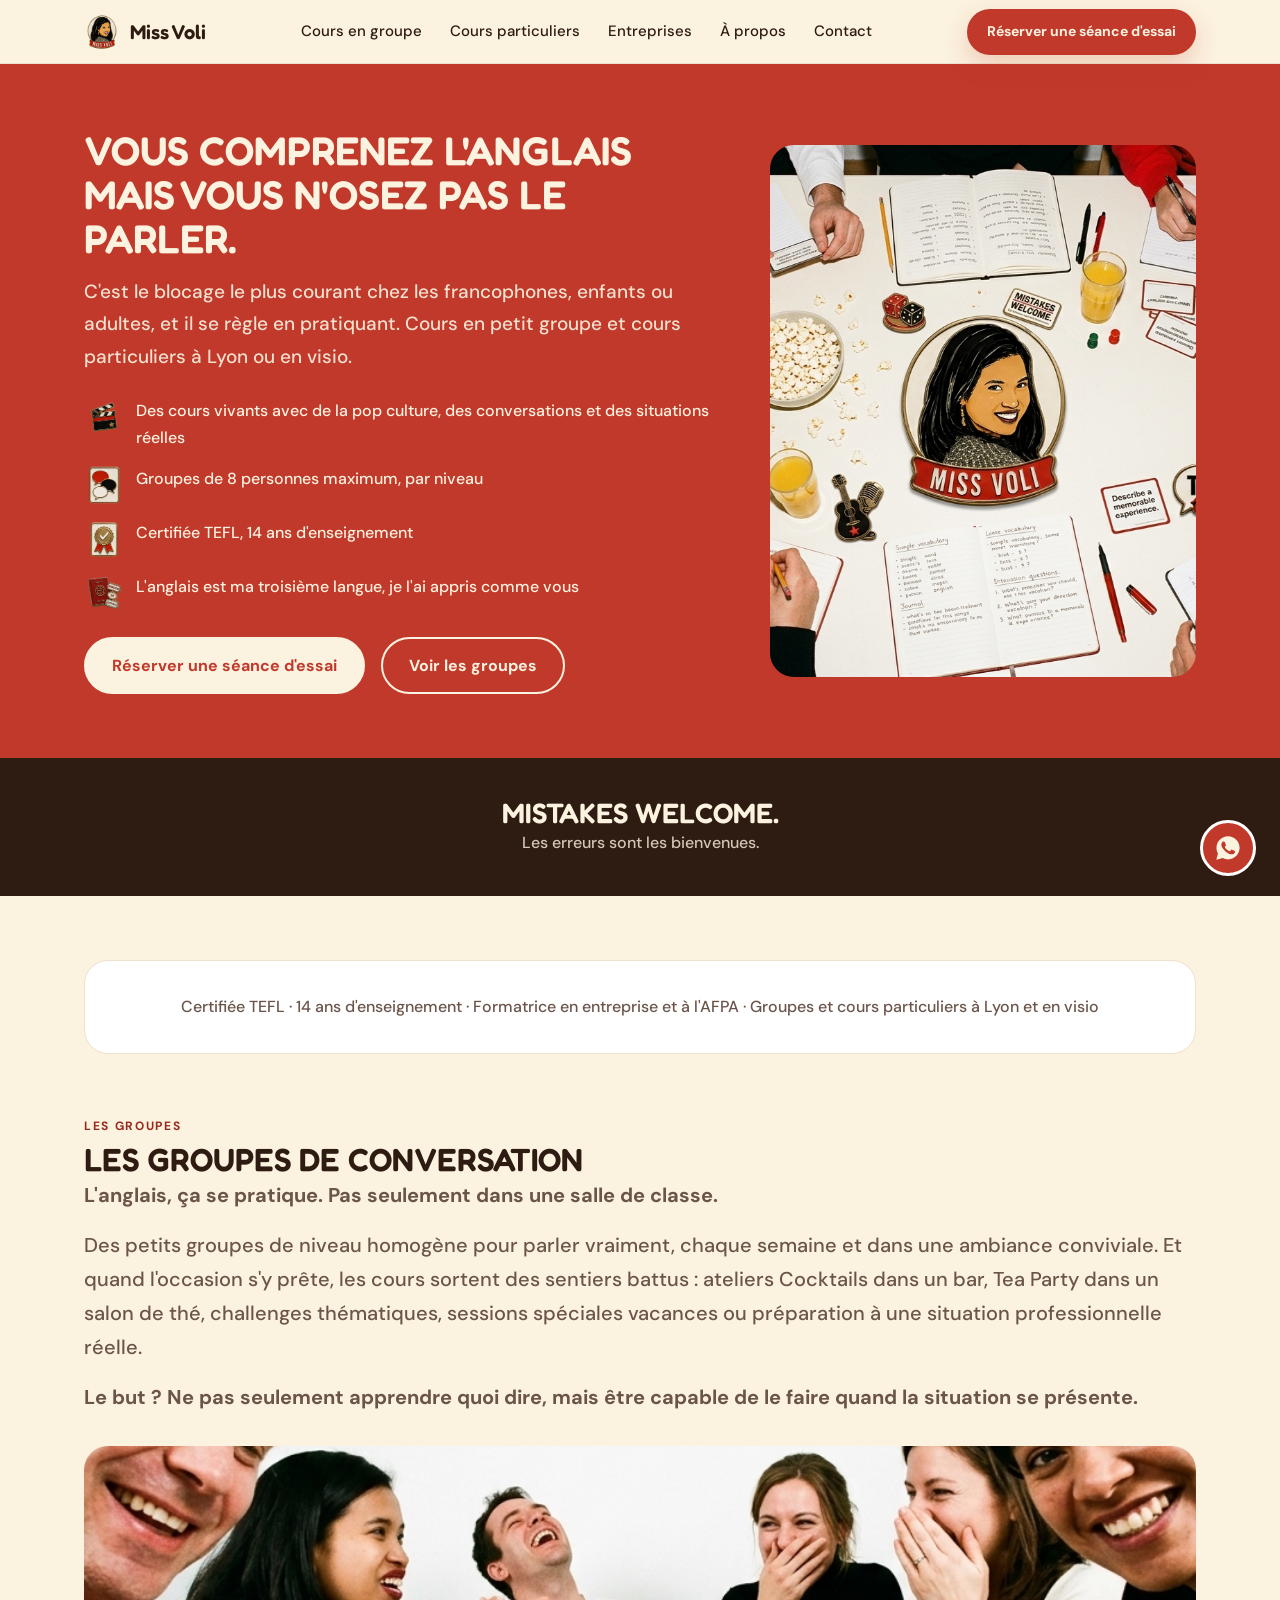
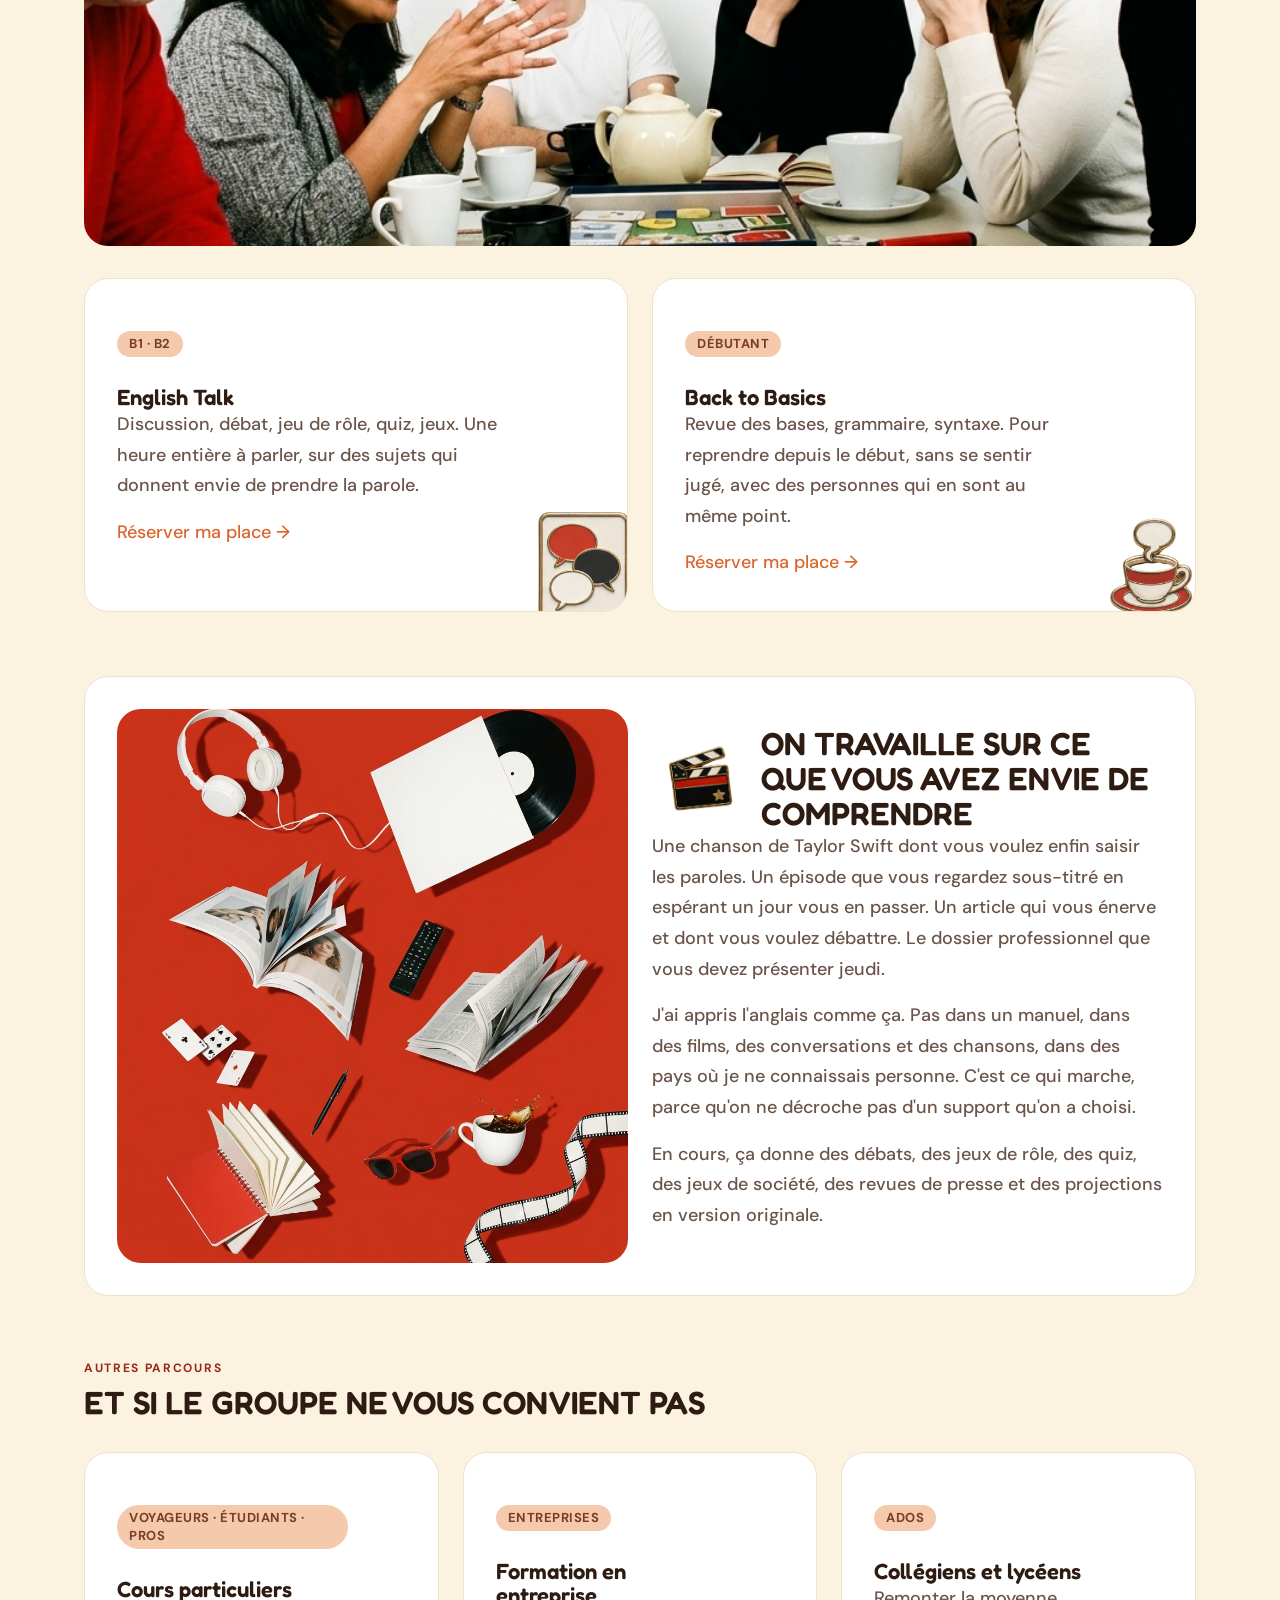
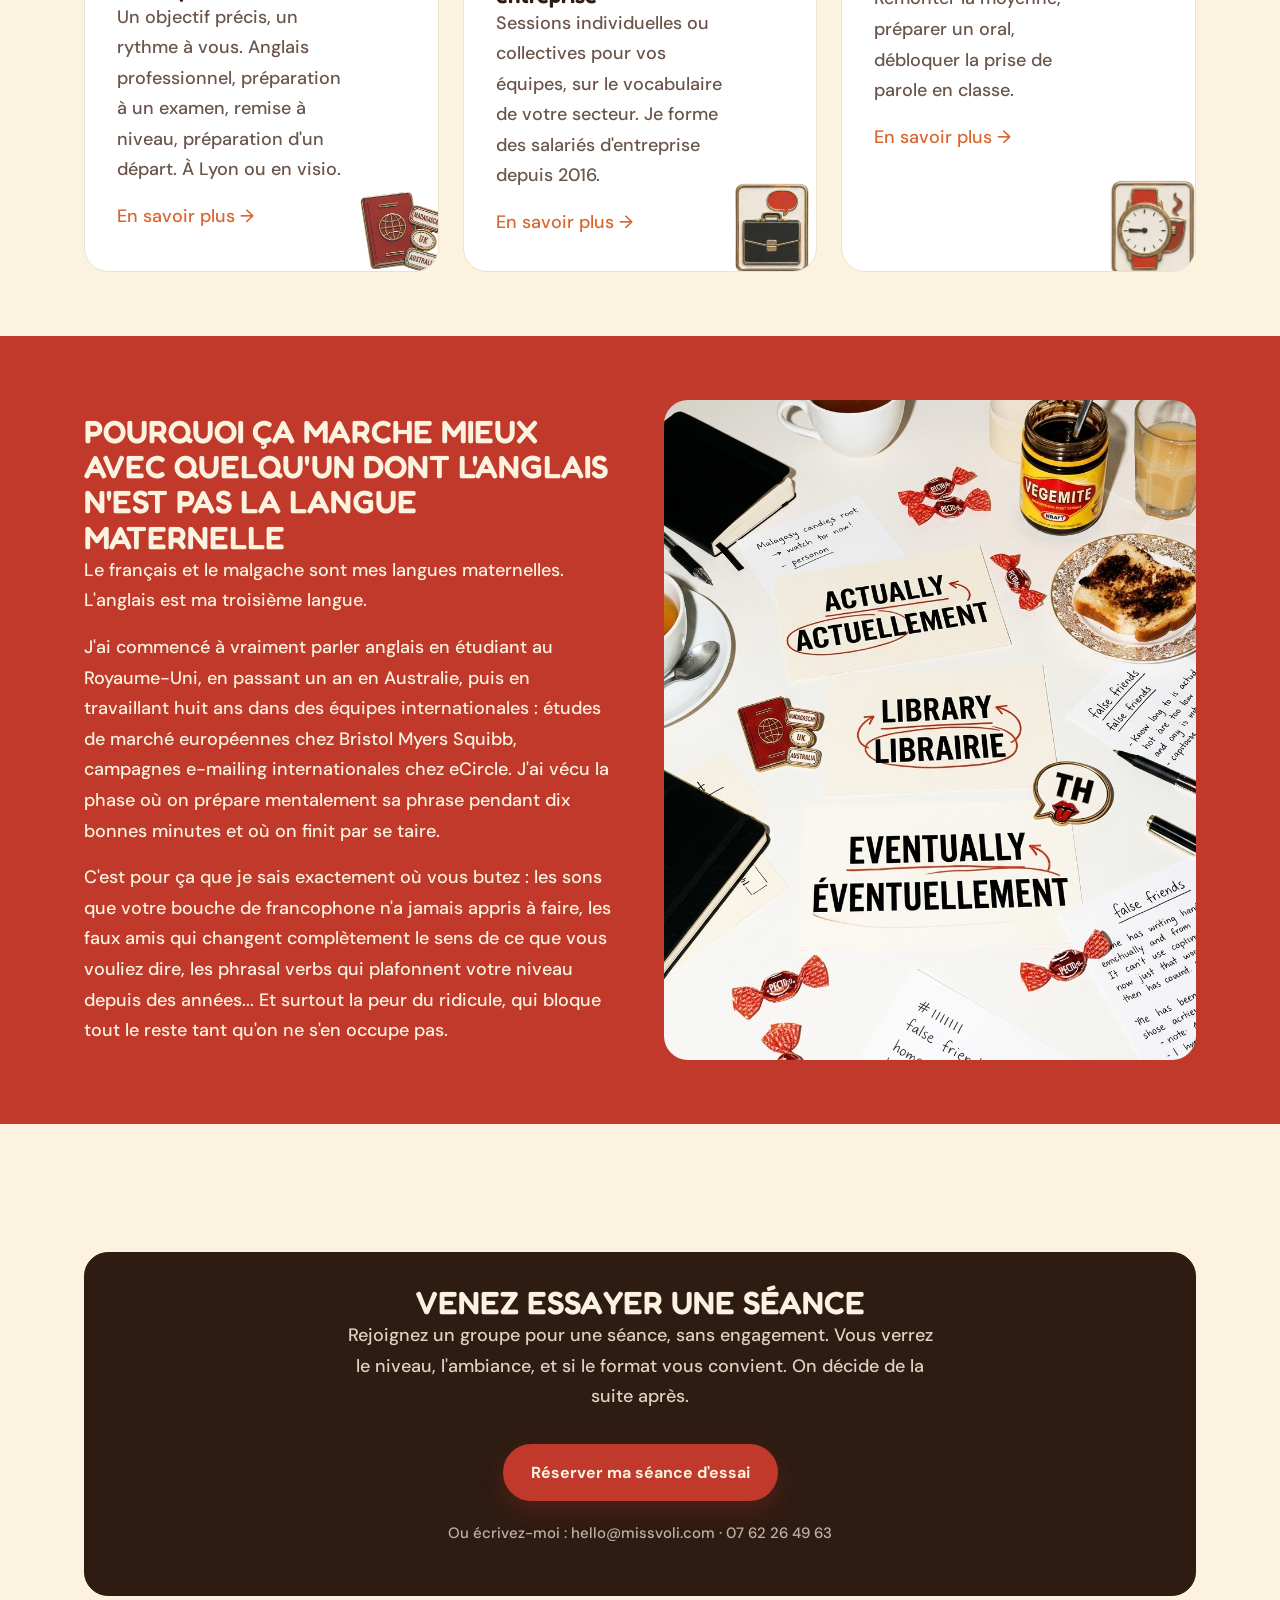
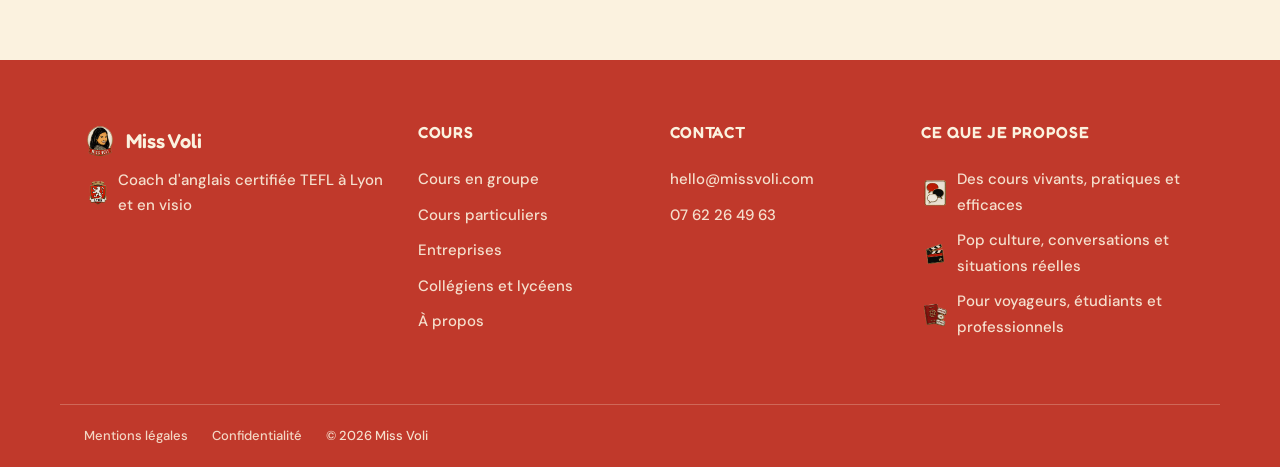
<file: index.html>
<!DOCTYPE html>
<html lang="fr">
<head>
<meta charset="UTF-8">
<meta name="viewport" content="width=device-width, initial-scale=1">
<title>Cours d'anglais pour adultes à Lyon et Caluire — Miss Voli</title>
<meta name="description" content="Cours de conversation en petit groupe à Caluire-et-Cuire et cours particuliers à Lyon. Coach certifiée TEFL, 14 ans d'expérience. Venez essayer une séance.">
<link rel="canonical" href="https://missvoli.com/">
<meta property="og:title" content="Cours d'anglais pour adultes à Lyon et Caluire — Miss Voli">
<meta property="og:description" content="Cours de conversation en petit groupe à Caluire-et-Cuire et cours particuliers à Lyon. Coach certifiée TEFL, 14 ans d'expérience.">
<meta property="og:type" content="website">
<meta property="og:url" content="https://missvoli.com/">
<meta name="twitter:card" content="summary">
<link rel="icon" href="favicon.svg" type="image/svg+xml">
<link rel="preconnect" href="https://fonts.googleapis.com">
<link rel="preconnect" href="https://fonts.gstatic.com" crossorigin>
<link rel="preload" as="style" href="https://fonts.googleapis.com/css2?family=Fredoka:wght@600;700&family=DM+Sans:wght@400;500;700&display=swap">
<link rel="stylesheet" href="https://fonts.googleapis.com/css2?family=Fredoka:wght@600;700&family=DM+Sans:wght@400;500;700&display=swap">
<link rel="stylesheet" href="css/style.css">
<script type="application/ld+json">
{"@context":"https://schema.org","@graph":[
{"@type":"LocalBusiness","name":"Miss Voli","image":"https://missvoli.com/img/portrait-miss-voli.webp","telephone":"+33762264963","email":"hello@missvoli.com","url":"https://missvoli.com","address":{"@type":"PostalAddress","streetAddress":"Hôtel Tribe, 16 rue de Margnolles","addressLocality":"Caluire-et-Cuire","postalCode":"69300","addressCountry":"FR"},"areaServed":"Lyon et son agglomération","priceRange":"€€","makesOffer":[{"@type":"Offer","name":"Cours d'anglais en groupe"},{"@type":"Offer","name":"Cours d'anglais particuliers"},{"@type":"Offer","name":"Formation en anglais en entreprise"}]},
{"@type":"Person","name":"Miss Voli","alternateName":"Volatiana Ratovelomanana","jobTitle":"Coach d'anglais certifiée TEFL","worksFor":{"@type":"LocalBusiness","name":"Miss Voli"}}
]}
</script>
</head>
<body>
<a class="skip-link" href="#main">Aller au contenu</a>

<header class="mv-header">
  <div class="mv-header__inner">
    <a href="index.html" class="mv-logo" aria-label="Miss Voli, accueil">
      <img src="img/pins/miss-voli.png" alt="" width="36" height="36">
      <span>Miss Voli</span>
    </a>
    <nav class="mv-nav" id="mv-nav" aria-label="Navigation principale">
      <a href="cours-en-groupe.html">Cours en groupe</a>
      <a href="cours-particuliers.html">Cours particuliers</a>
      <a href="entreprises.html">Entreprises</a>
      <a href="a-propos.html">À propos</a>
      <a href="contact.html">Contact</a>
    </nav>
    <div class="mv-header__actions">
      <a href="contact.html" class="mv-btn mv-btn--primary mv-btn--sm">Réserver une séance d'essai</a>
      <button class="mv-burger" id="mv-burger" aria-expanded="false" aria-controls="mv-nav" aria-label="Ouvrir le menu">
        <span></span><span></span><span></span>
      </button>
    </div>
  </div>
</header>

<main id="main">

<section class="mv-full-brand mv-hero">
  <div class="mv-hero__inner">
    <div>
      <h1>Vous comprenez l'anglais mais vous n'osez pas le parler.</h1>
      <p class="mv-lede">C'est le blocage le plus courant chez les francophones, enfants ou adultes, et il se règle en pratiquant. Cours en petit groupe et cours particuliers à Lyon ou en visio.</p>
      <ul class="mv-hero__points">
        <li><span class="mv-dot"><img src="img/pins/cinema.png" alt=""></span>Des cours vivants avec de la pop culture, des conversations et des situations réelles</li>
        <li><span class="mv-dot"><img src="img/pins/dialogues.png" alt=""></span>Groupes de 8 personnes maximum, par niveau</li>
        <li><span class="mv-dot"><img src="img/pins/diplome.png" alt=""></span>Certifiée TEFL, 14 ans d'enseignement</li>
        <li><span class="mv-dot"><img src="img/pins/globe-trotter.png" alt=""></span>L'anglais est ma troisième langue, je l'ai appris comme vous</li>
      </ul>
      <div class="mv-hero__actions">
        <a href="contact.html" class="mv-btn mv-btn--onbrand">Réserver une séance d'essai</a>
        <a href="cours-en-groupe.html" class="mv-btn mv-btn--secondary" style="color:var(--creme);border-color:var(--creme)">Voir les groupes</a>
      </div>
    </div>
    <div class="mv-hero__portrait">
      <img src="img/hero-groupe-pratique-45.jpg" alt="Groupe de pratique et discussion en anglais, Miss Voli" width="614" height="768" style="width:100%;height:100%;border-radius:var(--radius-lg);object-fit:cover">
    </div>
  </div>
</section>

<section class="mv-full-ink">
  <div class="mv-promise">
    <h2>Mistakes welcome.</h2>
    <p>Les erreurs sont les bienvenues.</p>
  </div>
</section>

<section class="section">
  <div class="container">
    <div class="mv-card" style="text-align:center">
      <p style="margin:0;font-size:16px;color:var(--encre-70)">Certifiée TEFL · 14 ans d'enseignement · Formatrice en entreprise et à l'AFPA · Groupes et cours particuliers à Lyon et en visio</p>
    </div>
  </div>
</section>

<section class="section" style="padding-top:0">
  <div class="container">
    <span class="mv-eyebrow">Les groupes</span>
    <h2>Les groupes de conversation</h2>
    <div class="mv-lede" style="max-width:none">
      <p><strong>L'anglais, ça se pratique. Pas seulement dans une salle de classe.</strong></p>
      <p>Des petits groupes de niveau homogène pour parler vraiment, chaque semaine et dans une ambiance conviviale. Et quand l'occasion s'y prête, les cours sortent des sentiers battus : ateliers Cocktails dans un bar, Tea Party dans un salon de thé, challenges thématiques, sessions spéciales vacances ou préparation à une situation professionnelle réelle.</p>
      <p><strong>Le but ? Ne pas seulement apprendre quoi dire, mais être capable de le faire quand la situation se présente.</strong></p>
    </div>
    <div style="border-radius:var(--radius-lg);overflow:hidden;margin-top:32px">
      <img src="img/ateliers-groupe.jpg" alt="Atelier de conversation en groupe, Miss Voli" width="928" height="1163" style="width:100%;height:auto;max-height:400px;object-fit:cover;display:block">
    </div>
    <div class="mv-grid-2" style="margin-top:32px">
      <article class="mv-card mv-card--service">
        <div class="mv-pin-circle"><img src="img/pins/dialogues.png" alt=""></div>
        <p class="mv-badge" style="margin-top:20px">B1 · B2</p>
        <h3 style="margin-top:12px">English Talk</h3>
        <p>Discussion, débat, jeu de rôle, quiz, jeux. Une heure entière à parler, sur des sujets qui donnent envie de prendre la parole.</p>
        <a href="contact.html">Réserver ma place <span class="mv-card-arrow">→</span></a>
      </article>
      <article class="mv-card mv-card--service">
        <div class="mv-pin-circle"><img src="img/pins/tea.png" alt=""></div>
        <p class="mv-badge" style="margin-top:20px">Débutant</p>
        <h3 style="margin-top:12px">Back to Basics</h3>
        <p>Revue des bases, grammaire, syntaxe. Pour reprendre depuis le début, sans se sentir jugé, avec des personnes qui en sont au même point.</p>
        <a href="contact.html">Réserver ma place <span class="mv-card-arrow">→</span></a>
      </article>
    </div>
    <!-- BLOC TARIFS - à activer après validation
         18 € la séance · 249 € le pack de 10 séances -->
  </div>
</section>

<section class="section" style="padding-top:0">
  <div class="container">
    <div class="mv-card mv-grid-2" style="align-items:center">
      <div style="border-radius:var(--radius-lg);overflow:hidden">
        <img src="img/pop-culture.jpg" alt="Objets de pop culture : vinyle, magazines, films, jeux de cartes" width="928" height="1152" style="width:532px;height:554px;object-fit:cover;display:block">
      </div>
      <div>
        <h2 style="display:flex;align-items:center;gap:12px"><img src="img/pins/cinema.png" alt="" width="40" height="40" style="width:97px;height:89px;flex-shrink:0">On travaille sur ce que vous avez envie de comprendre</h2>
        <p>Une chanson de Taylor Swift dont vous voulez enfin saisir les paroles. Un épisode que vous regardez sous-titré en espérant un jour vous en passer. Un article qui vous énerve et dont vous voulez débattre. Le dossier professionnel que vous devez présenter jeudi.</p>
        <p>J'ai appris l'anglais comme ça. Pas dans un manuel, dans des films, des conversations et des chansons, dans des pays où je ne connaissais personne. C'est ce qui marche, parce qu'on ne décroche pas d'un support qu'on a choisi.</p>
        <p>En cours, ça donne des débats, des jeux de rôle, des quiz, des jeux de société, des revues de presse et des projections en version originale.</p>
      </div>
    </div>
  </div>
</section>

<section class="section" style="padding-top:0">
  <div class="container">
    <span class="mv-eyebrow">Autres parcours</span>
    <h2>Et si le groupe ne vous convient pas</h2>
    <div class="mv-grid-3" style="margin-top:32px">
      <article class="mv-card mv-card--service">
        <div class="mv-pin-circle" style="width:104px;height:107px"><img src="img/pins/globe-trotter.png" alt="" style="align-self:auto;width:125px;height:106px"></div>
        <p class="mv-badge" style="margin-top:20px">Voyageurs · étudiants · pros</p>
        <h3 style="margin-top:12px">Cours particuliers</h3>
        <p>Un objectif précis, un rythme à vous. Anglais professionnel, préparation à un examen, remise à niveau, préparation d'un départ. À Lyon ou en visio.</p>
        <a href="cours-particuliers.html">En savoir plus <span class="mv-card-arrow">→</span></a>
      </article>
      <article class="mv-card mv-card--service">
        <div class="mv-pin-circle"><img src="img/pins/travail.png" alt="" style="width:102px;height:102px"></div>
        <p class="mv-badge" style="margin-top:20px">Entreprises</p>
        <h3 style="margin-top:12px">Formation en entreprise</h3>
        <p>Sessions individuelles ou collectives pour vos équipes, sur le vocabulaire de votre secteur. Je forme des salariés d'entreprise depuis 2016.</p>
        <a href="entreprises.html">En savoir plus <span class="mv-card-arrow">→</span></a>
      </article>
      <article class="mv-card mv-card--service">
        <div class="mv-pin-circle"><img src="img/pins/sessions.png" alt="" style="width:100px;height:100px"></div>
        <p class="mv-badge" style="margin-top:20px">Ados</p>
        <h3 style="margin-top:12px">Collégiens et lycéens</h3>
        <p>Remonter la moyenne, préparer un oral, débloquer la prise de parole en classe.</p>
        <a href="ados.html">En savoir plus <span class="mv-card-arrow">→</span></a>
      </article>
    </div>
  </div>
</section>

<section class="mv-full-brand section">
  <div class="container" style="max-width:1160px">
    <div class="mv-grid-2" style="align-items:center;gap:48px">
      <div>
        <h2>Pourquoi ça marche mieux avec quelqu'un dont l'anglais n'est pas la langue maternelle</h2>
        <p>Le français et le malgache sont mes langues maternelles. L'anglais est ma troisième langue.</p>
        <p>J'ai commencé à vraiment parler anglais en étudiant au Royaume-Uni, en passant un an en Australie, puis en travaillant huit ans dans des équipes internationales : études de marché européennes chez Bristol Myers Squibb, campagnes e-mailing internationales chez eCircle. J'ai vécu la phase où on prépare mentalement sa phrase pendant dix bonnes minutes et où on finit par se taire.</p>
        <p style="margin:0">C'est pour ça que je sais exactement où vous butez : les sons que votre bouche de francophone n'a jamais appris à faire, les faux amis qui changent complètement le sens de ce que vous vouliez dire, les phrasal verbs qui plafonnent votre niveau depuis des années... Et surtout la peur du ridicule, qui bloque tout le reste tant qu'on ne s'en occupe pas.</p>
      </div>
      <div style="border-radius:var(--radius-lg);overflow:hidden">
        <img src="img/methode-faux-amis.jpg" alt="Cartes de faux amis anglais-français et objets du quotidien" width="928" height="1152" style="width:100%;height:100%;object-fit:cover;display:block">
      </div>
    </div>
  </div>
</section>

<section class="section">
  <div class="container">
  </div>
</section>

<section class="section" style="padding-top:0">
  <div class="container">
    <div class="mv-card mv-card--ink" style="text-align:center">
      <h2 style="color:var(--creme)">Venez essayer une séance</h2>
      <p style="color:rgba(251,242,223,.85);max-width:600px;margin-inline:auto">Rejoignez un groupe pour une séance, sans engagement. Vous verrez le niveau, l'ambiance, et si le format vous convient. On décide de la suite après.</p>
      <a href="contact.html" class="mv-btn mv-btn--primary" style="margin-top:16px">Réserver ma séance d'essai</a>
      <p style="color:rgba(251,242,223,.7);margin-top:20px;font-size:15px">Ou écrivez-moi : hello@missvoli.com · 07 62 26 49 63</p>
    </div>
  </div>
</section>

</main>

<footer class="mv-footer">
  <div class="mv-footer__inner container">
    <div class="mv-footer__col">
      <div class="mv-logo mv-logo--white"><img src="img/pins/miss-voli.png" width="32" height="32" alt=""><span>Miss Voli</span></div>
      <p style="font-size:15px;display:flex;align-items:center;gap:6px"><img src="img/pins/lyon.png" alt="" width="28" height="28">Coach d'anglais certifiée TEFL à Lyon et en visio</p>
    </div>
    <div class="mv-footer__col">
      <h4>Cours</h4>
      <a href="cours-en-groupe.html">Cours en groupe</a>
      <a href="cours-particuliers.html">Cours particuliers</a>
      <a href="entreprises.html">Entreprises</a>
      <a href="ados.html">Collégiens et lycéens</a>
      <a href="a-propos.html">À propos</a>
    </div>
    <div class="mv-footer__col">
      <h4>Contact</h4>
      <a href="mailto:hello@missvoli.com">hello@missvoli.com</a>
      <a href="tel:+33762264963">07 62 26 49 63</a>
  
  </div>    <div class="mv-footer__col">
      <h4>Ce que je propose</h4>
      <p style="font-size:15px;display:flex;align-items:center;gap:8px;margin:0"><img src="img/pins/dialogues.png" alt="" width="28" height="28">Des cours vivants, pratiques et efficaces</p>
      <p style="font-size:15px;display:flex;align-items:center;gap:8px;margin:0"><img src="img/pins/cinema.png" alt="" width="28" height="28">Pop culture, conversations et situations réelles</p>
      <p style="font-size:15px;display:flex;align-items:center;gap:8px;margin:0"><img src="img/pins/globe-trotter.png" alt="" width="28" height="28">Pour voyageurs, étudiants et professionnels</p>
    </div>
  </div>
  <div class="mv-footer__bottom container">
    <a href="mentions-legales.html">Mentions légales</a>
    <a href="confidentialite.html">Confidentialité</a>
    <span>© 2026 Miss Voli</span>
  </div>
</footer>

<div class="mv-mobilebar">
  <a href="tel:+33762264963" class="mv-mobilebar__btn">Appeler</a>
  <a href="https://wa.me/33762264963?text=Bonjour%20Miss%20Voli%2C%20je%20vous%20%C3%A9cris%20depuis%20votre%20site." class="mv-mobilebar__btn mv-mobilebar__btn--whatsapp" target="_blank" rel="noopener">WhatsApp</a>
</div>

<div class="mv-whatsapp" id="mv-whatsapp">
  <div class="mv-whatsapp__bubble" id="mv-whatsapp-bubble" hidden>
    <button class="mv-whatsapp__close" id="mv-whatsapp-close" aria-label="Fermer la bulle">×</button>
    Une question&nbsp;? Écrivez-moi
  </div>
  <a href="https://wa.me/33762264963?text=Bonjour%20Miss%20Voli%2C%20je%20vous%20%C3%A9cris%20depuis%20votre%20site." target="_blank" rel="noopener" aria-label="Écrire à Miss Voli sur WhatsApp" class="mv-whatsapp__btn">
    <svg viewBox="0 0 24 24" fill="#FBF2DF" aria-hidden="true"><path d="M12.04 2C6.58 2 2.13 6.45 2.13 11.91c0 1.75.46 3.39 1.26 4.81L2 22l5.42-1.35a9.86 9.86 0 0 0 4.62 1.15h.01c5.46 0 9.9-4.45 9.9-9.91C21.95 6.45 17.5 2 12.04 2zm5.8 14.02c-.24.68-1.4 1.3-1.94 1.36-.5.06-1.14.09-1.83-.11-.42-.13-.96-.31-1.65-.61-2.9-1.25-4.79-4.17-4.94-4.36-.14-.2-1.18-1.57-1.18-3 0-1.42.75-2.12 1.01-2.41.27-.29.58-.36.78-.36.19 0 .39 0 .56.01.18.01.42-.07.65.5.24.58.82 2.01.89 2.16.07.15.12.32.02.51-.1.19-.15.31-.3.48-.14.16-.31.36-.44.49-.14.14-.29.29-.13.58.17.29.75 1.24 1.62 2.02 1.11 1 2.05 1.31 2.34 1.46.29.15.46.13.63-.05.17-.19.72-.83.91-1.12.19-.29.39-.24.65-.14.27.1 1.68.79 1.97.93.29.15.48.22.55.34.07.13.07.72-.17 1.4z"/></svg>
  </a>
</div>

<script src="js/app.js"></script>
</body>
</html>
</file>
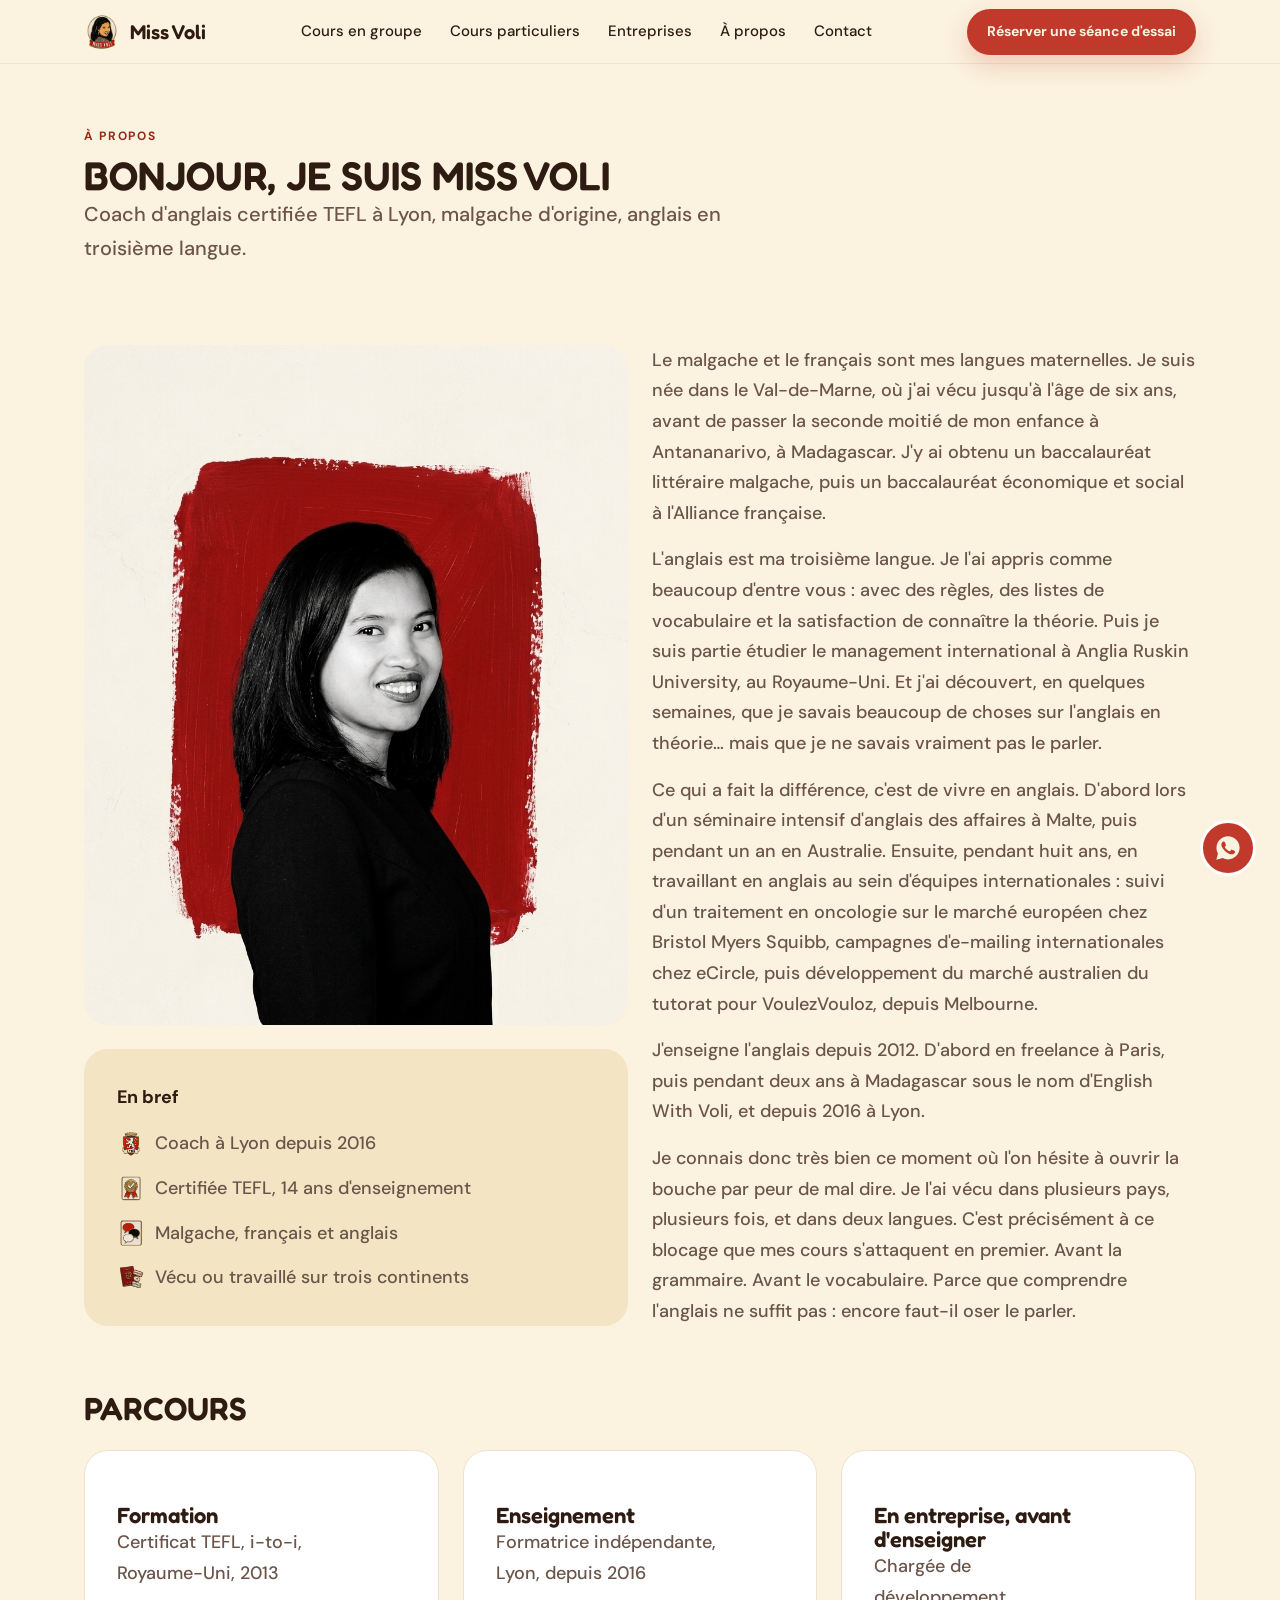
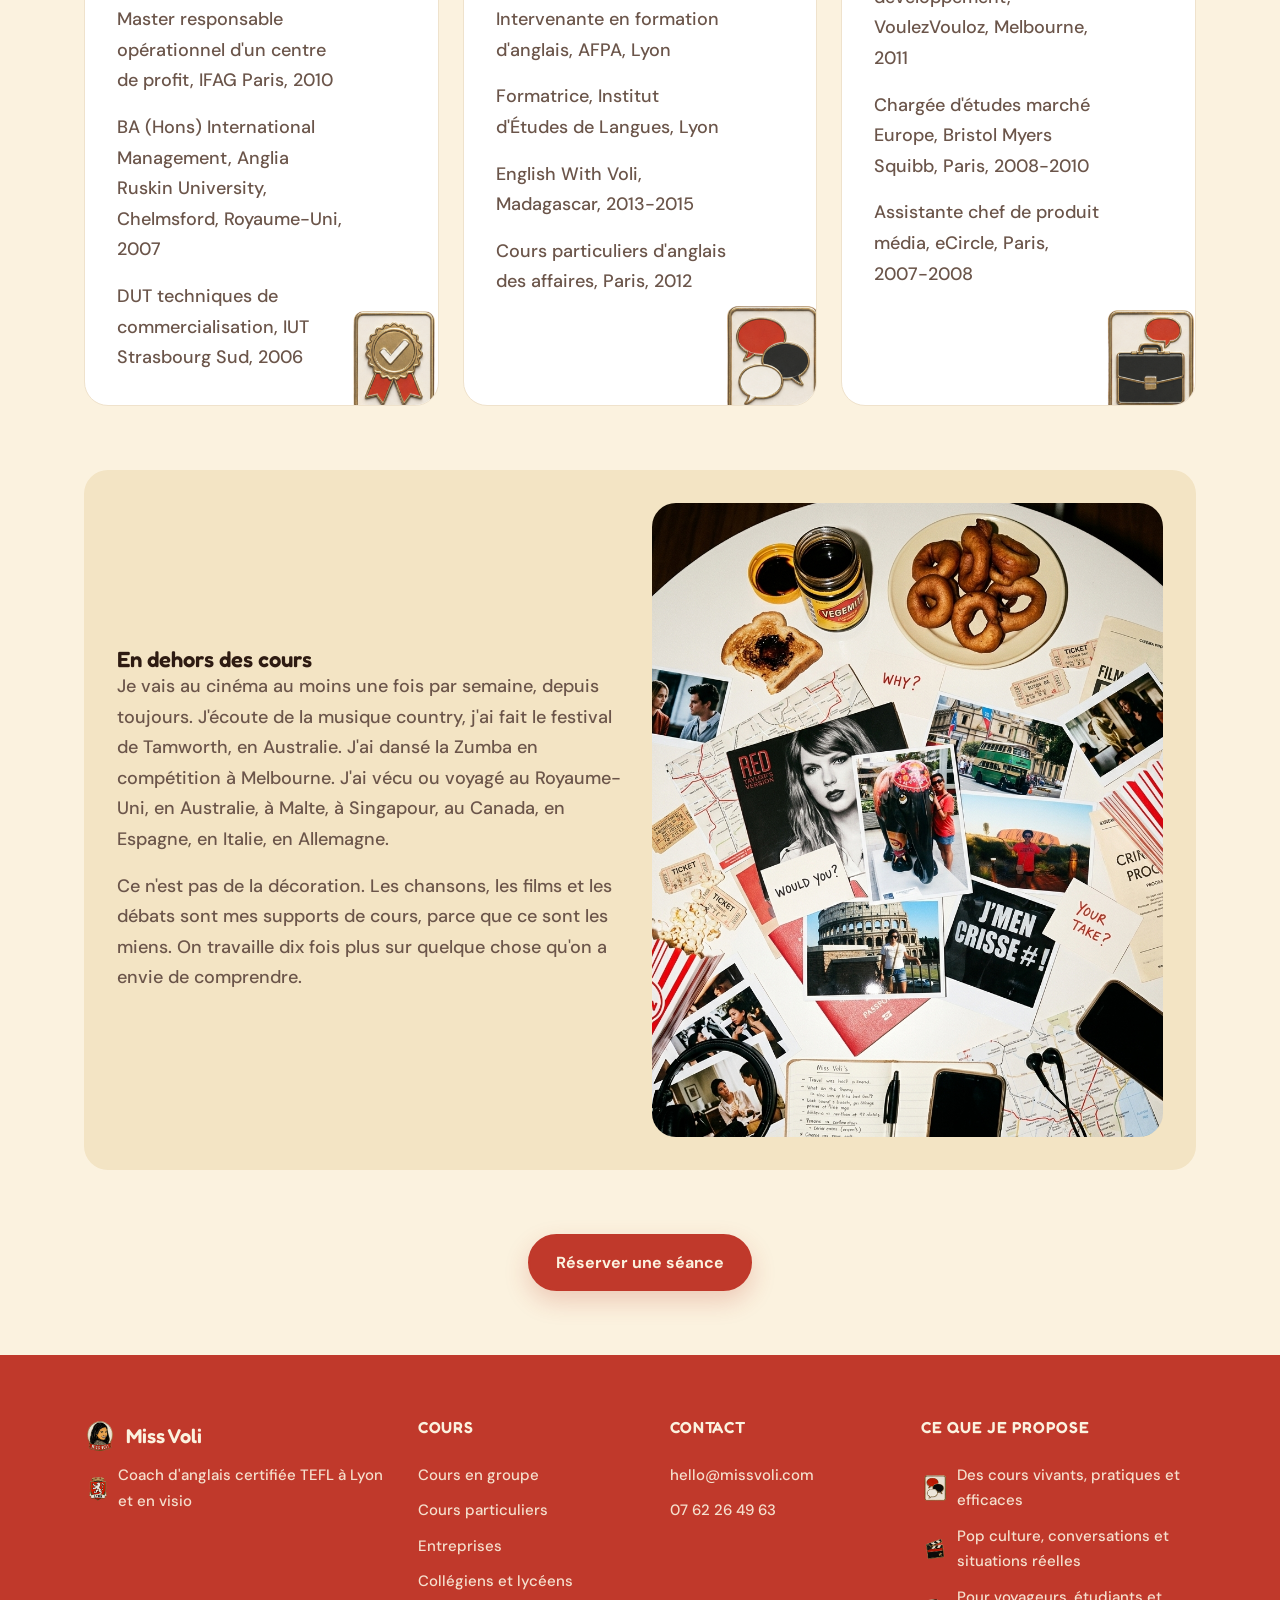
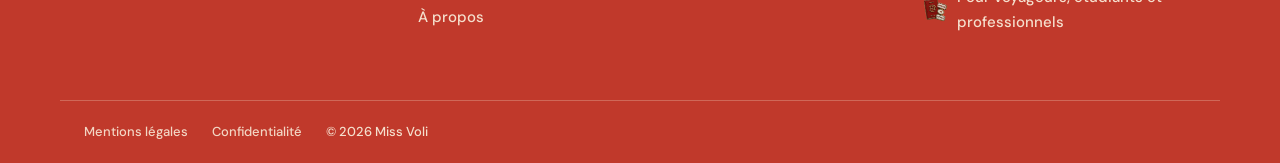
<file: a-propos.html>
<!DOCTYPE html>
<html lang="fr">
<head>
<meta charset="UTF-8">
<meta name="viewport" content="width=device-width, initial-scale=1">
<title>À propos de Miss Voli — coach d'anglais à Lyon</title>
<meta name="description" content="Malgache d'origine, anglais en troisième langue, 14 ans d'enseignement. Le parcours de Miss Voli, coach d'anglais certifiée TEFL à Lyon.">
<link rel="canonical" href="https://missvoli.com/a-propos">
<meta property="og:title" content="À propos de Miss Voli — coach d'anglais à Lyon">
<meta property="og:description" content="Malgache d'origine, anglais en troisième langue, 14 ans d'enseignement.">
<meta property="og:type" content="website">
<meta property="og:url" content="https://missvoli.com/a-propos">
<meta name="twitter:card" content="summary">
<link rel="icon" href="favicon.svg" type="image/svg+xml">
<link rel="preconnect" href="https://fonts.googleapis.com">
<link rel="preconnect" href="https://fonts.gstatic.com" crossorigin>
<link rel="preload" as="style" href="https://fonts.googleapis.com/css2?family=Fredoka:wght@600;700&family=DM+Sans:wght@400;500;700&display=swap">
<link rel="stylesheet" href="https://fonts.googleapis.com/css2?family=Fredoka:wght@600;700&family=DM+Sans:wght@400;500;700&display=swap">
<link rel="stylesheet" href="css/style.css">
</head>
<body>
<a class="skip-link" href="#main">Aller au contenu</a>

<header class="mv-header">
  <div class="mv-header__inner">
    <a href="index.html" class="mv-logo" aria-label="Miss Voli, accueil">
      <img src="img/pins/miss-voli.png" alt="" width="36" height="36">
      <span>Miss Voli</span>
    </a>
    <nav class="mv-nav" id="mv-nav" aria-label="Navigation principale">
      <a href="cours-en-groupe.html">Cours en groupe</a>
      <a href="cours-particuliers.html">Cours particuliers</a>
      <a href="entreprises.html">Entreprises</a>
      <a href="a-propos.html">À propos</a>
      <a href="contact.html">Contact</a>
    </nav>
    <div class="mv-header__actions">
      <a href="contact.html" class="mv-btn mv-btn--primary mv-btn--sm">Réserver une séance d'essai</a>
      <button class="mv-burger" id="mv-burger" aria-expanded="false" aria-controls="mv-nav" aria-label="Ouvrir le menu">
        <span></span><span></span><span></span>
      </button>
    </div>
  </div>
</header>

<main id="main">

<section class="section" style="padding-bottom:0">
  <div class="container">
    <span class="mv-eyebrow">À propos</span>
    <h1>Bonjour, je suis Miss Voli</h1>
    <p class="mv-lede">Coach d'anglais certifiée TEFL à Lyon, malgache d'origine, anglais en troisième langue.</p>
  </div>
</section>

<section class="section">
  <div class="container">
    <div class="mv-grid-2" style="align-items:start">
      <div>
        <div style="aspect-ratio:4/5;border-radius:var(--radius-lg);overflow:hidden"><img src="img/a-propos-portrait.jpg" alt="Portrait de Miss Voli" style="width:100%;height:100%;object-fit:cover;display:block"></div>
        <div class="mv-card mv-card--cream" style="margin-top:24px">
          <p style="margin:0 0 16px;font-weight:700;color:var(--encre)">En bref</p>
          <p style="display:flex;align-items:center;gap:10px;margin:0 0 14px"><img src="img/pins/lyon.png" alt="" width="28" height="28">Coach à Lyon depuis 2016</p>
          <p style="display:flex;align-items:center;gap:10px;margin:0 0 14px"><img src="img/pins/diplome.png" alt="" width="28" height="28">Certifiée TEFL, 14 ans d'enseignement</p>
          <p style="display:flex;align-items:center;gap:10px;margin:0 0 14px"><img src="img/pins/dialogues.png" alt="" width="28" height="28">Malgache, français et anglais</p>
          <p style="display:flex;align-items:center;gap:10px;margin:0"><img src="img/pins/globe-trotter.png" alt="" width="28" height="28">Vécu ou travaillé sur trois continents</p>
        </div>
      </div>
      <div>
        <p>Le malgache et le français sont mes langues maternelles. Je suis née dans le Val-de-Marne, où j'ai vécu jusqu'à l'âge de six ans, avant de passer la seconde moitié de mon enfance à Antananarivo, à Madagascar. J'y ai obtenu un baccalauréat littéraire malgache, puis un baccalauréat économique et social à l'Alliance française.</p>
        <p>L'anglais est ma troisième langue. Je l'ai appris comme beaucoup d'entre vous : avec des règles, des listes de vocabulaire et la satisfaction de connaître la théorie. Puis je suis partie étudier le management international à Anglia Ruskin University, au Royaume-Uni. Et j'ai découvert, en quelques semaines, que je savais beaucoup de choses sur l'anglais en théorie… mais que je ne savais vraiment pas le parler.</p>
        <p>Ce qui a fait la différence, c'est de vivre en anglais. D'abord lors d'un séminaire intensif d'anglais des affaires à Malte, puis pendant un an en Australie. Ensuite, pendant huit ans, en travaillant en anglais au sein d'équipes internationales : suivi d'un traitement en oncologie sur le marché européen chez Bristol Myers Squibb, campagnes d'e-mailing internationales chez eCircle, puis développement du marché australien du tutorat pour VoulezVouloz, depuis Melbourne.</p>
        <p>J'enseigne l'anglais depuis 2012. D'abord en freelance à Paris, puis pendant deux ans à Madagascar sous le nom d'English With Voli, et depuis 2016 à Lyon.</p>
        <p style="margin:0">Je connais donc très bien ce moment où l'on hésite à ouvrir la bouche par peur de mal dire. Je l'ai vécu dans plusieurs pays, plusieurs fois, et dans deux langues. C'est précisément à ce blocage que mes cours s'attaquent en premier. Avant la grammaire. Avant le vocabulaire. Parce que comprendre l'anglais ne suffit pas : encore faut-il oser le parler.</p>
      </div>
    </div>
  </div>
</section>

<section class="section" style="padding-top:0">
  <div class="container">
    <h2>Parcours</h2>
    <div class="mv-grid-3" style="margin-top:24px">
      <article class="mv-card mv-card--service">
        <div class="mv-pin-circle"><img src="img/pins/diplome.png" alt=""></div>
        <h3 style="margin-top:20px">Formation</h3>
        <p>Certificat TEFL, i-to-i, Royaume-Uni, 2013</p>
        <p>Master responsable opérationnel d'un centre de profit, IFAG Paris, 2010</p>
        <p>BA (Hons) International Management, Anglia Ruskin University, Chelmsford, Royaume-Uni, 2007</p>
        <p style="margin:0">DUT techniques de commercialisation, IUT Strasbourg Sud, 2006</p>
      </article>
      <article class="mv-card mv-card--service">
        <div class="mv-pin-circle"><img src="img/pins/dialogues.png" alt=""></div>
        <h3 style="margin-top:20px">Enseignement</h3>
        <p>Formatrice indépendante, Lyon, depuis 2016</p>
        <p>Intervenante en formation d'anglais, AFPA, Lyon</p>
        <p>Formatrice, Institut d'Études de Langues, Lyon</p>
        <p>English With Voli, Madagascar, 2013-2015</p>
        <p style="margin:0">Cours particuliers d'anglais des affaires, Paris, 2012</p>
      </article>
      <article class="mv-card mv-card--service">
        <div class="mv-pin-circle"><img src="img/pins/travail.png" alt=""></div>
        <h3 style="margin-top:20px">En entreprise, avant d'enseigner</h3>
        <p>Chargée de développement, VoulezVouloz, Melbourne, 2011</p>
        <p>Chargée d'études marché Europe, Bristol Myers Squibb, Paris, 2008-2010</p>
        <p style="margin:0">Assistante chef de produit média, eCircle, Paris, 2007-2008</p>
      </article>
    </div>
  </div>
</section>

<section class="section" style="padding-top:0">
  <div class="container">
    <div class="mv-card mv-card--cream mv-grid-2" style="align-items:center">
      <div>
        <h3>En dehors des cours</h3>
        <p>Je vais au cinéma au moins une fois par semaine, depuis toujours. J'écoute de la musique country, j'ai fait le festival de Tamworth, en Australie. J'ai dansé la Zumba en compétition à Melbourne. J'ai vécu ou voyagé au Royaume-Uni, en Australie, à Malte, à Singapour, au Canada, en Espagne, en Italie, en Allemagne.</p>
        <p style="margin:0">Ce n'est pas de la décoration. Les chansons, les films et les débats sont mes supports de cours, parce que ce sont les miens. On travaille dix fois plus sur quelque chose qu'on a envie de comprendre.</p>
      </div>
      <div style="border-radius:var(--radius-lg);overflow:hidden"><img src="img/a-propos-en-dehors.jpg" alt="Souvenirs de voyage et de pop culture : Taylor Swift, cinéma, tickets, cartes postales" style="width:100%;height:100%;object-fit:cover;display:block"></div>
    </div>
  </div>
</section>

<section class="section" style="padding-top:0">
  <div class="container" style="text-align:center">
    <a href="contact.html" class="mv-btn mv-btn--primary">Réserver une séance</a>
  </div>
</section>

</main>

<footer class="mv-footer">
  <div class="mv-footer__inner container">
    <div class="mv-footer__col">
      <div class="mv-logo mv-logo--white"><img src="img/pins/miss-voli.png" width="32" height="32" alt=""><span>Miss Voli</span></div>
      <p style="font-size:15px;display:flex;align-items:center;gap:6px"><img src="img/pins/lyon.png" alt="" width="28" height="28">Coach d'anglais certifiée TEFL à Lyon et en visio</p>
    </div>
    <div class="mv-footer__col">
      <h4>Cours</h4>
      <a href="cours-en-groupe.html">Cours en groupe</a>
      <a href="cours-particuliers.html">Cours particuliers</a>
      <a href="entreprises.html">Entreprises</a>
      <a href="ados.html">Collégiens et lycéens</a>
      <a href="a-propos.html">À propos</a>
    </div>
    <div class="mv-footer__col">
      <h4>Contact</h4>
      <a href="mailto:hello@missvoli.com">hello@missvoli.com</a>
      <a href="tel:+33762264963">07 62 26 49 63</a>
  
  </div>    <div class="mv-footer__col">
      <h4>Ce que je propose</h4>
      <p style="font-size:15px;display:flex;align-items:center;gap:8px;margin:0"><img src="img/pins/dialogues.png" alt="" width="28" height="28">Des cours vivants, pratiques et efficaces</p>
      <p style="font-size:15px;display:flex;align-items:center;gap:8px;margin:0"><img src="img/pins/cinema.png" alt="" width="28" height="28">Pop culture, conversations et situations réelles</p>
      <p style="font-size:15px;display:flex;align-items:center;gap:8px;margin:0"><img src="img/pins/globe-trotter.png" alt="" width="28" height="28">Pour voyageurs, étudiants et professionnels</p>
    </div>
  </div>
  <div class="mv-footer__bottom container">
    <a href="mentions-legales.html">Mentions légales</a>
    <a href="confidentialite.html">Confidentialité</a>
    <span>© 2026 Miss Voli</span>
  </div>
</footer>

<div class="mv-mobilebar">
  <a href="tel:+33762264963" class="mv-mobilebar__btn">Appeler</a>
  <a href="https://wa.me/33762264963?text=Bonjour%20Miss%20Voli%2C%20je%20vous%20%C3%A9cris%20depuis%20votre%20site." class="mv-mobilebar__btn mv-mobilebar__btn--whatsapp" target="_blank" rel="noopener">WhatsApp</a>
</div>

<div class="mv-whatsapp" id="mv-whatsapp">
  <div class="mv-whatsapp__bubble" id="mv-whatsapp-bubble" hidden>
    <button class="mv-whatsapp__close" id="mv-whatsapp-close" aria-label="Fermer la bulle">×</button>
    Une question&nbsp;? Écrivez-moi
  </div>
  <a href="https://wa.me/33762264963?text=Bonjour%20Miss%20Voli%2C%20je%20vous%20%C3%A9cris%20depuis%20votre%20site." target="_blank" rel="noopener" aria-label="Écrire à Miss Voli sur WhatsApp" class="mv-whatsapp__btn">
    <svg viewBox="0 0 24 24" fill="#FBF2DF" aria-hidden="true"><path d="M12.04 2C6.58 2 2.13 6.45 2.13 11.91c0 1.75.46 3.39 1.26 4.81L2 22l5.42-1.35a9.86 9.86 0 0 0 4.62 1.15h.01c5.46 0 9.9-4.45 9.9-9.91C21.95 6.45 17.5 2 12.04 2zm5.8 14.02c-.24.68-1.4 1.3-1.94 1.36-.5.06-1.14.09-1.83-.11-.42-.13-.96-.31-1.65-.61-2.9-1.25-4.79-4.17-4.94-4.36-.14-.2-1.18-1.57-1.18-3 0-1.42.75-2.12 1.01-2.41.27-.29.58-.36.78-.36.19 0 .39 0 .56.01.18.01.42-.07.65.5.24.58.82 2.01.89 2.16.07.15.12.32.02.51-.1.19-.15.31-.3.48-.14.16-.31.36-.44.49-.14.14-.29.29-.13.58.17.29.75 1.24 1.62 2.02 1.11 1 2.05 1.31 2.34 1.46.29.15.46.13.63-.05.17-.19.72-.83.91-1.12.19-.29.39-.24.65-.14.27.1 1.68.79 1.97.93.29.15.48.22.55.34.07.13.07.72-.17 1.4z"/></svg>
  </a>
</div>

<script src="js/app.js"></script>
</body>
</html>
</file>
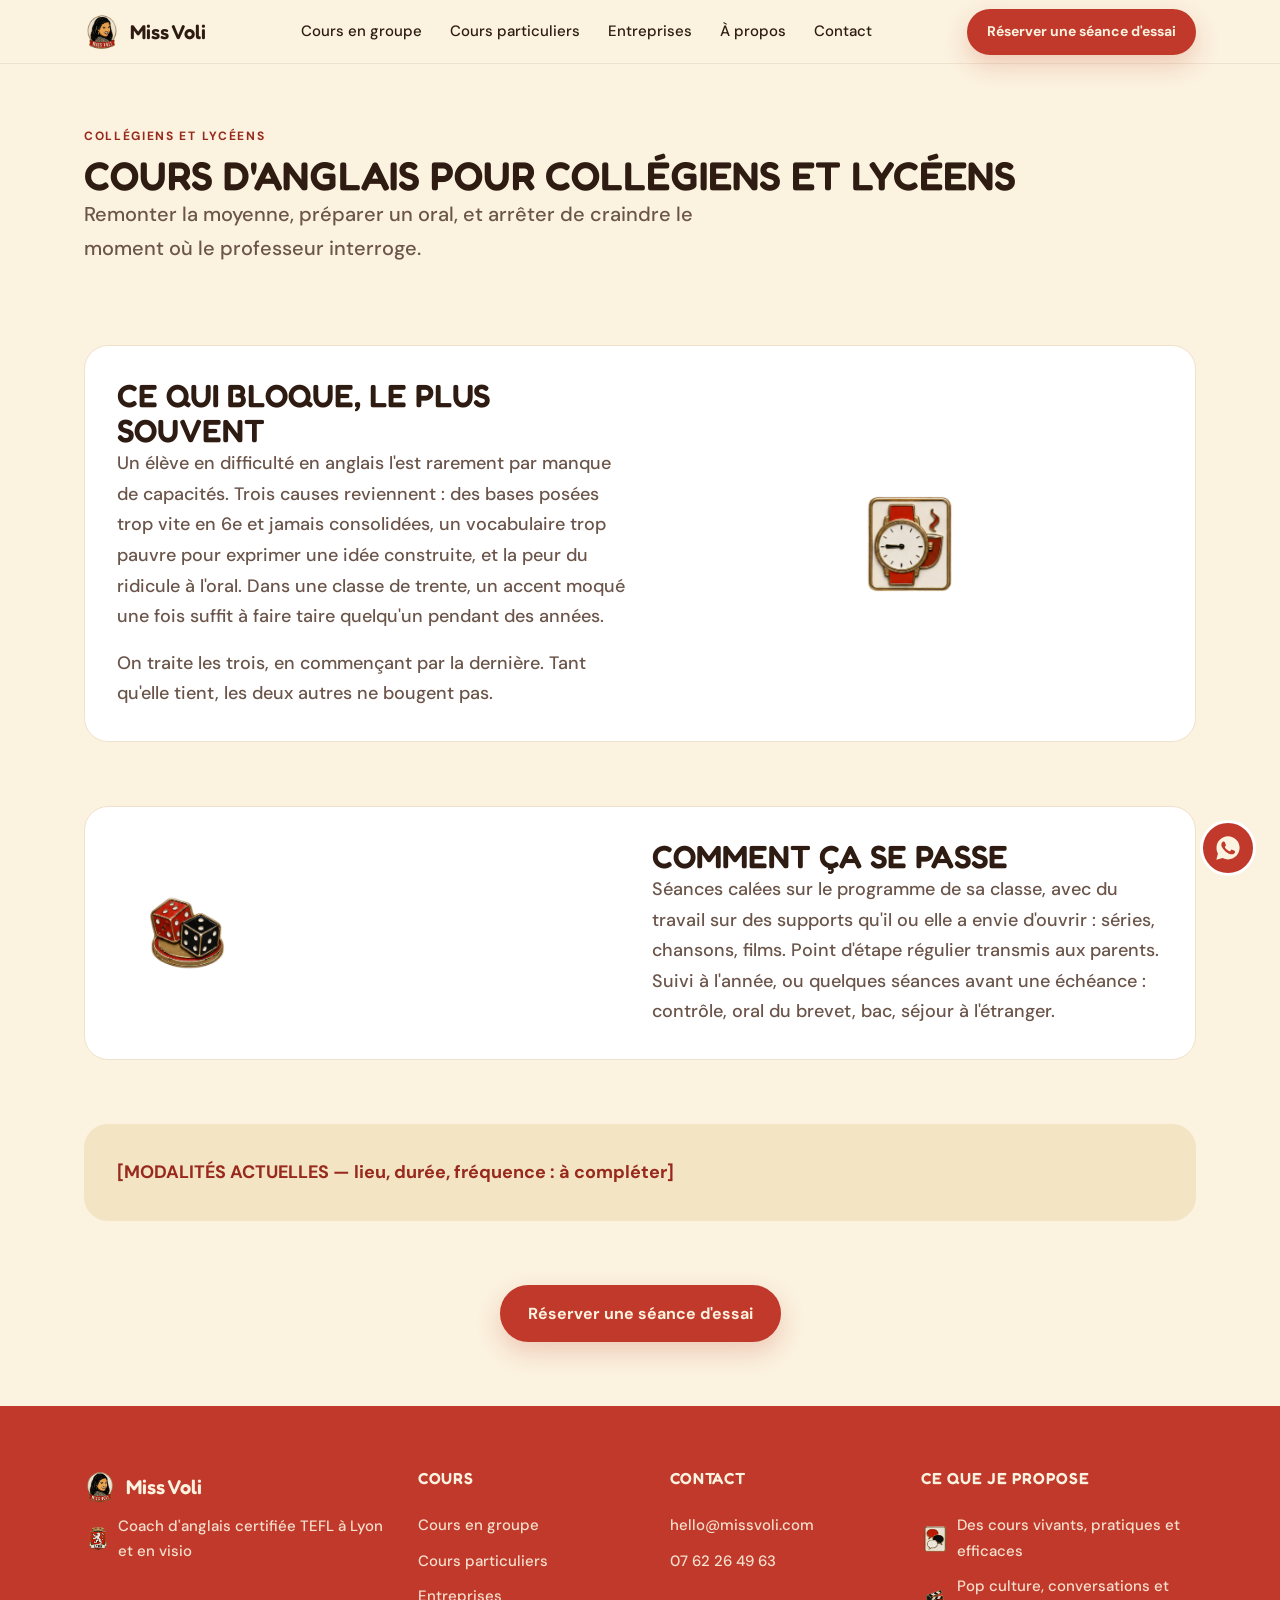
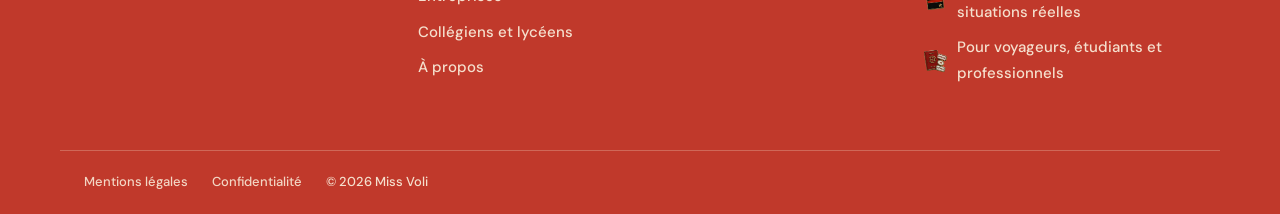
<file: ados.html>
<!DOCTYPE html>
<html lang="fr">
<head>
<meta charset="UTF-8">
<meta name="viewport" content="width=device-width, initial-scale=1">
<title>Cours d'anglais pour collégiens et lycéens — Miss Voli</title>
<meta name="description" content="Remonter la moyenne, préparer un oral, débloquer la prise de parole. Cours d'anglais pour collégiens et lycéens à Lyon.">
<link rel="canonical" href="https://missvoli.com/ados">
<meta property="og:title" content="Cours d'anglais pour collégiens et lycéens — Miss Voli">
<meta property="og:description" content="Remonter la moyenne, préparer un oral, débloquer la prise de parole en classe.">
<meta property="og:type" content="website">
<meta property="og:url" content="https://missvoli.com/ados">
<meta name="twitter:card" content="summary">
<link rel="icon" href="favicon.svg" type="image/svg+xml">
<link rel="preconnect" href="https://fonts.googleapis.com">
<link rel="preconnect" href="https://fonts.gstatic.com" crossorigin>
<link rel="preload" as="style" href="https://fonts.googleapis.com/css2?family=Fredoka:wght@600;700&family=DM+Sans:wght@400;500;700&display=swap">
<link rel="stylesheet" href="https://fonts.googleapis.com/css2?family=Fredoka:wght@600;700&family=DM+Sans:wght@400;500;700&display=swap">
<link rel="stylesheet" href="css/style.css">
</head>
<body>
<a class="skip-link" href="#main">Aller au contenu</a>

<header class="mv-header">
  <div class="mv-header__inner">
    <a href="index.html" class="mv-logo" aria-label="Miss Voli, accueil">
      <img src="img/pins/miss-voli.png" alt="" width="36" height="36">
      <span>Miss Voli</span>
    </a>
    <nav class="mv-nav" id="mv-nav" aria-label="Navigation principale">
      <a href="cours-en-groupe.html">Cours en groupe</a>
      <a href="cours-particuliers.html">Cours particuliers</a>
      <a href="entreprises.html">Entreprises</a>
      <a href="a-propos.html">À propos</a>
      <a href="contact.html">Contact</a>
    </nav>
    <div class="mv-header__actions">
      <a href="contact.html" class="mv-btn mv-btn--primary mv-btn--sm">Réserver une séance d'essai</a>
      <button class="mv-burger" id="mv-burger" aria-expanded="false" aria-controls="mv-nav" aria-label="Ouvrir le menu">
        <span></span><span></span><span></span>
      </button>
    </div>
  </div>
</header>

<main id="main">

<section class="section" style="padding-bottom:0">
  <div class="container">
    <span class="mv-eyebrow">Collégiens et lycéens</span>
    <h1>Cours d'anglais pour collégiens et lycéens</h1>
    <p class="mv-lede">Remonter la moyenne, préparer un oral, et arrêter de craindre le moment où le professeur interroge.</p>
  </div>
</section>

<section class="section">
  <div class="container">
    <div class="mv-card mv-grid-2" style="align-items:center">
      <div>
        <h2>Ce qui bloque, le plus souvent</h2>
        <p>Un élève en difficulté en anglais l'est rarement par manque de capacités. Trois causes reviennent : des bases posées trop vite en 6e et jamais consolidées, un vocabulaire trop pauvre pour exprimer une idée construite, et la peur du ridicule à l'oral. Dans une classe de trente, un accent moqué une fois suffit à faire taire quelqu'un pendant des années.</p>
        <p style="margin:0">On traite les trois, en commençant par la dernière. Tant qu'elle tient, les deux autres ne bougent pas.</p>
      </div>
      <div class="mv-pin-circle" style="width:160px;height:160px;justify-self:center"><img src="img/pins/sessions.png" alt="" style="width:100px;height:100px"></div>
    </div>
  </div>
</section>

<section class="section" style="padding-top:0">
  <div class="container">
    <div class="mv-card mv-grid-2" style="align-items:center">
      <div class="mv-pin-circle" style="width:140px;height:140px;justify-self:start"><img src="img/pins/jeux.png" alt="" style="width:88px;height:88px"></div>
      <div>
        <h2>Comment ça se passe</h2>
        <p style="margin:0">Séances calées sur le programme de sa classe, avec du travail sur des supports qu'il ou elle a envie d'ouvrir : séries, chansons, films. Point d'étape régulier transmis aux parents. Suivi à l'année, ou quelques séances avant une échéance : contrôle, oral du brevet, bac, séjour à l'étranger.</p>
      </div>
    </div>
  </div>
</section>

<section class="section" style="padding-top:0">
  <div class="container">
    <div class="mv-card mv-card--cream">
      <p style="margin:0;font-weight:700;color:var(--rouge-dark)">[MODALITÉS ACTUELLES — lieu, durée, fréquence : à compléter]</p>
    </div>
  </div>
</section>

<section class="section" style="padding-top:0">
  <div class="container" style="text-align:center">
    <a href="contact.html" class="mv-btn mv-btn--primary">Réserver une séance d'essai</a>
  </div>
</section>

</main>

<footer class="mv-footer">
  <div class="mv-footer__inner container">
    <div class="mv-footer__col">
      <div class="mv-logo mv-logo--white"><img src="img/pins/miss-voli.png" width="32" height="32" alt=""><span>Miss Voli</span></div>
      <p style="font-size:15px;display:flex;align-items:center;gap:6px"><img src="img/pins/lyon.png" alt="" width="28" height="28">Coach d'anglais certifiée TEFL à Lyon et en visio</p>
    </div>
    <div class="mv-footer__col">
      <h4>Cours</h4>
      <a href="cours-en-groupe.html">Cours en groupe</a>
      <a href="cours-particuliers.html">Cours particuliers</a>
      <a href="entreprises.html">Entreprises</a>
      <a href="ados.html">Collégiens et lycéens</a>
      <a href="a-propos.html">À propos</a>
    </div>
    <div class="mv-footer__col">
      <h4>Contact</h4>
      <a href="mailto:hello@missvoli.com">hello@missvoli.com</a>
      <a href="tel:+33762264963">07 62 26 49 63</a>
  
  </div>    <div class="mv-footer__col">
      <h4>Ce que je propose</h4>
      <p style="font-size:15px;display:flex;align-items:center;gap:8px;margin:0"><img src="img/pins/dialogues.png" alt="" width="28" height="28">Des cours vivants, pratiques et efficaces</p>
      <p style="font-size:15px;display:flex;align-items:center;gap:8px;margin:0"><img src="img/pins/cinema.png" alt="" width="28" height="28">Pop culture, conversations et situations réelles</p>
      <p style="font-size:15px;display:flex;align-items:center;gap:8px;margin:0"><img src="img/pins/globe-trotter.png" alt="" width="28" height="28">Pour voyageurs, étudiants et professionnels</p>
    </div>
  </div>
  <div class="mv-footer__bottom container">
    <a href="mentions-legales.html">Mentions légales</a>
    <a href="confidentialite.html">Confidentialité</a>
    <span>© 2026 Miss Voli</span>
  </div>
</footer>

<div class="mv-mobilebar">
  <a href="tel:+33762264963" class="mv-mobilebar__btn">Appeler</a>
  <a href="https://wa.me/33762264963?text=Bonjour%20Miss%20Voli%2C%20je%20vous%20%C3%A9cris%20depuis%20votre%20site." class="mv-mobilebar__btn mv-mobilebar__btn--whatsapp" target="_blank" rel="noopener">WhatsApp</a>
</div>

<div class="mv-whatsapp" id="mv-whatsapp">
  <div class="mv-whatsapp__bubble" id="mv-whatsapp-bubble" hidden>
    <button class="mv-whatsapp__close" id="mv-whatsapp-close" aria-label="Fermer la bulle">×</button>
    Une question&nbsp;? Écrivez-moi
  </div>
  <a href="https://wa.me/33762264963?text=Bonjour%20Miss%20Voli%2C%20je%20vous%20%C3%A9cris%20depuis%20votre%20site." target="_blank" rel="noopener" aria-label="Écrire à Miss Voli sur WhatsApp" class="mv-whatsapp__btn">
    <svg viewBox="0 0 24 24" fill="#FBF2DF" aria-hidden="true"><path d="M12.04 2C6.58 2 2.13 6.45 2.13 11.91c0 1.75.46 3.39 1.26 4.81L2 22l5.42-1.35a9.86 9.86 0 0 0 4.62 1.15h.01c5.46 0 9.9-4.45 9.9-9.91C21.95 6.45 17.5 2 12.04 2zm5.8 14.02c-.24.68-1.4 1.3-1.94 1.36-.5.06-1.14.09-1.83-.11-.42-.13-.96-.31-1.65-.61-2.9-1.25-4.79-4.17-4.94-4.36-.14-.2-1.18-1.57-1.18-3 0-1.42.75-2.12 1.01-2.41.27-.29.58-.36.78-.36.19 0 .39 0 .56.01.18.01.42-.07.65.5.24.58.82 2.01.89 2.16.07.15.12.32.02.51-.1.19-.15.31-.3.48-.14.16-.31.36-.44.49-.14.14-.29.29-.13.58.17.29.75 1.24 1.62 2.02 1.11 1 2.05 1.31 2.34 1.46.29.15.46.13.63-.05.17-.19.72-.83.91-1.12.19-.29.39-.24.65-.14.27.1 1.68.79 1.97.93.29.15.48.22.55.34.07.13.07.72-.17 1.4z"/></svg>
  </a>
</div>

<script src="js/app.js"></script>
</body>
</html>
</file>
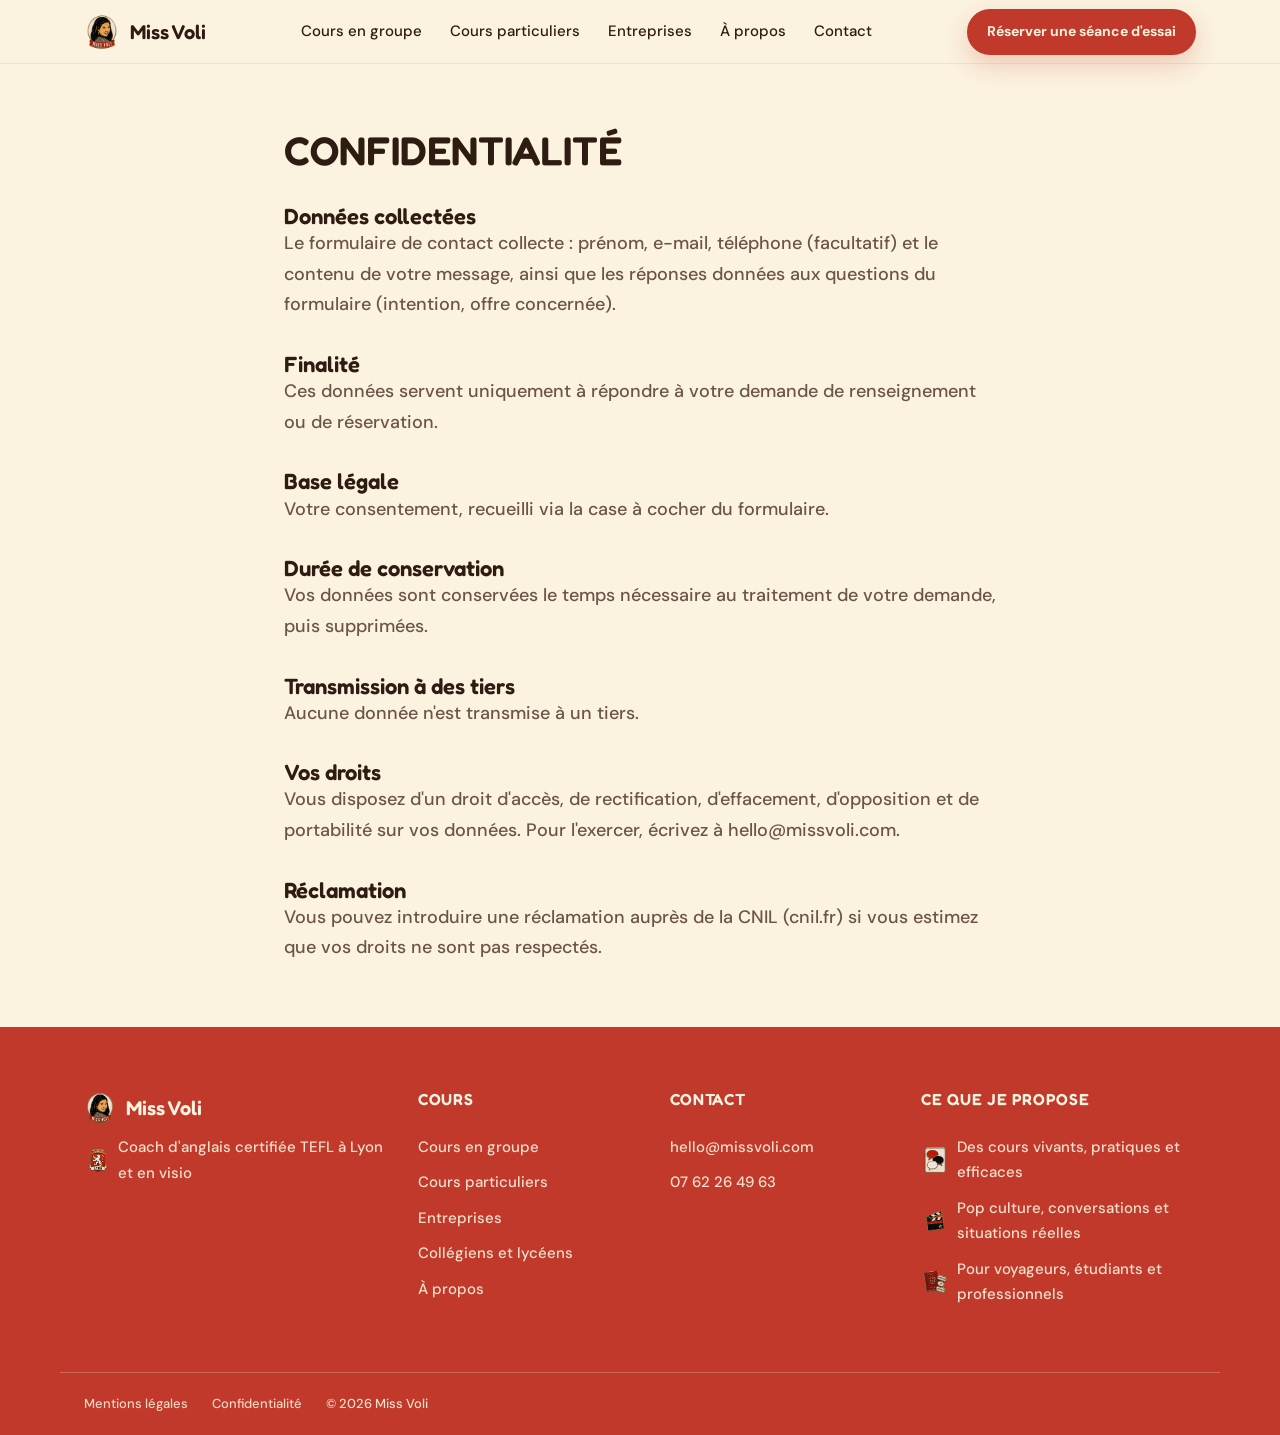
<file: confidentialite.html>
<!DOCTYPE html>
<html lang="fr">
<head>
<meta charset="UTF-8">
<meta name="viewport" content="width=device-width, initial-scale=1">
<title>Confidentialité — Miss Voli</title>
<meta name="description" content="Politique de confidentialité et protection des données personnelles du site missvoli.com.">
<link rel="canonical" href="https://missvoli.com/confidentialite">
<meta name="robots" content="noindex">
<link rel="icon" href="favicon.svg" type="image/svg+xml">
<link rel="preconnect" href="https://fonts.googleapis.com">
<link rel="preconnect" href="https://fonts.gstatic.com" crossorigin>
<link rel="stylesheet" href="https://fonts.googleapis.com/css2?family=Fredoka:wght@600;700&family=DM+Sans:wght@400;500;700&display=swap">
<link rel="stylesheet" href="css/style.css">
</head>
<body>
<a class="skip-link" href="#main">Aller au contenu</a>

<header class="mv-header">
  <div class="mv-header__inner">
    <a href="index.html" class="mv-logo" aria-label="Miss Voli, accueil">
      <img src="img/pins/miss-voli.png" alt="" width="36" height="36">
      <span>Miss Voli</span>
    </a>
    <nav class="mv-nav" id="mv-nav" aria-label="Navigation principale">
      <a href="cours-en-groupe.html">Cours en groupe</a>
      <a href="cours-particuliers.html">Cours particuliers</a>
      <a href="entreprises.html">Entreprises</a>
      <a href="a-propos.html">À propos</a>
      <a href="contact.html">Contact</a>
    </nav>
    <div class="mv-header__actions">
      <a href="contact.html" class="mv-btn mv-btn--primary mv-btn--sm">Réserver une séance d'essai</a>
      <button class="mv-burger" id="mv-burger" aria-expanded="false" aria-controls="mv-nav" aria-label="Ouvrir le menu">
        <span></span><span></span><span></span>
      </button>
    </div>
  </div>
</header>

<main id="main">
<section class="section">
  <div class="container" style="max-width:760px">
    <h1>Confidentialité</h1>

    <h3 style="margin-top:32px">Données collectées</h3>
    <p>Le formulaire de contact collecte : prénom, e-mail, téléphone (facultatif) et le contenu de votre message, ainsi que les réponses données aux questions du formulaire (intention, offre concernée).</p>

    <h3 style="margin-top:32px">Finalité</h3>
    <p>Ces données servent uniquement à répondre à votre demande de renseignement ou de réservation.</p>

    <h3 style="margin-top:32px">Base légale</h3>
    <p>Votre consentement, recueilli via la case à cocher du formulaire.</p>

    <h3 style="margin-top:32px">Durée de conservation</h3>
    <p>Vos données sont conservées le temps nécessaire au traitement de votre demande, puis supprimées.</p>

    <h3 style="margin-top:32px">Transmission à des tiers</h3>
    <p>Aucune donnée n'est transmise à un tiers.</p>

    <h3 style="margin-top:32px">Vos droits</h3>
    <p>Vous disposez d'un droit d'accès, de rectification, d'effacement, d'opposition et de portabilité sur vos données. Pour l'exercer, écrivez à hello@missvoli.com.</p>

    <h3 style="margin-top:32px">Réclamation</h3>
    <p style="margin:0">Vous pouvez introduire une réclamation auprès de la CNIL (cnil.fr) si vous estimez que vos droits ne sont pas respectés.</p>
  </div>
</section>
</main>

<footer class="mv-footer">
  <div class="mv-footer__inner container">
    <div class="mv-footer__col">
      <div class="mv-logo mv-logo--white"><img src="img/pins/miss-voli.png" width="32" height="32" alt=""><span>Miss Voli</span></div>
      <p style="font-size:15px;display:flex;align-items:center;gap:6px"><img src="img/pins/lyon.png" alt="" width="28" height="28">Coach d'anglais certifiée TEFL à Lyon et en visio</p>
    </div>
    <div class="mv-footer__col">
      <h4>Cours</h4>
      <a href="cours-en-groupe.html">Cours en groupe</a>
      <a href="cours-particuliers.html">Cours particuliers</a>
      <a href="entreprises.html">Entreprises</a>
      <a href="ados.html">Collégiens et lycéens</a>
      <a href="a-propos.html">À propos</a>
    </div>
    <div class="mv-footer__col">
      <h4>Contact</h4>
      <a href="mailto:hello@missvoli.com">hello@missvoli.com</a>
      <a href="tel:+33762264963">07 62 26 49 63</a>
  
  </div>    <div class="mv-footer__col">
      <h4>Ce que je propose</h4>
      <p style="font-size:15px;display:flex;align-items:center;gap:8px;margin:0"><img src="img/pins/dialogues.png" alt="" width="28" height="28">Des cours vivants, pratiques et efficaces</p>
      <p style="font-size:15px;display:flex;align-items:center;gap:8px;margin:0"><img src="img/pins/cinema.png" alt="" width="28" height="28">Pop culture, conversations et situations réelles</p>
      <p style="font-size:15px;display:flex;align-items:center;gap:8px;margin:0"><img src="img/pins/globe-trotter.png" alt="" width="28" height="28">Pour voyageurs, étudiants et professionnels</p>
    </div>
  </div>
  <div class="mv-footer__bottom container">
    <a href="mentions-legales.html">Mentions légales</a>
    <a href="confidentialite.html">Confidentialité</a>
    <span>© 2026 Miss Voli</span>
  </div>
</footer>

<div class="mv-mobilebar">
  <a href="tel:+33762264963" class="mv-mobilebar__btn">Appeler</a>
  <a href="https://wa.me/33762264963?text=Bonjour%20Miss%20Voli%2C%20je%20vous%20%C3%A9cris%20depuis%20votre%20site." class="mv-mobilebar__btn mv-mobilebar__btn--whatsapp" target="_blank" rel="noopener">WhatsApp</a>
</div>

<script src="js/app.js"></script>
</body>
</html>
</file>
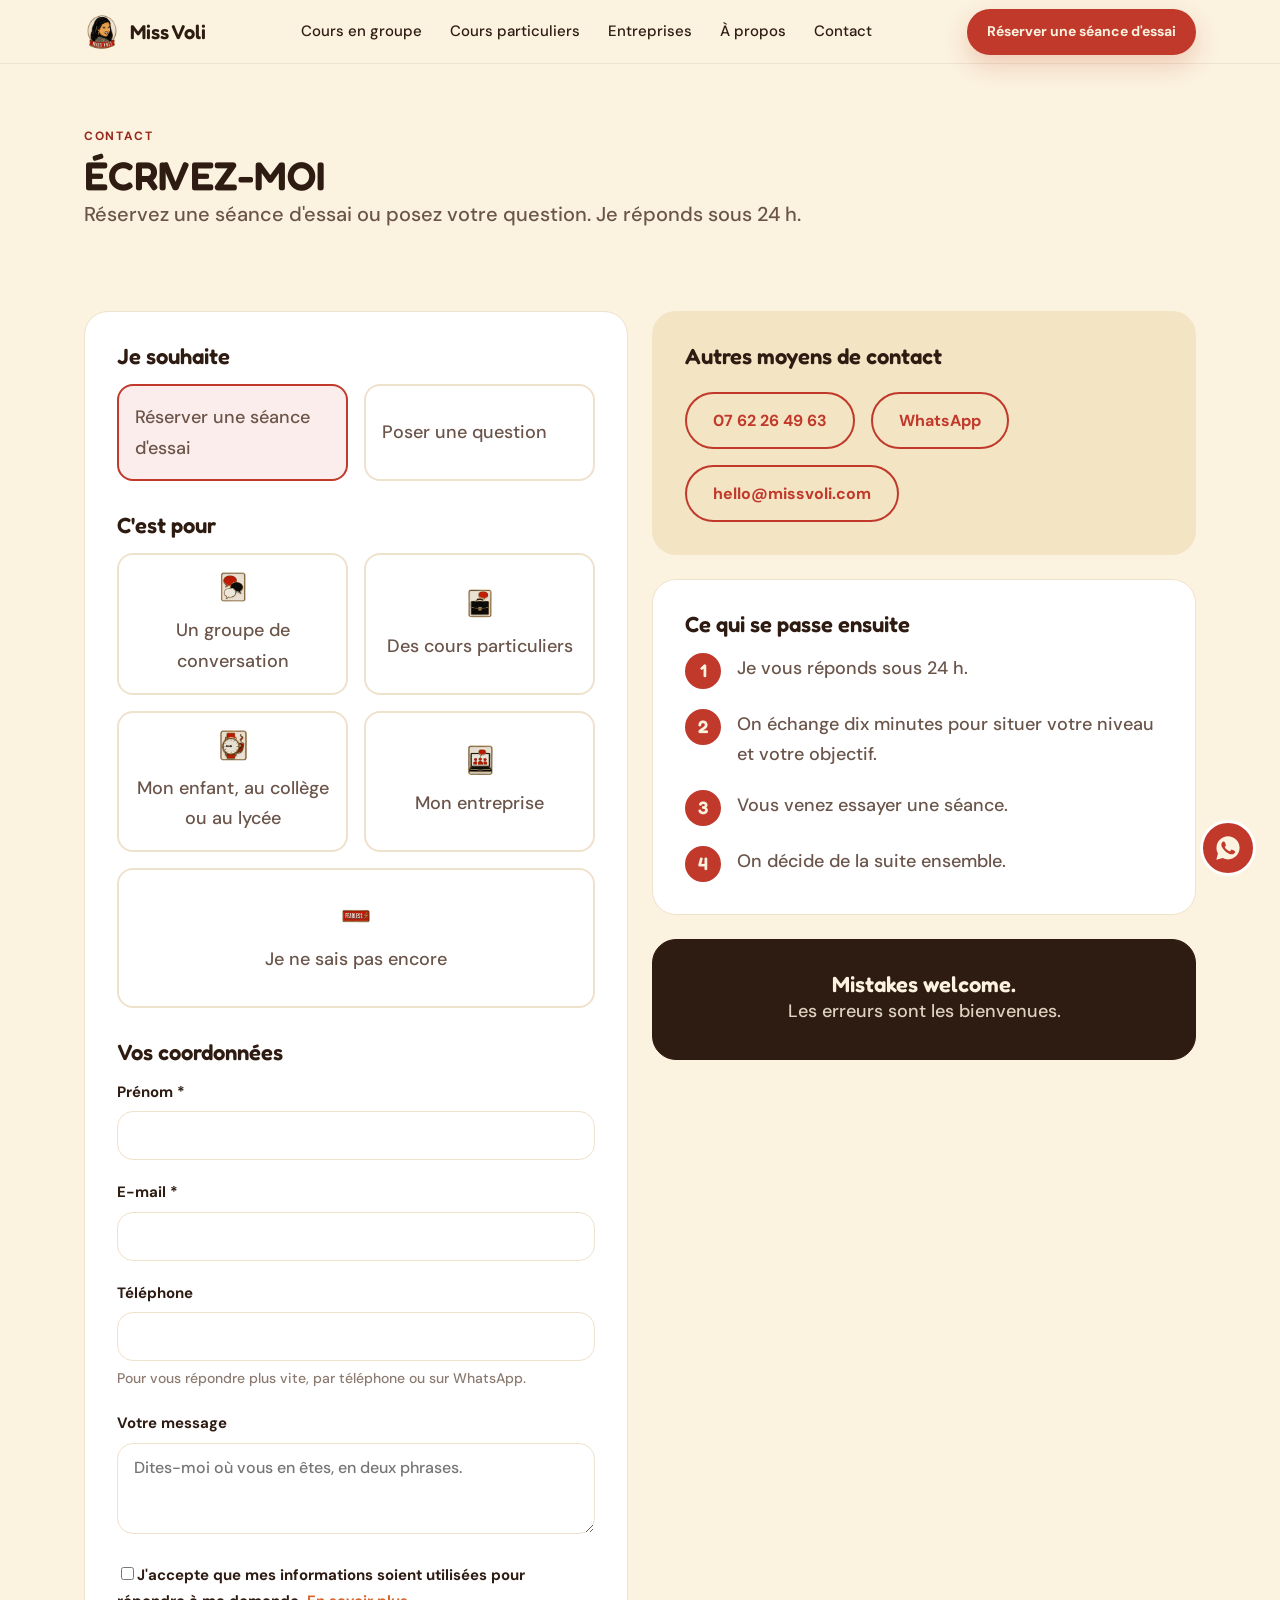
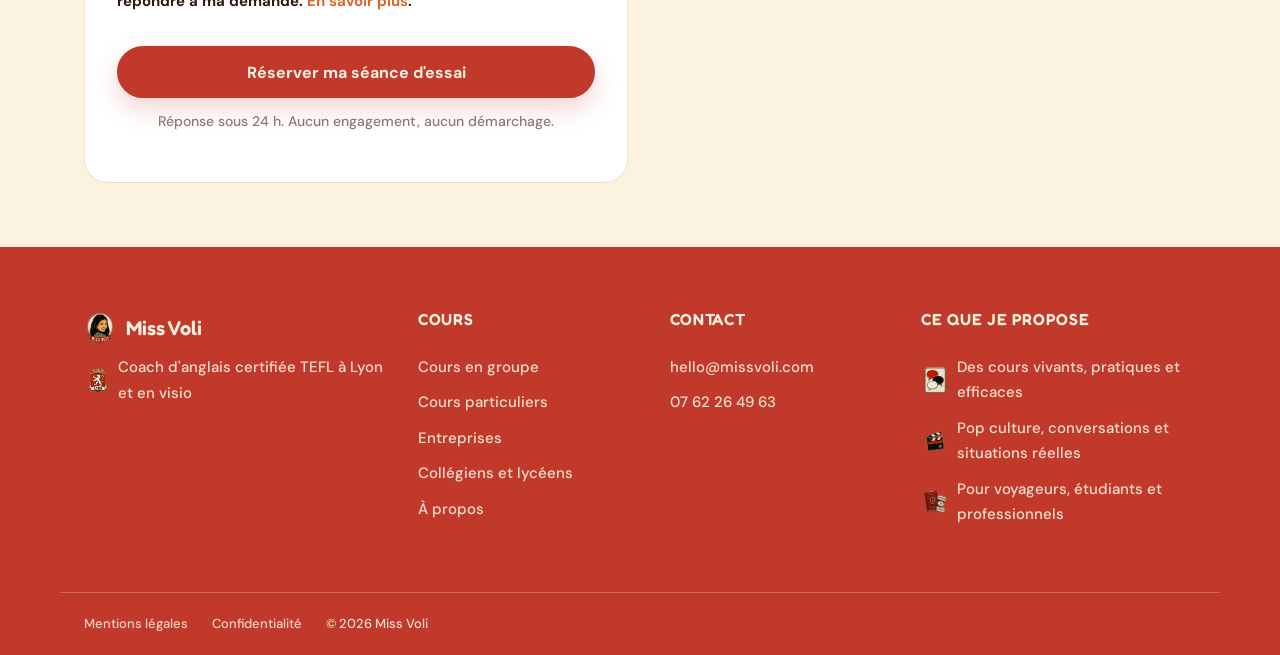
<file: contact.html>
<!DOCTYPE html>
<html lang="fr">
<head>
<meta charset="UTF-8">
<meta name="viewport" content="width=device-width, initial-scale=1">
<title>Contact — Miss Voli, coach d'anglais à Lyon</title>
<meta name="description" content="Réservez une séance d'essai ou posez votre question. Réponse sous 24 h, aucun engagement, aucun démarchage.">
<link rel="canonical" href="https://missvoli.com/contact">
<meta property="og:title" content="Contact — Miss Voli, coach d'anglais à Lyon">
<meta property="og:description" content="Réservez une séance d'essai ou posez votre question. Réponse sous 24 h.">
<meta property="og:type" content="website">
<meta property="og:url" content="https://missvoli.com/contact">
<meta name="twitter:card" content="summary">
<link rel="icon" href="favicon.svg" type="image/svg+xml">
<link rel="preconnect" href="https://fonts.googleapis.com">
<link rel="preconnect" href="https://fonts.gstatic.com" crossorigin>
<link rel="preload" as="style" href="https://fonts.googleapis.com/css2?family=Fredoka:wght@600;700&family=DM+Sans:wght@400;500;700&display=swap">
<link rel="stylesheet" href="https://fonts.googleapis.com/css2?family=Fredoka:wght@600;700&family=DM+Sans:wght@400;500;700&display=swap">
<link rel="stylesheet" href="css/style.css">
</head>
<body>
<a class="skip-link" href="#main">Aller au contenu</a>

<header class="mv-header">
  <div class="mv-header__inner">
    <a href="index.html" class="mv-logo" aria-label="Miss Voli, accueil">
      <img src="img/pins/miss-voli.png" alt="" width="36" height="36">
      <span>Miss Voli</span>
    </a>
    <nav class="mv-nav" id="mv-nav" aria-label="Navigation principale">
      <a href="cours-en-groupe.html">Cours en groupe</a>
      <a href="cours-particuliers.html">Cours particuliers</a>
      <a href="entreprises.html">Entreprises</a>
      <a href="a-propos.html">À propos</a>
      <a href="contact.html">Contact</a>
    </nav>
    <div class="mv-header__actions">
      <a href="contact.html" class="mv-btn mv-btn--primary mv-btn--sm">Réserver une séance d'essai</a>
      <button class="mv-burger" id="mv-burger" aria-expanded="false" aria-controls="mv-nav" aria-label="Ouvrir le menu">
        <span></span><span></span><span></span>
      </button>
    </div>
  </div>
</header>

<main id="main">

<section class="section" style="padding-bottom:0">
  <div class="container">
    <span class="mv-eyebrow">Contact</span>
    <h1>Écrivez-moi</h1>
    <p class="mv-lede" style="max-width:none">Réservez une séance d'essai ou posez votre question. Je réponds sous 24 h.</p>
  </div>
</section>

<section class="section">
  <div class="container mv-grid-2" style="align-items:start">
    <div>
      <div id="mv-envoi-banner" class="mv-banner" hidden></div>
      <div class="mv-card">
        <form id="mv-contact-form" name="contact" method="post" action="/contact.html?envoi=ok" data-netlify="true" netlify-honeypot="website" novalidate>
  <input type="hidden" name="form-name" value="contact">

          <div class="mv-form-step">
            <h3>Je souhaite</h3>
            <div class="mv-radio-cards">
              <input type="radio" id="i-essai" name="intention" value="essai" checked>
              <label for="i-essai">Réserver une séance d'essai</label>
              <input type="radio" id="i-question" name="intention" value="question">
              <label for="i-question">Poser une question</label>
            </div>
          </div>

          <div class="mv-form-step">
            <h3>C'est pour</h3>
            <div class="mv-radio-cards mv-radio-cards--5 mv-radio-cards--service">
              <input type="radio" id="p-groupe" name="pour" value="groupe">
              <label for="p-groupe"><img src="img/pins/dialogues.png" alt="">Un groupe de conversation</label>
              <input type="radio" id="p-particuliers" name="pour" value="particuliers">
              <label for="p-particuliers"><img src="img/pins/travail.png" alt="">Des cours particuliers</label>
              <input type="radio" id="p-enfant" name="pour" value="enfant">
              <label for="p-enfant"><img src="img/pins/sessions.png" alt="">Mon enfant, au collège ou au lycée</label>
              <input type="radio" id="p-entreprise" name="pour" value="entreprise">
              <label for="p-entreprise"><img src="img/pins/en-ligne.png" alt="">Mon entreprise</label>
              <input type="radio" id="p-indecis" name="pour" value="indecis">
              <label for="p-indecis"><img src="img/pins/fearless.png" alt="">Je ne sais pas encore</label>
            </div>
          </div>

          <div id="cond-groupe" class="mv-conditional mv-form-step">
            <h3>Quel groupe ?</h3>
            <div class="mv-radio-cards">
              <input type="radio" id="g-talk" name="groupe" value="english-talk">
              <label for="g-talk">English Talk — niveau B1-B2</label>
              <input type="radio" id="g-basics" name="groupe" value="back-to-basics">
              <label for="g-basics">Back to Basics — niveau débutant</label>
              <input type="radio" id="g-idk" name="groupe" value="je-ne-sais-pas">
              <label for="g-idk">Je ne sais pas, aidez-moi à me situer</label>
            </div>
          </div>

          <div id="cond-particuliers" class="mv-conditional mv-form-step">
            <h3>Votre objectif ?</h3>
            <div class="mv-radio-cards">
              <input type="radio" id="o-voyage" name="objectif" value="voyage">
              <label for="o-voyage">Un voyage ou un départ à l'étranger</label>
              <input type="radio" id="o-examen" name="objectif" value="examen">
              <label for="o-examen">Un examen (TOEIC, TOEFL, IELTS, Cambridge)</label>
              <input type="radio" id="o-travail" name="objectif" value="travail">
              <label for="o-travail">Mon travail</label>
              <input type="radio" id="o-niveau" name="objectif" value="niveau">
              <label for="o-niveau">Une remise à niveau générale</label>
              <input type="radio" id="o-autre" name="objectif" value="autre">
              <label for="o-autre">Autre</label>
            </div>
          </div>

          <div id="cond-enfant" class="mv-conditional mv-form-step">
            <h3>Sa classe ?</h3>
            <div class="mv-radio-cards">
              <input type="radio" id="c-college" name="classe" value="college">
              <label for="c-college">Collège (6e à 3e)</label>
              <input type="radio" id="c-lycee" name="classe" value="lycee">
              <label for="c-lycee">Lycée (2nde à Terminale)</label>
            </div>
          </div>

          <div id="cond-entreprise" class="mv-conditional mv-form-step">
            <h3>Votre entreprise</h3>
            <div class="mv-field">
              <label for="societe">Nom de la société *</label>
              <input type="text" id="societe" name="societe">
            </div>
            <h3>Combien de personnes à former ?</h3>
            <div class="mv-radio-cards">
              <input type="radio" id="e-1-3" name="effectif" value="1-3">
              <label for="e-1-3">1 à 3</label>
              <input type="radio" id="e-4-10" name="effectif" value="4-10">
              <label for="e-4-10">4 à 10</label>
              <input type="radio" id="e-plus10" name="effectif" value="plus-10">
              <label for="e-plus10">Plus de 10</label>
            </div>
          </div>

          <div class="mv-form-step">
            <h3>Vos coordonnées</h3>
            <div class="mv-field">
              <label for="prenom">Prénom *</label>
              <input type="text" id="prenom" name="prenom" autocomplete="given-name" required>
              <p class="mv-field-error">Merci d'indiquer votre prénom.</p>
            </div>
            <div class="mv-field">
              <label for="email">E-mail *</label>
              <input type="email" id="email" name="email" autocomplete="email" required>
              <p class="mv-field-error">Merci d'indiquer une adresse e-mail valide.</p>
            </div>
            <div class="mv-field">
              <label for="telephone">Téléphone</label>
              <input type="tel" id="telephone" name="telephone" autocomplete="tel">
              <p class="mv-field-hint">Pour vous répondre plus vite, par téléphone ou sur WhatsApp.</p>
            </div>
            <div class="mv-field">
              <label for="message">Votre message</label>
              <textarea id="message" name="message" rows="3" placeholder="Dites-moi où vous en êtes, en deux phrases."></textarea>
            </div>
            <div class="mv-field">
              <label class="mv-checkbox"><input type="checkbox" name="consentement" required>J'accepte que mes informations soient utilisées pour répondre à ma demande. <a href="confidentialite.html">En savoir plus</a>.</label>
              <p class="mv-field-error">Merci de valider cette case pour continuer.</p>
            </div>
            <div class="mv-honeypot"><label for="website">Site web</label><input type="text" id="website" name="website" tabindex="-1" autocomplete="off"></div>
          </div>

          <button type="submit" id="mv-submit" class="mv-btn mv-btn--primary mv-btn--full" style="min-height:52px">Réserver ma séance d'essai</button>
          <p class="mv-form-sub">Réponse sous 24 h. Aucun engagement, aucun démarchage.</p>
        </form>
      </div>
    </div>

    <div style="position:sticky;top:24px;align-self:start">
      <div class="mv-card mv-card--cream">
        <h3>Autres moyens de contact</h3>
        <div class="mv-contact-methods">
          <a href="tel:+33762264963" class="mv-btn mv-btn--secondary">07 62 26 49 63</a>
          <a href="https://wa.me/33762264963" target="_blank" rel="noopener" class="mv-btn mv-btn--secondary">WhatsApp</a>
          <a href="mailto:hello@missvoli.com" class="mv-btn mv-btn--secondary">hello@missvoli.com</a>
        </div>
      </div>

      <div class="mv-card" style="margin-top:24px">
        <h3>Ce qui se passe ensuite</h3>
        <ol class="mv-steps" style="margin-top:16px">
          <li class="mv-step"><span class="mv-step__num">1</span>Je vous réponds sous 24 h.</li>
          <li class="mv-step"><span class="mv-step__num">2</span>On échange dix minutes pour situer votre niveau et votre objectif.</li>
          <li class="mv-step"><span class="mv-step__num">3</span>Vous venez essayer une séance.</li>
          <li class="mv-step"><span class="mv-step__num">4</span>On décide de la suite ensemble.</li>
        </ol>
      </div>
      <div class="mv-card mv-card--ink" style="margin-top:24px;text-align:center">
        <h3 style="color:var(--creme)">Mistakes welcome.</h3>
        <p style="color:rgba(251,242,223,.85);margin:0">Les erreurs sont les bienvenues.</p>
      </div>
    </div>
  </div>
</section>

</main>

<footer class="mv-footer">
  <div class="mv-footer__inner container">
    <div class="mv-footer__col">
      <div class="mv-logo mv-logo--white"><img src="img/pins/miss-voli.png" width="32" height="32" alt=""><span>Miss Voli</span></div>
      <p style="font-size:15px;display:flex;align-items:center;gap:6px"><img src="img/pins/lyon.png" alt="" width="28" height="28">Coach d'anglais certifiée TEFL à Lyon et en visio</p>
    </div>
    <div class="mv-footer__col">
      <h4>Cours</h4>
      <a href="cours-en-groupe.html">Cours en groupe</a>
      <a href="cours-particuliers.html">Cours particuliers</a>
      <a href="entreprises.html">Entreprises</a>
      <a href="ados.html">Collégiens et lycéens</a>
      <a href="a-propos.html">À propos</a>
    </div>
    <div class="mv-footer__col">
      <h4>Contact</h4>
      <a href="mailto:hello@missvoli.com">hello@missvoli.com</a>
      <a href="tel:+33762264963">07 62 26 49 63</a>
  
  </div>    <div class="mv-footer__col">
      <h4>Ce que je propose</h4>
      <p style="font-size:15px;display:flex;align-items:center;gap:8px;margin:0"><img src="img/pins/dialogues.png" alt="" width="28" height="28">Des cours vivants, pratiques et efficaces</p>
      <p style="font-size:15px;display:flex;align-items:center;gap:8px;margin:0"><img src="img/pins/cinema.png" alt="" width="28" height="28">Pop culture, conversations et situations réelles</p>
      <p style="font-size:15px;display:flex;align-items:center;gap:8px;margin:0"><img src="img/pins/globe-trotter.png" alt="" width="28" height="28">Pour voyageurs, étudiants et professionnels</p>
    </div>
  </div>
  <div class="mv-footer__bottom container">
    <a href="mentions-legales.html">Mentions légales</a>
    <a href="confidentialite.html">Confidentialité</a>
    <span>© 2026 Miss Voli</span>
  </div>
</footer>

<div class="mv-mobilebar">
  <a href="tel:+33762264963" class="mv-mobilebar__btn">Appeler</a>
  <a href="https://wa.me/33762264963?text=Bonjour%20Miss%20Voli%2C%20je%20vous%20%C3%A9cris%20depuis%20votre%20site." class="mv-mobilebar__btn mv-mobilebar__btn--whatsapp" target="_blank" rel="noopener">WhatsApp</a>
</div>

<div class="mv-whatsapp" id="mv-whatsapp">
  <div class="mv-whatsapp__bubble" id="mv-whatsapp-bubble" hidden>
    <button class="mv-whatsapp__close" id="mv-whatsapp-close" aria-label="Fermer la bulle">×</button>
    Une question&nbsp;? Écrivez-moi
  </div>
  <a href="https://wa.me/33762264963?text=Bonjour%20Miss%20Voli%2C%20je%20vous%20%C3%A9cris%20depuis%20votre%20site." target="_blank" rel="noopener" aria-label="Écrire à Miss Voli sur WhatsApp" class="mv-whatsapp__btn">
    <svg viewBox="0 0 24 24" fill="#FBF2DF" aria-hidden="true"><path d="M12.04 2C6.58 2 2.13 6.45 2.13 11.91c0 1.75.46 3.39 1.26 4.81L2 22l5.42-1.35a9.86 9.86 0 0 0 4.62 1.15h.01c5.46 0 9.9-4.45 9.9-9.91C21.95 6.45 17.5 2 12.04 2zm5.8 14.02c-.24.68-1.4 1.3-1.94 1.36-.5.06-1.14.09-1.83-.11-.42-.13-.96-.31-1.65-.61-2.9-1.25-4.79-4.17-4.94-4.36-.14-.2-1.18-1.57-1.18-3 0-1.42.75-2.12 1.01-2.41.27-.29.58-.36.78-.36.19 0 .39 0 .56.01.18.01.42-.07.65.5.24.58.82 2.01.89 2.16.07.15.12.32.02.51-.1.19-.15.31-.3.48-.14.16-.31.36-.44.49-.14.14-.29.29-.13.58.17.29.75 1.24 1.62 2.02 1.11 1 2.05 1.31 2.34 1.46.29.15.46.13.63-.05.17-.19.72-.83.91-1.12.19-.29.39-.24.65-.14.27.1 1.68.79 1.97.93.29.15.48.22.55.34.07.13.07.72-.17 1.4z"/></svg>
  </a>
</div>

<script src="js/app.js"></script>
</body>
</html>
</file>
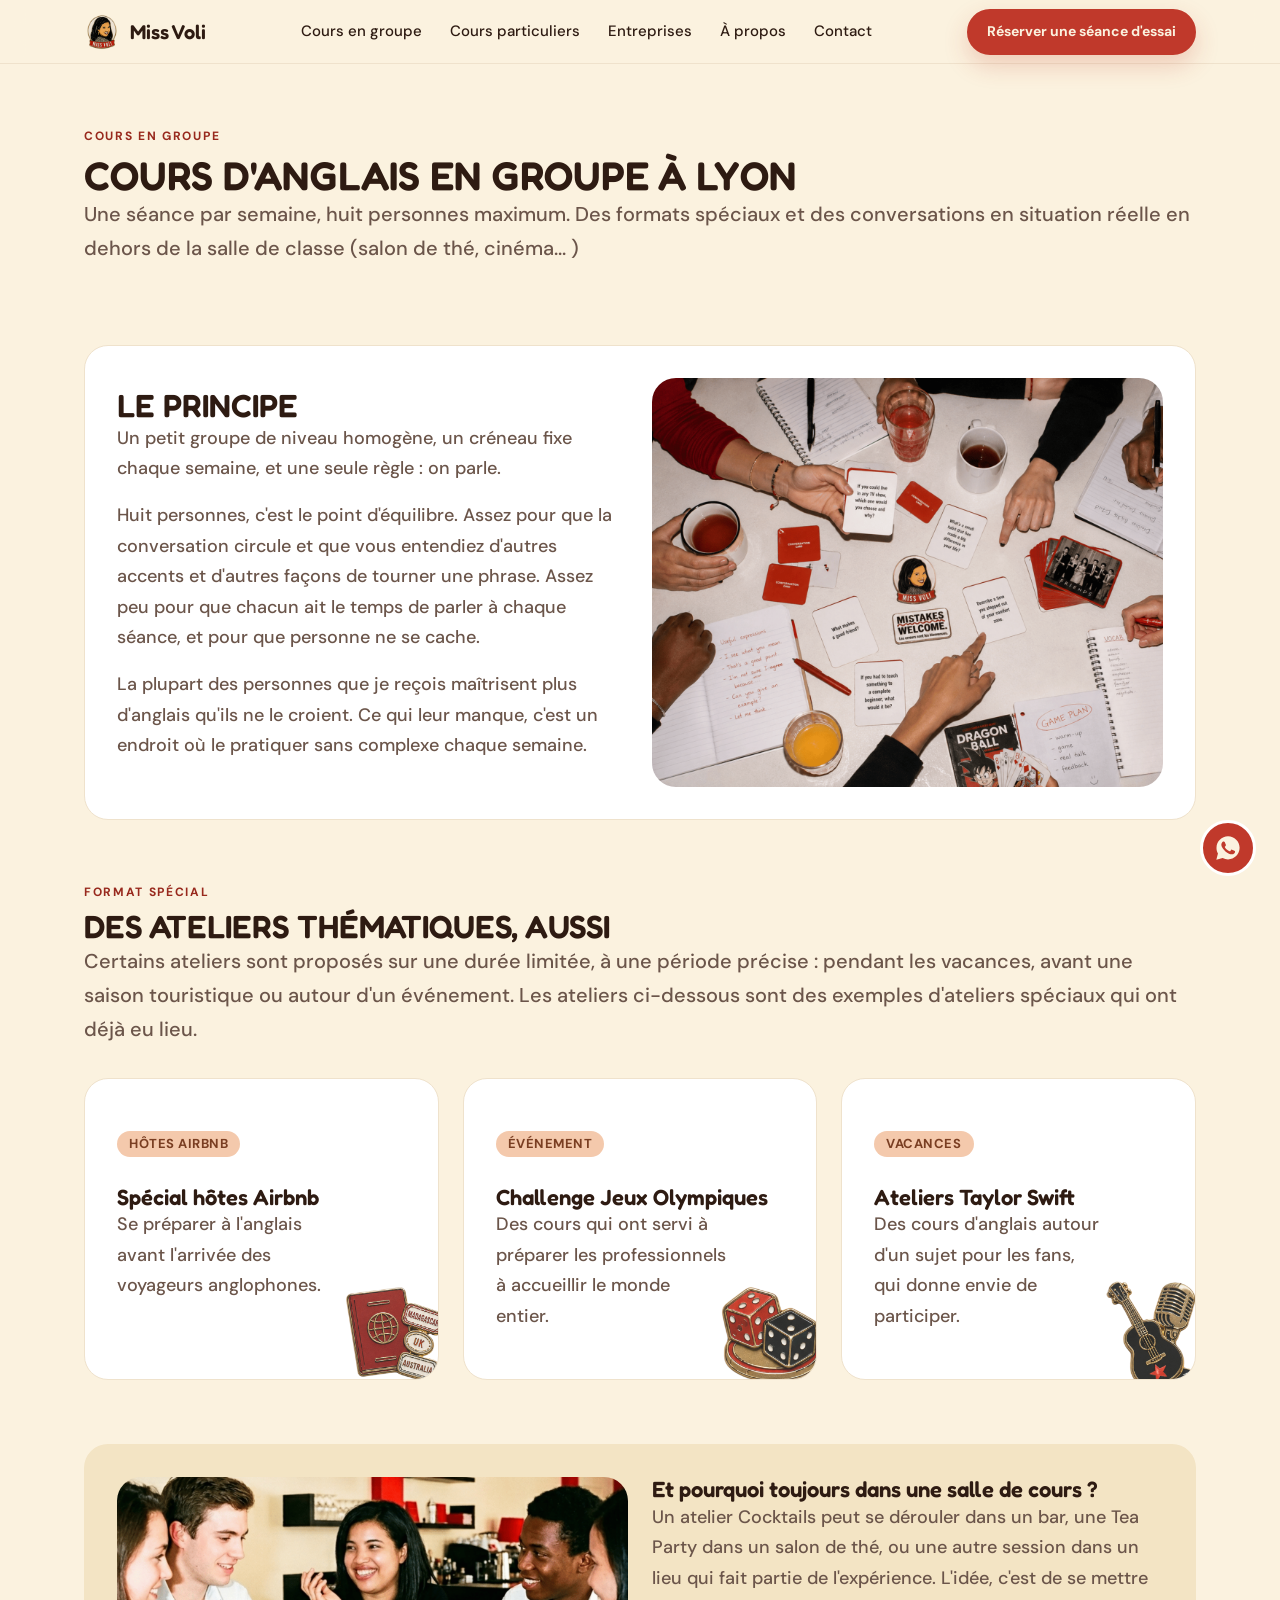
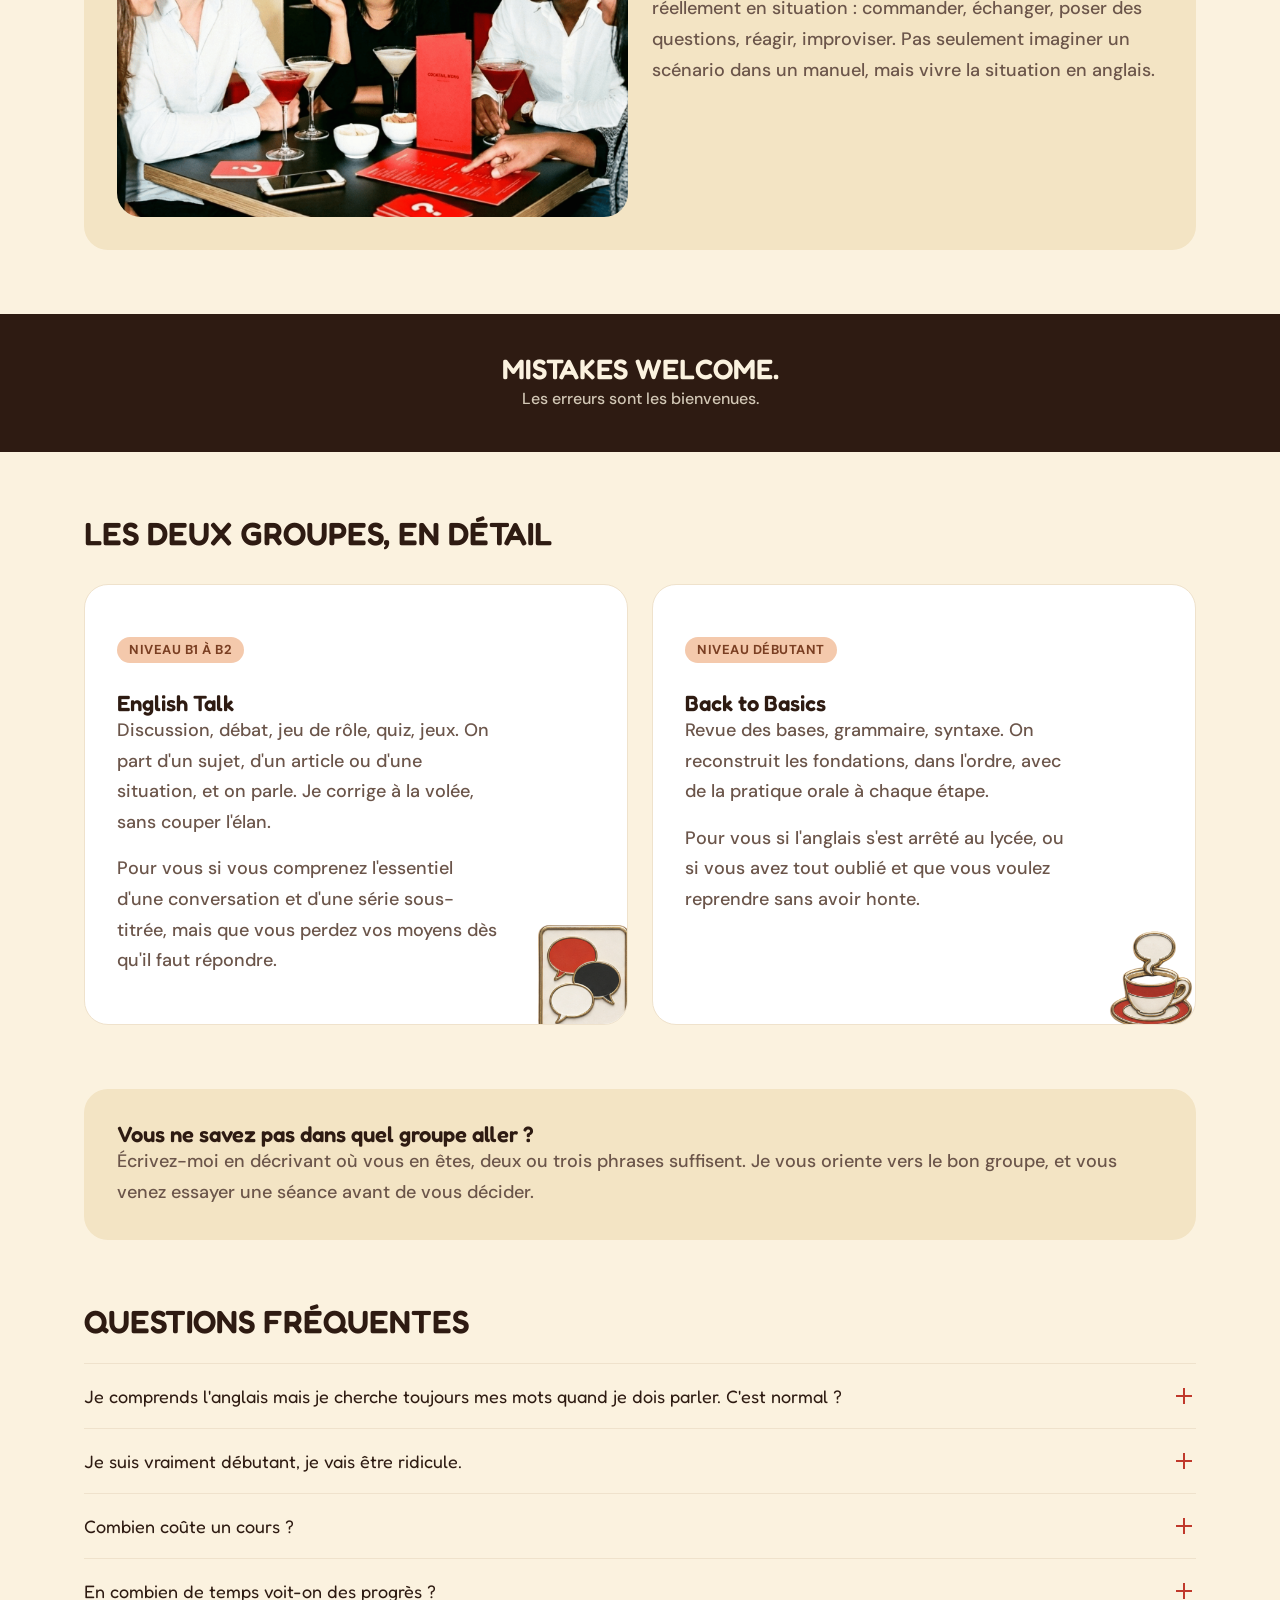
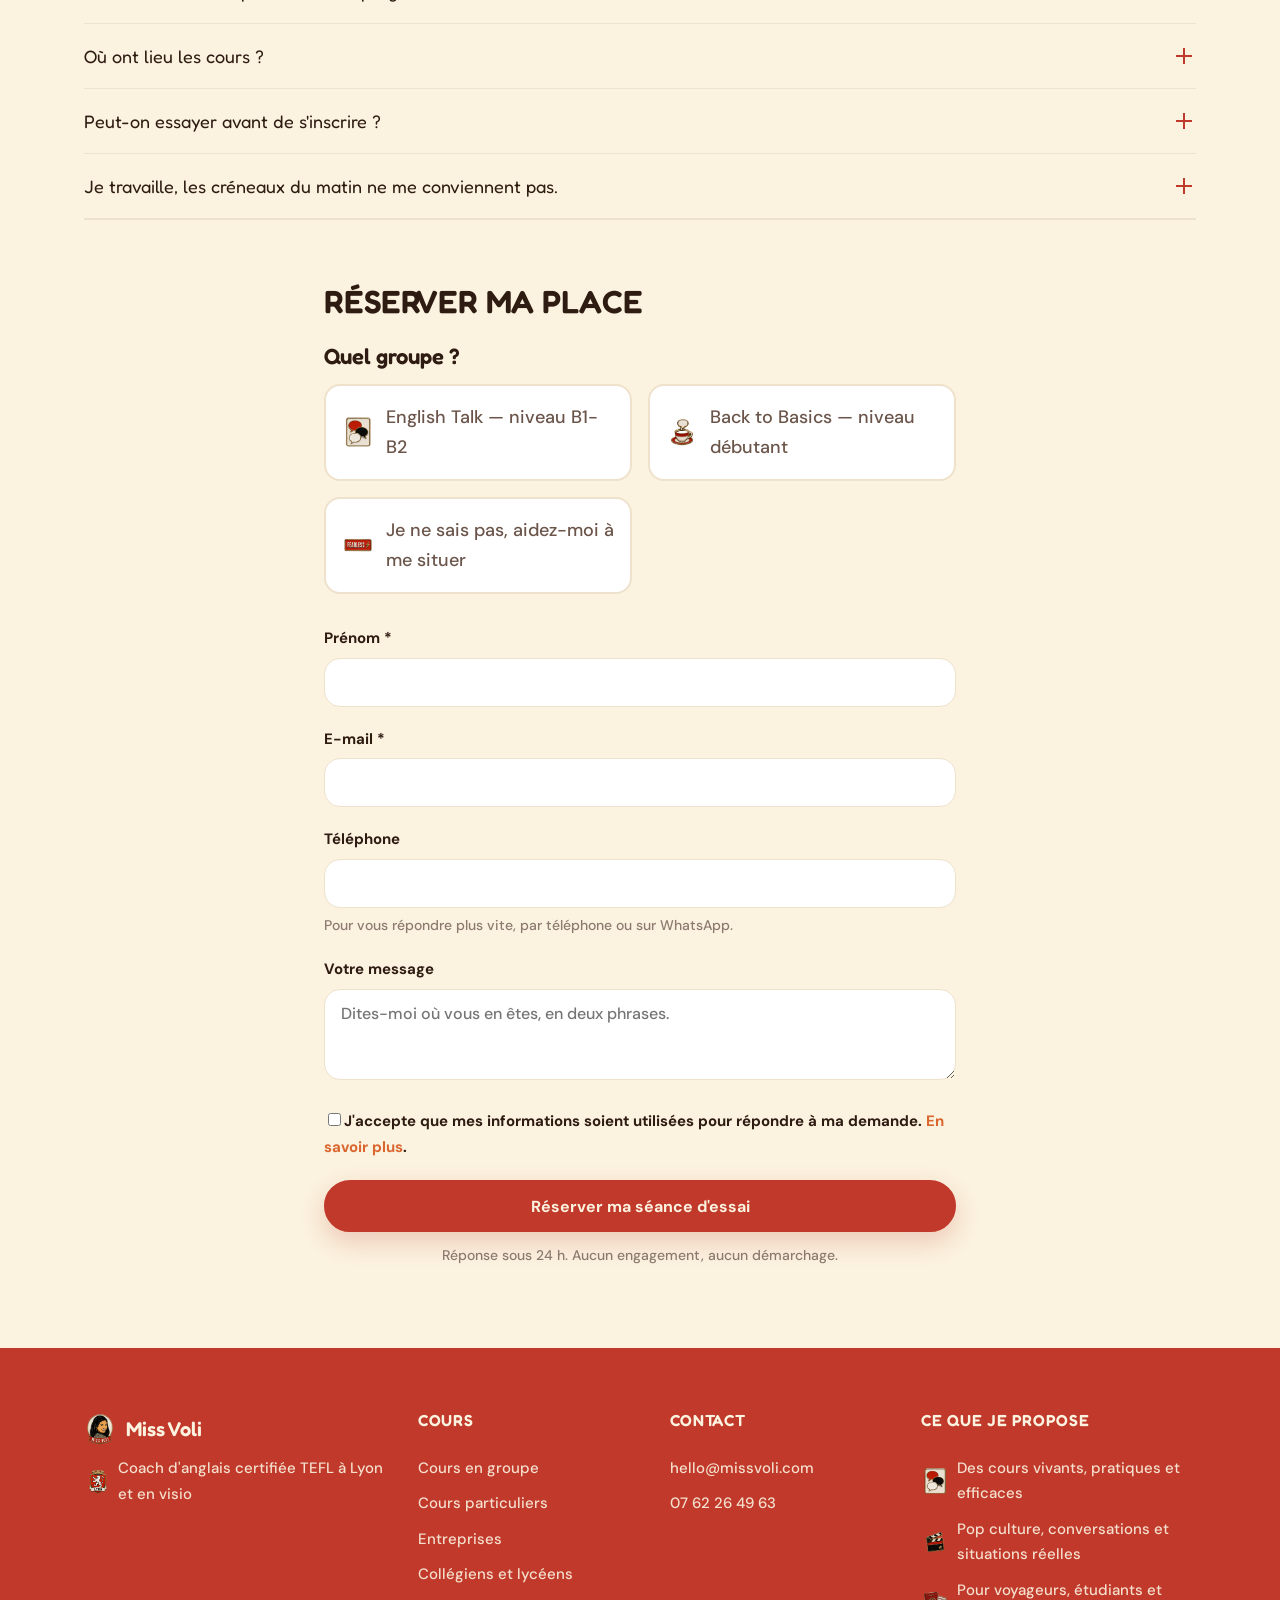
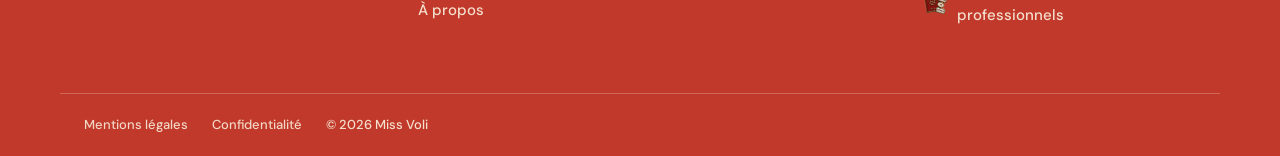
<file: cours-en-groupe.html>
<!DOCTYPE html>
<html lang="fr">
<head>
<meta charset="UTF-8">
<meta name="viewport" content="width=device-width, initial-scale=1">
<title>Cours d'anglais en groupe à Caluire-et-Cuire — 8 personnes max</title>
<meta name="description" content="Deux groupes de conversation par niveau, chaque semaine à l'Hôtel Tribe. Débutant et B1-B2. Huit participants maximum. Première séance d'essai.">
<link rel="canonical" href="https://missvoli.com/cours-en-groupe">
<meta property="og:title" content="Cours d'anglais en groupe à Caluire-et-Cuire — 8 personnes max">
<meta property="og:description" content="Deux groupes de conversation par niveau, chaque semaine à l'Hôtel Tribe. Débutant et B1-B2.">
<meta property="og:type" content="website">
<meta property="og:url" content="https://missvoli.com/cours-en-groupe">
<meta name="twitter:card" content="summary">
<link rel="icon" href="favicon.svg" type="image/svg+xml">
<link rel="preconnect" href="https://fonts.googleapis.com">
<link rel="preconnect" href="https://fonts.gstatic.com" crossorigin>
<link rel="preload" as="style" href="https://fonts.googleapis.com/css2?family=Fredoka:wght@600;700&family=DM+Sans:wght@400;500;700&display=swap">
<link rel="stylesheet" href="https://fonts.googleapis.com/css2?family=Fredoka:wght@600;700&family=DM+Sans:wght@400;500;700&display=swap">
<link rel="stylesheet" href="css/style.css">
</head>
<body>
<a class="skip-link" href="#main">Aller au contenu</a>

<header class="mv-header">
  <div class="mv-header__inner">
    <a href="index.html" class="mv-logo" aria-label="Miss Voli, accueil">
      <img src="img/pins/miss-voli.png" alt="" width="36" height="36">
      <span>Miss Voli</span>
    </a>
    <nav class="mv-nav" id="mv-nav" aria-label="Navigation principale">
      <a href="cours-en-groupe.html">Cours en groupe</a>
      <a href="cours-particuliers.html">Cours particuliers</a>
      <a href="entreprises.html">Entreprises</a>
      <a href="a-propos.html">À propos</a>
      <a href="contact.html">Contact</a>
    </nav>
    <div class="mv-header__actions">
      <a href="contact.html" class="mv-btn mv-btn--primary mv-btn--sm">Réserver une séance d'essai</a>
      <button class="mv-burger" id="mv-burger" aria-expanded="false" aria-controls="mv-nav" aria-label="Ouvrir le menu">
        <span></span><span></span><span></span>
      </button>
    </div>
  </div>
</header>

<main id="main">

<section class="section" style="padding-bottom:0">
  <div class="container">
    <span class="mv-eyebrow">Cours en groupe</span>
    <h1>Cours d'anglais en groupe à Lyon</h1>
    <p class="mv-lede" style="max-width:none">Une séance par semaine, huit personnes maximum. Des formats spéciaux et des conversations en situation réelle en dehors de la salle de classe (salon de thé, cinéma... )</p>
  </div>
</section>

<section class="section">
  <div class="container">
    <div class="mv-card mv-grid-2" style="align-items:center">
      <div>
        <h2>Le principe</h2>
        <p>Un petit groupe de niveau homogène, un créneau fixe chaque semaine, et une seule règle : on parle.</p>
        <p>Huit personnes, c'est le point d'équilibre. Assez pour que la conversation circule et que vous entendiez d'autres accents et d'autres façons de tourner une phrase. Assez peu pour que chacun ait le temps de parler à chaque séance, et pour que personne ne se cache.</p>
        <p>La plupart des personnes que je reçois maîtrisent plus d'anglais qu'ils ne le croient. Ce qui leur manque, c'est un endroit où le pratiquer sans complexe chaque semaine.</p>
      </div>
      <div style="border-radius:var(--radius-lg);overflow:hidden">
        <img src="img/cours-en-groupe-table.png" alt="Séance de conversation en groupe, cartes de discussion, Miss Voli" width="1402" height="1176" style="width:100%;height:100%;object-fit:cover;display:block">
      </div>
    </div>
  </div>
</section>

<section class="section" style="padding-top:0">
  <div class="container">
    <span class="mv-eyebrow">Format spécial</span>
    <h2>Des ateliers thématiques, aussi</h2>
    <p class="mv-lede" style="max-width:none">Certains ateliers sont proposés sur une durée limitée, à une période précise : pendant les vacances, avant une saison touristique ou autour d'un événement. Les ateliers ci-dessous sont des exemples d'ateliers spéciaux qui ont déjà eu lieu.</p>
    <div class="mv-grid-3" style="margin-top:32px">
      <article class="mv-card mv-card--service">
        <div class="mv-pin-circle"><img src="img/pins/globe-trotter.png" alt=""></div>
        <p class="mv-badge" style="margin-top:20px">Hôtes Airbnb</p>
        <h3 style="margin-top:12px">Spécial hôtes Airbnb</h3>
        <p>Se préparer à l'anglais avant l'arrivée des voyageurs anglophones.</p>
      </article>
      <article class="mv-card mv-card--service">
        <div class="mv-pin-circle"><img src="img/pins/jeux.png" alt=""></div>
        <p class="mv-badge" style="margin-top:20px">Événement</p>
        <h3 style="margin-top:12px;max-width:none">Challenge Jeux Olympiques</h3>
        <p>Des cours qui ont servi à préparer les professionnels à accueillir le monde entier.</p>
      </article>
      <article class="mv-card mv-card--service">
        <div class="mv-pin-circle"><img src="img/pins/musique.png" alt=""></div>
        <p class="mv-badge" style="margin-top:20px">Vacances</p>
        <h3 style="margin-top:12px">Ateliers Taylor Swift</h3>
        <p>Des cours d'anglais autour d'un sujet pour les fans, qui donne envie de participer.</p>
      </article>
    </div>
  </div>
</section>

<section class="section" style="padding-top:0">
  <div class="container">
    <div class="mv-card mv-card--cream mv-grid-2">
      <div style="border-radius:var(--radius-lg);overflow:hidden">
        <img src="cours-d-anglais-th-me-lyon-miss-voli-mt1pt3bq-8gka.png" alt="Groupe d'amis lors d'un atelier cocktails, conversation en anglais dans un bar" style="width:519px;height:340px;object-fit:cover;display:block">
      </div>
      <div>
        <h3>Et pourquoi toujours dans une salle de cours ?</h3>
        <p style="margin:0">Un atelier Cocktails peut se dérouler dans un bar, une Tea Party dans un salon de thé, ou une autre session dans un lieu qui fait partie de l'expérience. L'idée, c'est de se mettre réellement en situation : commander, échanger, poser des questions, réagir, improviser. Pas seulement imaginer un scénario dans un manuel, mais vivre la situation en anglais.</p>
      </div>
    </div>
  </div>
</section>

<section class="mv-full-ink">
  <div class="mv-promise">
    <h2>Mistakes welcome.</h2>
    <p>Les erreurs sont les bienvenues.</p>
  </div>
</section>

<section class="section">
  <div class="container">
    <h2>Les deux groupes, en détail</h2>
    <div class="mv-grid-2" style="margin-top:32px">
      <article class="mv-card mv-card--service">
        <div class="mv-pin-circle"><img src="img/pins/dialogues.png" alt="" style="width:155px;height:126px"></div>
        <p class="mv-badge" style="margin-top:20px">Niveau B1 à B2</p>
        <h3 style="margin-top:12px">English Talk</h3>
        <p>Discussion, débat, jeu de rôle, quiz, jeux. On part d'un sujet, d'un article ou d'une situation, et on parle. Je corrige à la volée, sans couper l'élan.</p>
        <p>Pour vous si vous comprenez l'essentiel d'une conversation et d'une série sous-titrée, mais que vous perdez vos moyens dès qu'il faut répondre.</p>
      </article>
      <article class="mv-card mv-card--service">
        <div class="mv-pin-circle"><img src="img/pins/tea.png" alt="" style="width:184px;height:132px"></div>
        <p class="mv-badge" style="margin-top:20px">Niveau débutant</p>
        <h3 style="margin-top:12px">Back to Basics</h3>
        <p>Revue des bases, grammaire, syntaxe. On reconstruit les fondations, dans l'ordre, avec de la pratique orale à chaque étape.</p>
        <p>Pour vous si l'anglais s'est arrêté au lycée, ou si vous avez tout oublié et que vous voulez reprendre sans avoir honte.</p>
      </article>
    </div>
  </div>
</section>

<section class="section" style="padding-top:0">
  <div class="container">
    <div class="mv-card mv-card--cream">
      <h3>Vous ne savez pas dans quel groupe aller ?</h3>
      <p style="margin:0">Écrivez-moi en décrivant où vous en êtes, deux ou trois phrases suffisent. Je vous oriente vers le bon groupe, et vous venez essayer une séance avant de vous décider.</p>
    </div>
  </div>
</section>

<section class="section" style="padding-top:0">
  <div class="container">
    <h2>Questions fréquentes</h2>
    <div style="margin-top:24px">
      <div class="mv-faq-item">
        <button class="mv-faq-q" aria-expanded="false" aria-controls="faq-1" id="faq-btn-1">Je comprends l'anglais mais je cherche toujours mes mots quand je dois parler. C'est normal ?<span class="mv-faq-q__icon"></span></button>
        <div class="mv-faq-a" id="faq-1" role="region" aria-labelledby="faq-btn-1"><div class="mv-faq-a__inner">C'est le cas de figure le plus fréquent chez les adultes francophones, et il vient rarement du niveau. La compréhension s'acquiert passivement : séries, chansons, lectures. La parole s'acquiert uniquement en parlant, et la plupart des gens n'ont aucun endroit où le faire sans conséquence. C'est précisément ce que sont les groupes de conversation.</div></div>
      </div>
      <div class="mv-faq-item">
        <button class="mv-faq-q" aria-expanded="false" aria-controls="faq-2" id="faq-btn-2">Je suis vraiment débutant, je vais être ridicule.<span class="mv-faq-q__icon"></span></button>
        <div class="mv-faq-a" id="faq-2" role="region" aria-labelledby="faq-btn-2"><div class="mv-faq-a__inner">Le groupe Back to Basics est réservé aux débutants. Tout le monde y bute sur les mêmes choses. Et je n'ai jamais été anglophone de naissance, j'ai appris l'anglais à l'âge adulte, en troisième langue. Les erreurs, je les ai toutes faites avant vous.<br><br><strong>Mistakes welcome.</strong> Les erreurs sont les bienvenues.</div></div>
      </div>
      <div class="mv-faq-item">
        <button class="mv-faq-q" aria-expanded="false" aria-controls="faq-3" id="faq-btn-3">Combien coûte un cours ?<span class="mv-faq-q__icon"></span></button>
        <div class="mv-faq-a" id="faq-3" role="region" aria-labelledby="faq-btn-3"><div class="mv-faq-a__inner">Le tarif dépend du format : groupe ou particulier, à la séance ou au forfait. Écrivez-moi en précisant ce qui vous intéresse, je réponds sous 24 h avec un tarif clair, sans frais caché ni engagement.</div></div>
      </div>
      <div class="mv-faq-item">
        <button class="mv-faq-q" aria-expanded="false" aria-controls="faq-4" id="faq-btn-4">En combien de temps voit-on des progrès ?<span class="mv-faq-q__icon"></span></button>
        <div class="mv-faq-a" id="faq-4" role="region" aria-labelledby="faq-btn-4"><div class="mv-faq-a__inner">La plupart des élèves constatent un changement net au bout de quatre à six semaines de séances régulières. Sur l'aisance à l'oral, souvent plus tôt, c'est ce qui bouge le plus vite quand on s'y prend correctement.</div></div>
      </div>
      <div class="mv-faq-item">
        <button class="mv-faq-q" aria-expanded="false" aria-controls="faq-5" id="faq-btn-5">Où ont lieu les cours ?<span class="mv-faq-q__icon"></span></button>
        <div class="mv-faq-a" id="faq-5" role="region" aria-labelledby="faq-btn-5"><div class="mv-faq-a__inner">Les groupes se tiennent à l'Hôtel Tribe, 16 rue de Margnolles à Caluire-et-Cuire. Les cours particuliers ont lieu à Lyon et dans l'agglomération, chez vous ou à votre bureau, ou en visio.</div></div>
      </div>
      <div class="mv-faq-item">
        <button class="mv-faq-q" aria-expanded="false" aria-controls="faq-6" id="faq-btn-6">Peut-on essayer avant de s'inscrire ?<span class="mv-faq-q__icon"></span></button>
        <div class="mv-faq-a" id="faq-6" role="region" aria-labelledby="faq-btn-6"><div class="mv-faq-a__inner">Oui. Vous venez à une séance de groupe, vous voyez le niveau et l'ambiance, et vous décidez après.</div></div>
      </div>
      <div class="mv-faq-item">
        <button class="mv-faq-q" aria-expanded="false" aria-controls="faq-7" id="faq-btn-7">Je travaille, les créneaux du matin ne me conviennent pas.<span class="mv-faq-q__icon"></span></button>
        <div class="mv-faq-a" id="faq-7" role="region" aria-labelledby="faq-btn-7"><div class="mv-faq-a__inner">Les cours particuliers se calent sur nos agendas respectifs, en visio si besoin.</div></div>
      </div>
      <div class="mv-faq-item">
        <div class="mv-faq-a" id="faq-8" role="region" aria-labelledby="faq-btn-8"><div class="mv-faq-a__inner">[POLITIQUE DE REPORT ET D'ANNULATION — à compléter]</div></div>
      </div>
    </div>
  </div>
</section>

<section class="section" style="padding-top:0">
  <div class="container" style="max-width:680px">
    <h2>Réserver ma place</h2>
    <form id="mv-contact-form" action="envoi.php" method="post" novalidate style="margin-top:24px">
      <input type="hidden" name="intention" value="essai">
      <input type="hidden" name="pour" value="groupe">

      <div class="mv-form-step">
        <h3>Quel groupe ?</h3>
        <div class="mv-radio-cards mv-radio-cards--service">
          <input type="radio" id="g-talk" name="groupe" value="english-talk">
          <label for="g-talk"><img src="img/pins/dialogues.png" alt="">English Talk — niveau B1-B2</label>
          <input type="radio" id="g-basics" name="groupe" value="back-to-basics">
          <label for="g-basics"><img src="img/pins/tea.png" alt="">Back to Basics — niveau débutant</label>
          <input type="radio" id="g-idk" name="groupe" value="je-ne-sais-pas">
          <label for="g-idk"><img src="img/pins/fearless.png" alt="">Je ne sais pas, aidez-moi à me situer</label>
        </div>
      </div>

      <div class="mv-field">
        <label for="prenom">Prénom *</label>
        <input type="text" id="prenom" name="prenom" autocomplete="given-name" required>
        <p class="mv-field-error">Merci d'indiquer votre prénom.</p>
      </div>
      <div class="mv-field">
        <label for="email">E-mail *</label>
        <input type="email" id="email" name="email" autocomplete="email" required>
        <p class="mv-field-error">Merci d'indiquer une adresse e-mail valide.</p>
      </div>
      <div class="mv-field">
        <label for="telephone">Téléphone</label>
        <input type="tel" id="telephone" name="telephone" autocomplete="tel">
        <p class="mv-field-hint">Pour vous répondre plus vite, par téléphone ou sur WhatsApp.</p>
      </div>
      <div class="mv-field">
        <label for="message">Votre message</label>
        <textarea id="message" name="message" rows="3" placeholder="Dites-moi où vous en êtes, en deux phrases."></textarea>
      </div>
      <div class="mv-field">
        <label class="mv-checkbox"><input type="checkbox" name="consentement" required>J'accepte que mes informations soient utilisées pour répondre à ma demande. <a href="confidentialite.html">En savoir plus</a>.</label>
        <p class="mv-field-error">Merci de valider cette case pour continuer.</p>
      </div>
      <div class="mv-honeypot"><label for="website">Site web</label><input type="text" id="website" name="website" tabindex="-1" autocomplete="off"></div>

      <button type="submit" id="mv-submit" class="mv-btn mv-btn--primary mv-btn--full" style="min-height:52px">Réserver ma séance d'essai</button>
      <p class="mv-form-sub">Réponse sous 24 h. Aucun engagement, aucun démarchage.</p>
    </form>
  </div>
</section>

</main>

<footer class="mv-footer">
  <div class="mv-footer__inner container">
    <div class="mv-footer__col">
      <div class="mv-logo mv-logo--white"><img src="img/pins/miss-voli.png" width="32" height="32" alt=""><span>Miss Voli</span></div>
      <p style="font-size:15px;display:flex;align-items:center;gap:6px"><img src="img/pins/lyon.png" alt="" width="28" height="28">Coach d'anglais certifiée TEFL à Lyon et en visio</p>
    </div>
    <div class="mv-footer__col">
      <h4>Cours</h4>
      <a href="cours-en-groupe.html">Cours en groupe</a>
      <a href="cours-particuliers.html">Cours particuliers</a>
      <a href="entreprises.html">Entreprises</a>
      <a href="ados.html">Collégiens et lycéens</a>
      <a href="a-propos.html">À propos</a>
    </div>
    <div class="mv-footer__col">
      <h4>Contact</h4>
      <a href="mailto:hello@missvoli.com">hello@missvoli.com</a>
      <a href="tel:+33762264963">07 62 26 49 63</a>
  
  </div>    <div class="mv-footer__col">
      <h4>Ce que je propose</h4>
      <p style="font-size:15px;display:flex;align-items:center;gap:8px;margin:0"><img src="img/pins/dialogues.png" alt="" width="28" height="28">Des cours vivants, pratiques et efficaces</p>
      <p style="font-size:15px;display:flex;align-items:center;gap:8px;margin:0"><img src="img/pins/cinema.png" alt="" width="28" height="28">Pop culture, conversations et situations réelles</p>
      <p style="font-size:15px;display:flex;align-items:center;gap:8px;margin:0"><img src="img/pins/globe-trotter.png" alt="" width="28" height="28">Pour voyageurs, étudiants et professionnels</p>
    </div>
  </div>
  <div class="mv-footer__bottom container">
    <a href="mentions-legales.html">Mentions légales</a>
    <a href="confidentialite.html">Confidentialité</a>
    <span>© 2026 Miss Voli</span>
  </div>
</footer>

<div class="mv-mobilebar">
  <a href="tel:+33762264963" class="mv-mobilebar__btn">Appeler</a>
  <a href="https://wa.me/33762264963?text=Bonjour%20Miss%20Voli%2C%20je%20vous%20%C3%A9cris%20depuis%20votre%20site." class="mv-mobilebar__btn mv-mobilebar__btn--whatsapp" target="_blank" rel="noopener">WhatsApp</a>
</div>

<div class="mv-whatsapp" id="mv-whatsapp">
  <div class="mv-whatsapp__bubble" id="mv-whatsapp-bubble" hidden>
    <button class="mv-whatsapp__close" id="mv-whatsapp-close" aria-label="Fermer la bulle">×</button>
    Une question&nbsp;? Écrivez-moi
  </div>
  <a href="https://wa.me/33762264963?text=Bonjour%20Miss%20Voli%2C%20je%20vous%20%C3%A9cris%20depuis%20votre%20site." target="_blank" rel="noopener" aria-label="Écrire à Miss Voli sur WhatsApp" class="mv-whatsapp__btn">
    <svg viewBox="0 0 24 24" fill="#FBF2DF" aria-hidden="true"><path d="M12.04 2C6.58 2 2.13 6.45 2.13 11.91c0 1.75.46 3.39 1.26 4.81L2 22l5.42-1.35a9.86 9.86 0 0 0 4.62 1.15h.01c5.46 0 9.9-4.45 9.9-9.91C21.95 6.45 17.5 2 12.04 2zm5.8 14.02c-.24.68-1.4 1.3-1.94 1.36-.5.06-1.14.09-1.83-.11-.42-.13-.96-.31-1.65-.61-2.9-1.25-4.79-4.17-4.94-4.36-.14-.2-1.18-1.57-1.18-3 0-1.42.75-2.12 1.01-2.41.27-.29.58-.36.78-.36.19 0 .39 0 .56.01.18.01.42-.07.65.5.24.58.82 2.01.89 2.16.07.15.12.32.02.51-.1.19-.15.31-.3.48-.14.16-.31.36-.44.49-.14.14-.29.29-.13.58.17.29.75 1.24 1.62 2.02 1.11 1 2.05 1.31 2.34 1.46.29.15.46.13.63-.05.17-.19.72-.83.91-1.12.19-.29.39-.24.65-.14.27.1 1.68.79 1.97.93.29.15.48.22.55.34.07.13.07.72-.17 1.4z"/></svg>
  </a>
</div>

<script src="js/app.js"></script>
</body>
</html>
</file>
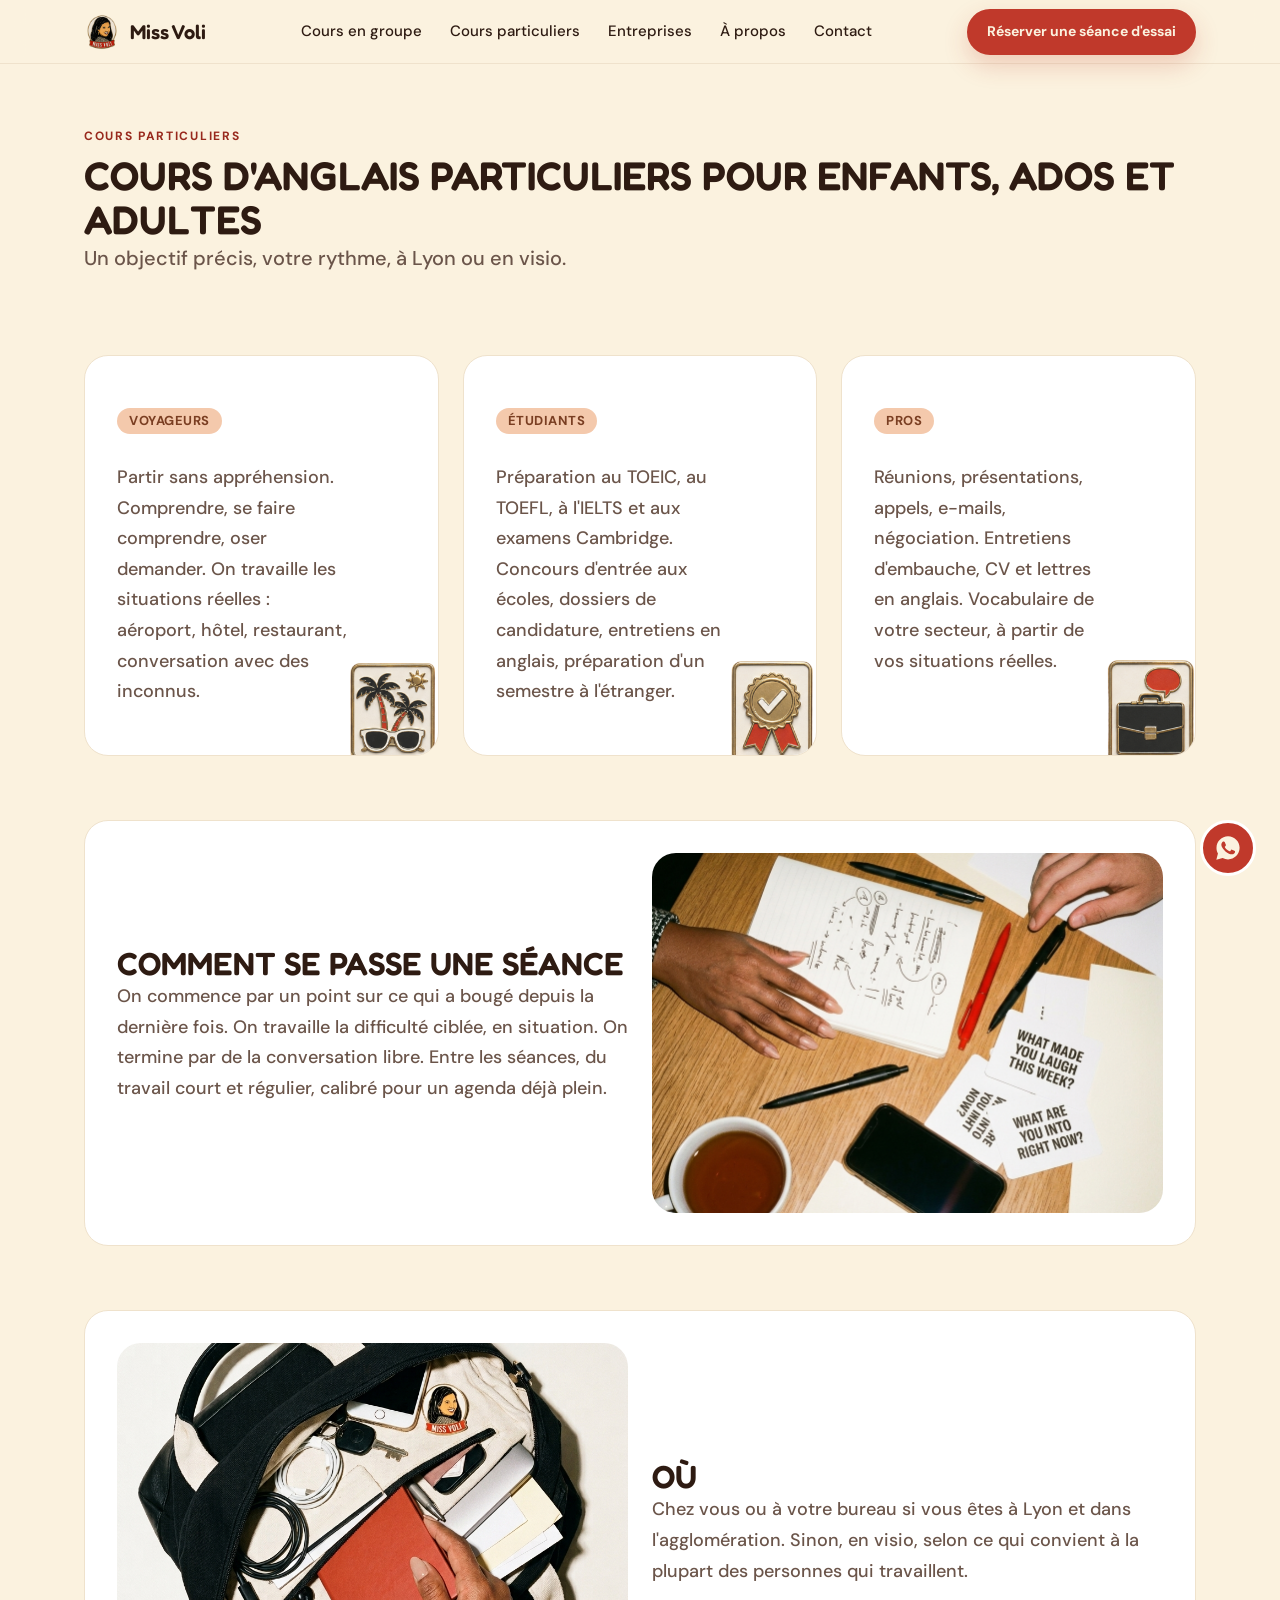
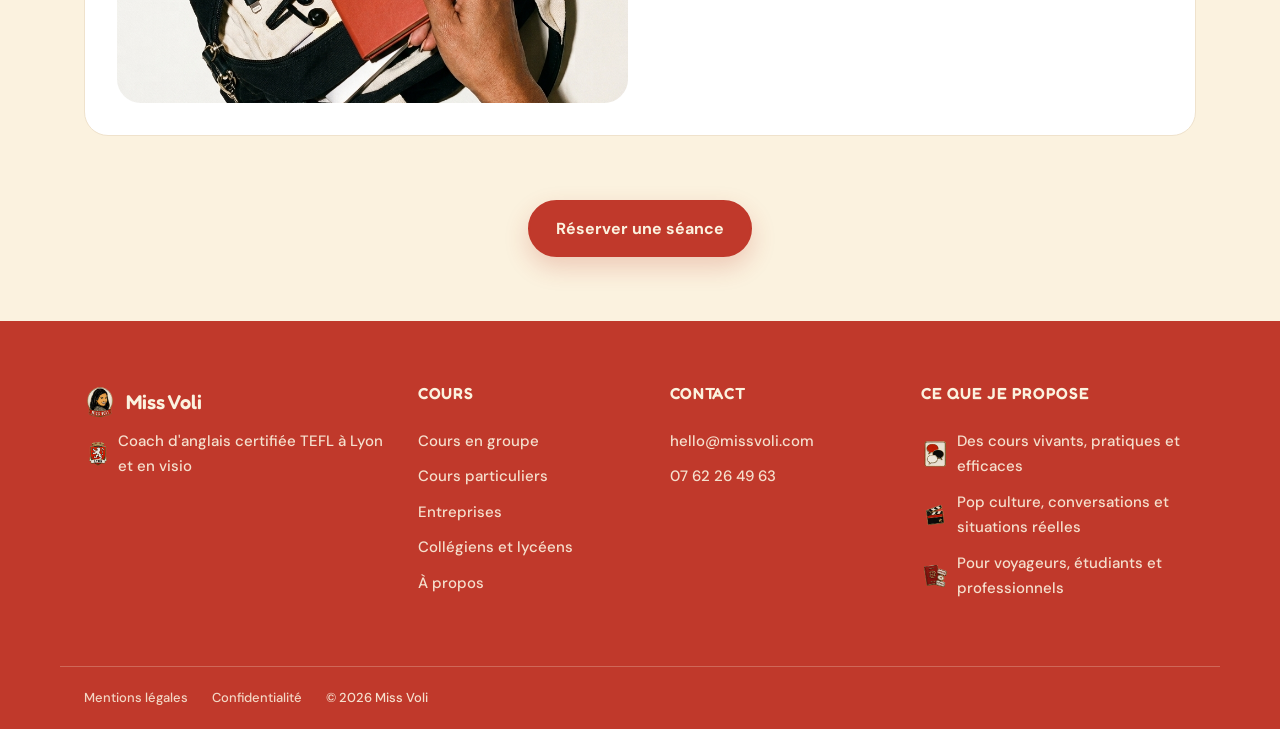
<file: cours-particuliers.html>
<!DOCTYPE html>
<html lang="fr">
<head>
<meta charset="UTF-8">
<meta name="viewport" content="width=device-width, initial-scale=1">
<title>Cours d'anglais particuliers à Lyon — Miss Voli</title>
<meta name="description" content="Cours sur mesure pour voyageurs, étudiants et professionnels. Préparation TOEIC, TOEFL, IELTS. À Lyon ou en visio.">
<link rel="canonical" href="https://missvoli.com/cours-particuliers">
<meta property="og:title" content="Cours d'anglais particuliers à Lyon — Miss Voli">
<meta property="og:description" content="Cours sur mesure pour voyageurs, étudiants et professionnels. À Lyon ou en visio.">
<meta property="og:type" content="website">
<meta property="og:url" content="https://missvoli.com/cours-particuliers">
<meta name="twitter:card" content="summary">
<link rel="icon" href="favicon.svg" type="image/svg+xml">
<link rel="preconnect" href="https://fonts.googleapis.com">
<link rel="preconnect" href="https://fonts.gstatic.com" crossorigin>
<link rel="preload" as="style" href="https://fonts.googleapis.com/css2?family=Fredoka:wght@600;700&family=DM+Sans:wght@400;500;700&display=swap">
<link rel="stylesheet" href="https://fonts.googleapis.com/css2?family=Fredoka:wght@600;700&family=DM+Sans:wght@400;500;700&display=swap">
<link rel="stylesheet" href="css/style.css">
</head>
<body>
<a class="skip-link" href="#main">Aller au contenu</a>

<header class="mv-header">
  <div class="mv-header__inner">
    <a href="index.html" class="mv-logo" aria-label="Miss Voli, accueil">
      <img src="img/pins/miss-voli.png" alt="" width="36" height="36">
      <span>Miss Voli</span>
    </a>
    <nav class="mv-nav" id="mv-nav" aria-label="Navigation principale">
      <a href="cours-en-groupe.html">Cours en groupe</a>
      <a href="cours-particuliers.html">Cours particuliers</a>
      <a href="entreprises.html">Entreprises</a>
      <a href="a-propos.html">À propos</a>
      <a href="contact.html">Contact</a>
    </nav>
    <div class="mv-header__actions">
      <a href="contact.html" class="mv-btn mv-btn--primary mv-btn--sm">Réserver une séance d'essai</a>
      <button class="mv-burger" id="mv-burger" aria-expanded="false" aria-controls="mv-nav" aria-label="Ouvrir le menu">
        <span></span><span></span><span></span>
      </button>
    </div>
  </div>
</header>

<main id="main">

<section class="section" style="padding-bottom:0">
  <div class="container">
    <span class="mv-eyebrow">Cours particuliers</span>
    <h1>COURS D'ANGLAIS PARTICULIERS POUR ENFANTS, ADOS ET ADULTES</h1>
    <p class="mv-lede">Un objectif précis, votre rythme, à Lyon ou en visio.</p>
  </div>
</section>

<section class="section">
  <div class="container">
    <div class="mv-grid-3">
      <article class="mv-card mv-card--service">
        <div class="mv-pin-circle"><img src="img/pins/vacances.png" alt=""></div>
        <p class="mv-badge" style="margin-top:20px">Voyageurs</p>
        <p style="margin-top:12px">Partir sans appréhension. Comprendre, se faire comprendre, oser demander. On travaille les situations réelles : aéroport, hôtel, restaurant, conversation avec des inconnus.</p>
      </article>
      <article class="mv-card mv-card--service">
        <div class="mv-pin-circle"><img src="img/pins/diplome.png" alt=""></div>
        <p class="mv-badge" style="margin-top:20px">Étudiants</p>
        <p style="margin-top:12px">Préparation au TOEIC, au TOEFL, à l'IELTS et aux examens Cambridge. Concours d'entrée aux écoles, dossiers de candidature, entretiens en anglais, préparation d'un semestre à l'étranger.</p>
      </article>
      <article class="mv-card mv-card--service">
        <div class="mv-pin-circle"><img src="img/pins/travail.png" alt=""></div>
        <p class="mv-badge" style="margin-top:20px">Pros</p>
        <p style="margin-top:12px">Réunions, présentations, appels, e-mails, négociation. Entretiens d'embauche, CV et lettres en anglais. Vocabulaire de votre secteur, à partir de vos situations réelles.</p>
      </article>
    </div>
  </div>
</section>

<section class="section" style="padding-top:0">
  <div class="container">
    <div class="mv-card mv-grid-2" style="align-items:center">
      <div>
        <h2>Comment se passe une séance</h2>
        <p>On commence par un point sur ce qui a bougé depuis la dernière fois. On travaille la difficulté ciblée, en situation. On termine par de la conversation libre. Entre les séances, du travail court et régulier, calibré pour un agenda déjà plein.</p>
      </div>
      <div style="justify-self:center;width:100%"><img src="img/cours-particuliers-seance.jpg" alt="Séance de cours particulier : notes prises en anglais, tasse de thé et cartes de conversation sur une table" style="width:100%;border-radius:24px;display:block;object-fit:cover;max-height:360px"></div>
    </div>
  </div>
</section>

<section class="section" style="padding-top:0">
  <div class="container">
    <div class="mv-card mv-grid-2" style="align-items:center">
      <div style="justify-self:center;width:100%"><img src="img/cours-particuliers-ou.jpg" alt="Sac avec un pin Miss Voli, carnet rouge et affaires prêtes pour une séance à domicile ou en visio" style="width:100%;border-radius:24px;display:block;object-fit:cover;max-height:360px"></div>
      <div>
        <h2>Où</h2>
        <p style="margin:0">Chez vous ou à votre bureau si vous êtes à Lyon et dans l'agglomération. Sinon, en visio, selon ce qui convient à la plupart des personnes qui travaillent.</p>
      </div>
    </div>
  </div>
</section>

<section class="section" style="padding-top:0">
  <div class="container" style="text-align:center">
    <a href="contact.html" class="mv-btn mv-btn--primary">Réserver une séance</a>
  </div>
</section>

</main>

<footer class="mv-footer">
  <div class="mv-footer__inner container">
    <div class="mv-footer__col">
      <div class="mv-logo mv-logo--white"><img src="img/pins/miss-voli.png" width="32" height="32" alt=""><span>Miss Voli</span></div>
      <p style="font-size:15px;display:flex;align-items:center;gap:6px"><img src="img/pins/lyon.png" alt="" width="28" height="28">Coach d'anglais certifiée TEFL à Lyon et en visio</p>
    </div>
    <div class="mv-footer__col">
      <h4>Cours</h4>
      <a href="cours-en-groupe.html">Cours en groupe</a>
      <a href="cours-particuliers.html">Cours particuliers</a>
      <a href="entreprises.html">Entreprises</a>
      <a href="ados.html">Collégiens et lycéens</a>
      <a href="a-propos.html">À propos</a>
    </div>
    <div class="mv-footer__col">
      <h4>Contact</h4>
      <a href="mailto:hello@missvoli.com">hello@missvoli.com</a>
      <a href="tel:+33762264963">07 62 26 49 63</a>
  
  </div>    <div class="mv-footer__col">
      <h4>Ce que je propose</h4>
      <p style="font-size:15px;display:flex;align-items:center;gap:8px;margin:0"><img src="img/pins/dialogues.png" alt="" width="28" height="28">Des cours vivants, pratiques et efficaces</p>
      <p style="font-size:15px;display:flex;align-items:center;gap:8px;margin:0"><img src="img/pins/cinema.png" alt="" width="28" height="28">Pop culture, conversations et situations réelles</p>
      <p style="font-size:15px;display:flex;align-items:center;gap:8px;margin:0"><img src="img/pins/globe-trotter.png" alt="" width="28" height="28">Pour voyageurs, étudiants et professionnels</p>
    </div>
  </div>
  <div class="mv-footer__bottom container">
    <a href="mentions-legales.html">Mentions légales</a>
    <a href="confidentialite.html">Confidentialité</a>
    <span>© 2026 Miss Voli</span>
  </div>
</footer>

<div class="mv-mobilebar">
  <a href="tel:+33762264963" class="mv-mobilebar__btn">Appeler</a>
  <a href="https://wa.me/33762264963?text=Bonjour%20Miss%20Voli%2C%20je%20vous%20%C3%A9cris%20depuis%20votre%20site." class="mv-mobilebar__btn mv-mobilebar__btn--whatsapp" target="_blank" rel="noopener">WhatsApp</a>
</div>

<div class="mv-whatsapp" id="mv-whatsapp">
  <div class="mv-whatsapp__bubble" id="mv-whatsapp-bubble" hidden>
    <button class="mv-whatsapp__close" id="mv-whatsapp-close" aria-label="Fermer la bulle">×</button>
    Une question&nbsp;? Écrivez-moi
  </div>
  <a href="https://wa.me/33762264963?text=Bonjour%20Miss%20Voli%2C%20je%20vous%20%C3%A9cris%20depuis%20votre%20site." target="_blank" rel="noopener" aria-label="Écrire à Miss Voli sur WhatsApp" class="mv-whatsapp__btn">
    <svg viewBox="0 0 24 24" fill="#FBF2DF" aria-hidden="true"><path d="M12.04 2C6.58 2 2.13 6.45 2.13 11.91c0 1.75.46 3.39 1.26 4.81L2 22l5.42-1.35a9.86 9.86 0 0 0 4.62 1.15h.01c5.46 0 9.9-4.45 9.9-9.91C21.95 6.45 17.5 2 12.04 2zm5.8 14.02c-.24.68-1.4 1.3-1.94 1.36-.5.06-1.14.09-1.83-.11-.42-.13-.96-.31-1.65-.61-2.9-1.25-4.79-4.17-4.94-4.36-.14-.2-1.18-1.57-1.18-3 0-1.42.75-2.12 1.01-2.41.27-.29.58-.36.78-.36.19 0 .39 0 .56.01.18.01.42-.07.65.5.24.58.82 2.01.89 2.16.07.15.12.32.02.51-.1.19-.15.31-.3.48-.14.16-.31.36-.44.49-.14.14-.29.29-.13.58.17.29.75 1.24 1.62 2.02 1.11 1 2.05 1.31 2.34 1.46.29.15.46.13.63-.05.17-.19.72-.83.91-1.12.19-.29.39-.24.65-.14.27.1 1.68.79 1.97.93.29.15.48.22.55.34.07.13.07.72-.17 1.4z"/></svg>
  </a>
</div>

<script src="js/app.js"></script>
</body>
</html>
</file>
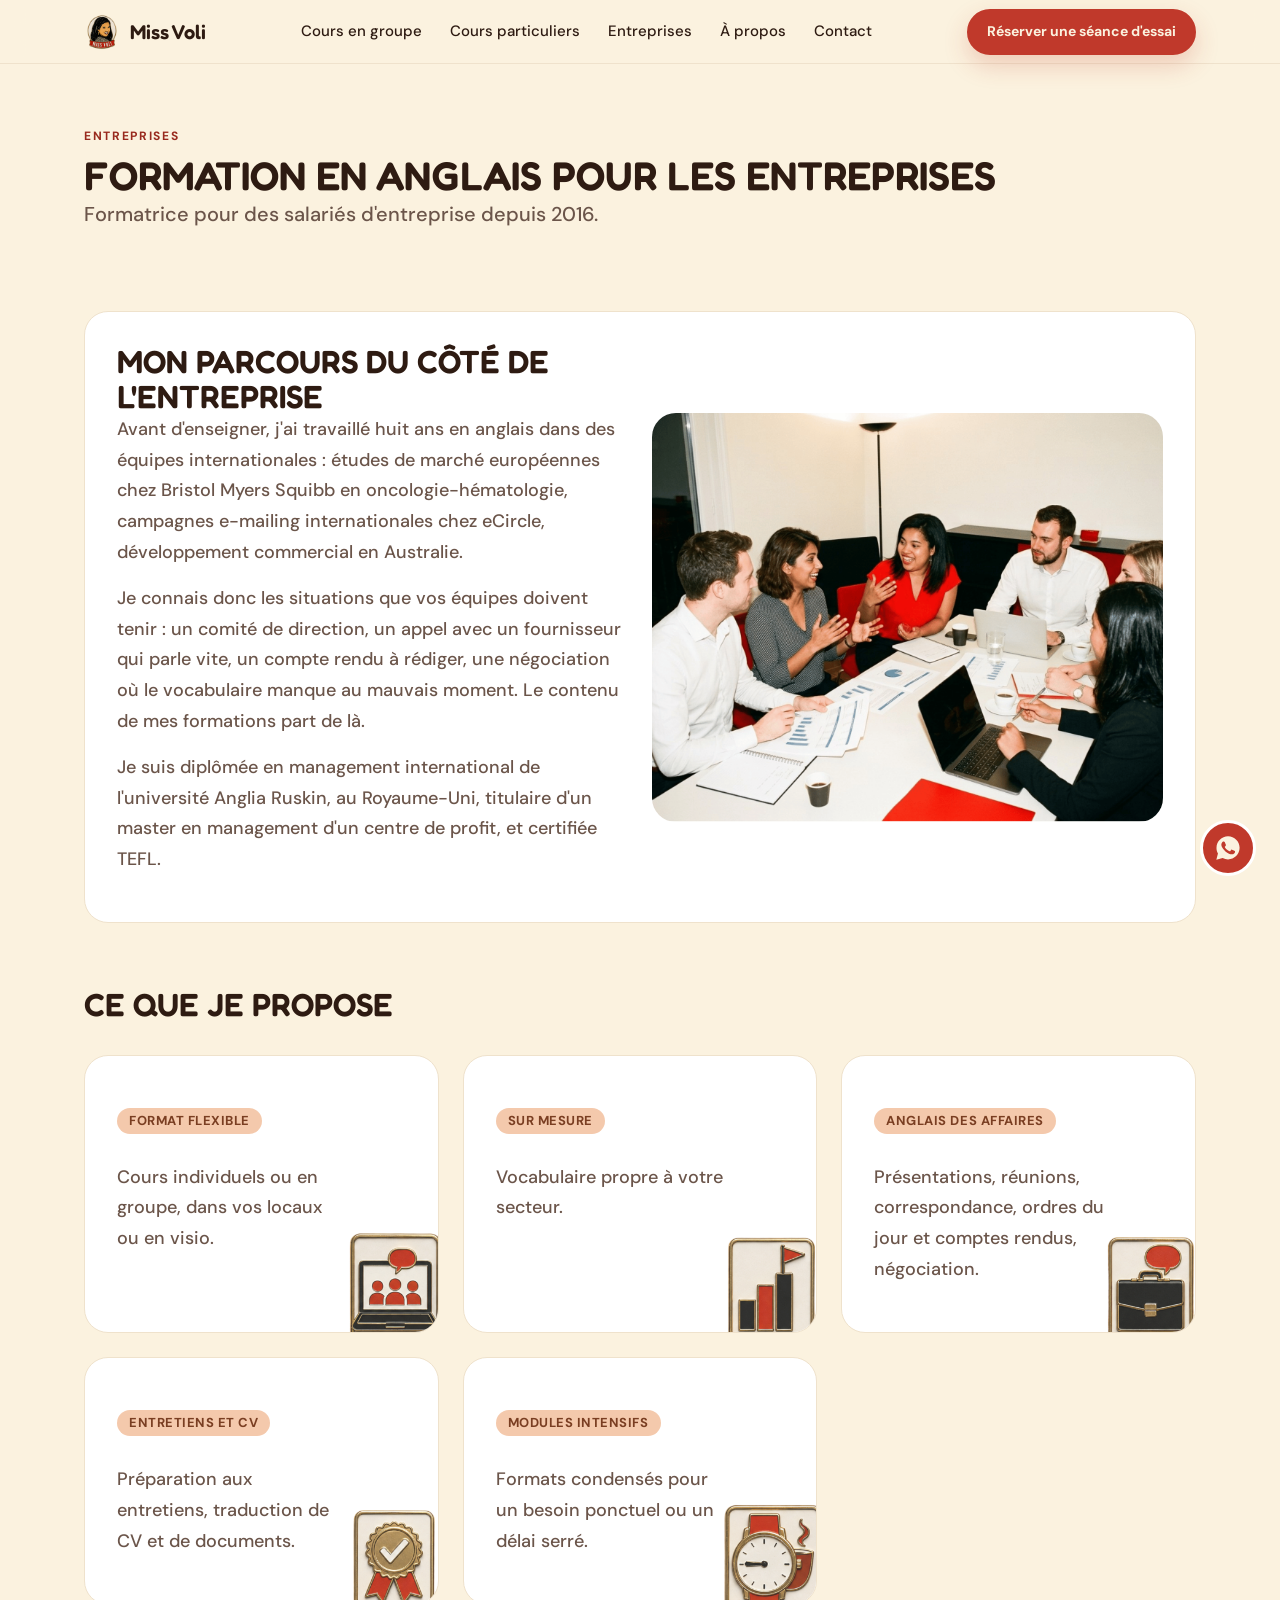
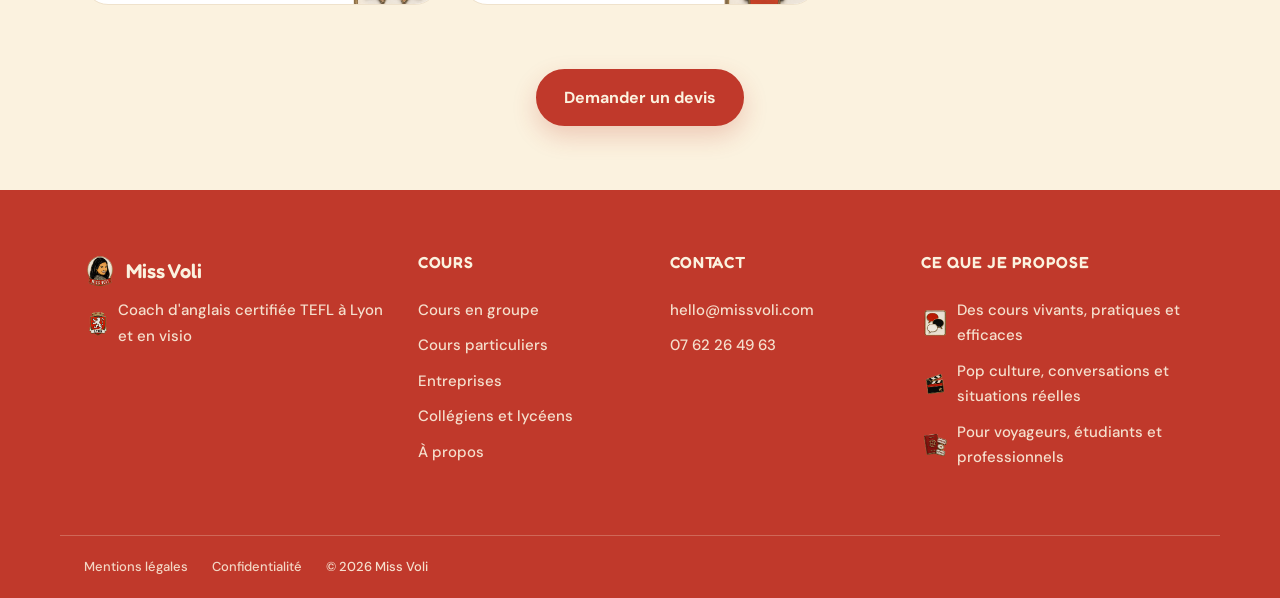
<file: entreprises.html>
<!DOCTYPE html>
<html lang="fr">
<head>
<meta charset="UTF-8">
<meta name="viewport" content="width=device-width, initial-scale=1">
<title>Formation anglais en entreprise à Lyon — Miss Voli</title>
<meta name="description" content="Formation en anglais professionnel pour vos équipes, à Lyon ou en visio. Formatrice en entreprise depuis 2016, ancienne cadre en équipes internationales.">
<link rel="canonical" href="https://missvoli.com/entreprises">
<meta property="og:title" content="Formation anglais en entreprise à Lyon — Miss Voli">
<meta property="og:description" content="Formation en anglais professionnel pour vos équipes, à Lyon ou en visio.">
<meta property="og:type" content="website">
<meta property="og:url" content="https://missvoli.com/entreprises">
<meta name="twitter:card" content="summary">
<link rel="icon" href="favicon.svg" type="image/svg+xml">
<link rel="preconnect" href="https://fonts.googleapis.com">
<link rel="preconnect" href="https://fonts.gstatic.com" crossorigin>
<link rel="preload" as="style" href="https://fonts.googleapis.com/css2?family=Fredoka:wght@600;700&family=DM+Sans:wght@400;500;700&display=swap">
<link rel="stylesheet" href="https://fonts.googleapis.com/css2?family=Fredoka:wght@600;700&family=DM+Sans:wght@400;500;700&display=swap">
<link rel="stylesheet" href="css/style.css">
</head>
<body>
<a class="skip-link" href="#main">Aller au contenu</a>

<header class="mv-header">
  <div class="mv-header__inner">
    <a href="index.html" class="mv-logo" aria-label="Miss Voli, accueil">
      <img src="img/pins/miss-voli.png" alt="" width="36" height="36">
      <span>Miss Voli</span>
    </a>
    <nav class="mv-nav" id="mv-nav" aria-label="Navigation principale">
      <a href="cours-en-groupe.html">Cours en groupe</a>
      <a href="cours-particuliers.html">Cours particuliers</a>
      <a href="entreprises.html">Entreprises</a>
      <a href="a-propos.html">À propos</a>
      <a href="contact.html">Contact</a>
    </nav>
    <div class="mv-header__actions">
      <a href="contact.html" class="mv-btn mv-btn--primary mv-btn--sm">Réserver une séance d'essai</a>
      <button class="mv-burger" id="mv-burger" aria-expanded="false" aria-controls="mv-nav" aria-label="Ouvrir le menu">
        <span></span><span></span><span></span>
      </button>
    </div>
  </div>
</header>

<main id="main">

<section class="section" style="padding-bottom:0">
  <div class="container">
    <span class="mv-eyebrow">Entreprises</span>
    <h1>Formation en anglais pour les entreprises</h1>
    <p class="mv-lede">Formatrice pour des salariés d'entreprise depuis 2016.</p>
  </div>
</section>

<section class="section">
  <div class="container">
    <div class="mv-card mv-grid-2" style="align-items:center">
      <div>
        <h2>Mon parcours du côté de l'entreprise</h2>
        <p>Avant d'enseigner, j'ai travaillé huit ans en anglais dans des équipes internationales : études de marché européennes chez Bristol Myers Squibb en oncologie-hématologie, campagnes e-mailing internationales chez eCircle, développement commercial en Australie.</p>
        <p>Je connais donc les situations que vos équipes doivent tenir : un comité de direction, un appel avec un fournisseur qui parle vite, un compte rendu à rédiger, une négociation où le vocabulaire manque au mauvais moment. Le contenu de mes formations part de là.</p>
        <p>Je suis diplômée en management international de l'université Anglia Ruskin, au Royaume-Uni, titulaire d'un master en management d'un centre de profit, et certifiée TEFL.</p>
      </div>
      <div style="border-radius:var(--radius-lg);overflow:hidden"><img src="img/entreprises-parcours.png" alt="Réunion d'équipe en anglais, échanges autour d'un dossier professionnel" style="width:100%;height:100%;object-fit:cover;display:block"></div>
    </div>
  </div>
</section>

<section class="section" style="padding-top:0">
  <div class="container">
    <h2>Ce que je propose</h2>
    <div class="mv-grid-3" style="margin-top:32px">
      <article class="mv-card mv-card--service">
        <div class="mv-pin-circle"><img src="img/pins/en-ligne.png" alt=""></div>
        <p class="mv-badge" style="margin-top:20px">Format flexible</p>
        <p style="margin-top:12px">Cours individuels ou en groupe, dans vos locaux ou en visio.</p>
      </article>
      <article class="mv-card mv-card--service">
        <div class="mv-pin-circle"><img src="img/pins/niveau.png" alt=""></div>
        <p class="mv-badge" style="margin-top:20px">Sur mesure</p>
        <p style="margin-top:12px">Vocabulaire propre à votre secteur.</p>
      </article>
      <article class="mv-card mv-card--service">
        <div class="mv-pin-circle"><img src="img/pins/travail.png" alt=""></div>
        <p class="mv-badge" style="margin-top:20px">Anglais des affaires</p>
        <p style="margin-top:12px">Présentations, réunions, correspondance, ordres du jour et comptes rendus, négociation.</p>
      </article>
      <article class="mv-card mv-card--service">
        <div class="mv-pin-circle"><img src="img/pins/diplome.png" alt=""></div>
        <p class="mv-badge" style="margin-top:20px">Entretiens et CV</p>
        <p style="margin-top:12px">Préparation aux entretiens, traduction de CV et de documents.</p>
      </article>
      <article class="mv-card mv-card--service">
        <div class="mv-pin-circle"><img src="img/pins/sessions.png" alt=""></div>
        <p class="mv-badge" style="margin-top:20px">Modules intensifs</p>
        <p style="margin-top:12px">Formats condensés pour un besoin ponctuel ou un délai serré.</p>
      </article>
    </div>
  </div>
</section>

<section class="section" style="padding-top:0">
  <div class="container" style="text-align:center">
    <a href="contact.html" class="mv-btn mv-btn--primary">Demander un devis</a>
  </div>
</section>

</main>

<footer class="mv-footer">
  <div class="mv-footer__inner container">
    <div class="mv-footer__col">
      <div class="mv-logo mv-logo--white"><img src="img/pins/miss-voli.png" width="32" height="32" alt=""><span>Miss Voli</span></div>
      <p style="font-size:15px;display:flex;align-items:center;gap:6px"><img src="img/pins/lyon.png" alt="" width="28" height="28">Coach d'anglais certifiée TEFL à Lyon et en visio</p>
    </div>
    <div class="mv-footer__col">
      <h4>Cours</h4>
      <a href="cours-en-groupe.html">Cours en groupe</a>
      <a href="cours-particuliers.html">Cours particuliers</a>
      <a href="entreprises.html">Entreprises</a>
      <a href="ados.html">Collégiens et lycéens</a>
      <a href="a-propos.html">À propos</a>
    </div>
    <div class="mv-footer__col">
      <h4>Contact</h4>
      <a href="mailto:hello@missvoli.com">hello@missvoli.com</a>
      <a href="tel:+33762264963">07 62 26 49 63</a>
  
  </div>    <div class="mv-footer__col">
      <h4>Ce que je propose</h4>
      <p style="font-size:15px;display:flex;align-items:center;gap:8px;margin:0"><img src="img/pins/dialogues.png" alt="" width="28" height="28">Des cours vivants, pratiques et efficaces</p>
      <p style="font-size:15px;display:flex;align-items:center;gap:8px;margin:0"><img src="img/pins/cinema.png" alt="" width="28" height="28">Pop culture, conversations et situations réelles</p>
      <p style="font-size:15px;display:flex;align-items:center;gap:8px;margin:0"><img src="img/pins/globe-trotter.png" alt="" width="28" height="28">Pour voyageurs, étudiants et professionnels</p>
    </div>
  </div>
  <div class="mv-footer__bottom container">
    <a href="mentions-legales.html">Mentions légales</a>
    <a href="confidentialite.html">Confidentialité</a>
    <span>© 2026 Miss Voli</span>
  </div>
</footer>

<div class="mv-mobilebar">
  <a href="tel:+33762264963" class="mv-mobilebar__btn">Appeler</a>
  <a href="https://wa.me/33762264963?text=Bonjour%20Miss%20Voli%2C%20je%20vous%20%C3%A9cris%20depuis%20votre%20site." class="mv-mobilebar__btn mv-mobilebar__btn--whatsapp" target="_blank" rel="noopener">WhatsApp</a>
</div>

<div class="mv-whatsapp" id="mv-whatsapp">
  <div class="mv-whatsapp__bubble" id="mv-whatsapp-bubble" hidden>
    <button class="mv-whatsapp__close" id="mv-whatsapp-close" aria-label="Fermer la bulle">×</button>
    Une question&nbsp;? Écrivez-moi
  </div>
  <a href="https://wa.me/33762264963?text=Bonjour%20Miss%20Voli%2C%20je%20vous%20%C3%A9cris%20depuis%20votre%20site." target="_blank" rel="noopener" aria-label="Écrire à Miss Voli sur WhatsApp" class="mv-whatsapp__btn">
    <svg viewBox="0 0 24 24" fill="#FBF2DF" aria-hidden="true"><path d="M12.04 2C6.58 2 2.13 6.45 2.13 11.91c0 1.75.46 3.39 1.26 4.81L2 22l5.42-1.35a9.86 9.86 0 0 0 4.62 1.15h.01c5.46 0 9.9-4.45 9.9-9.91C21.95 6.45 17.5 2 12.04 2zm5.8 14.02c-.24.68-1.4 1.3-1.94 1.36-.5.06-1.14.09-1.83-.11-.42-.13-.96-.31-1.65-.61-2.9-1.25-4.79-4.17-4.94-4.36-.14-.2-1.18-1.57-1.18-3 0-1.42.75-2.12 1.01-2.41.27-.29.58-.36.78-.36.19 0 .39 0 .56.01.18.01.42-.07.65.5.24.58.82 2.01.89 2.16.07.15.12.32.02.51-.1.19-.15.31-.3.48-.14.16-.31.36-.44.49-.14.14-.29.29-.13.58.17.29.75 1.24 1.62 2.02 1.11 1 2.05 1.31 2.34 1.46.29.15.46.13.63-.05.17-.19.72-.83.91-1.12.19-.29.39-.24.65-.14.27.1 1.68.79 1.97.93.29.15.48.22.55.34.07.13.07.72-.17 1.4z"/></svg>
  </a>
</div>

<script src="js/app.js"></script>
</body>
</html>
</file>
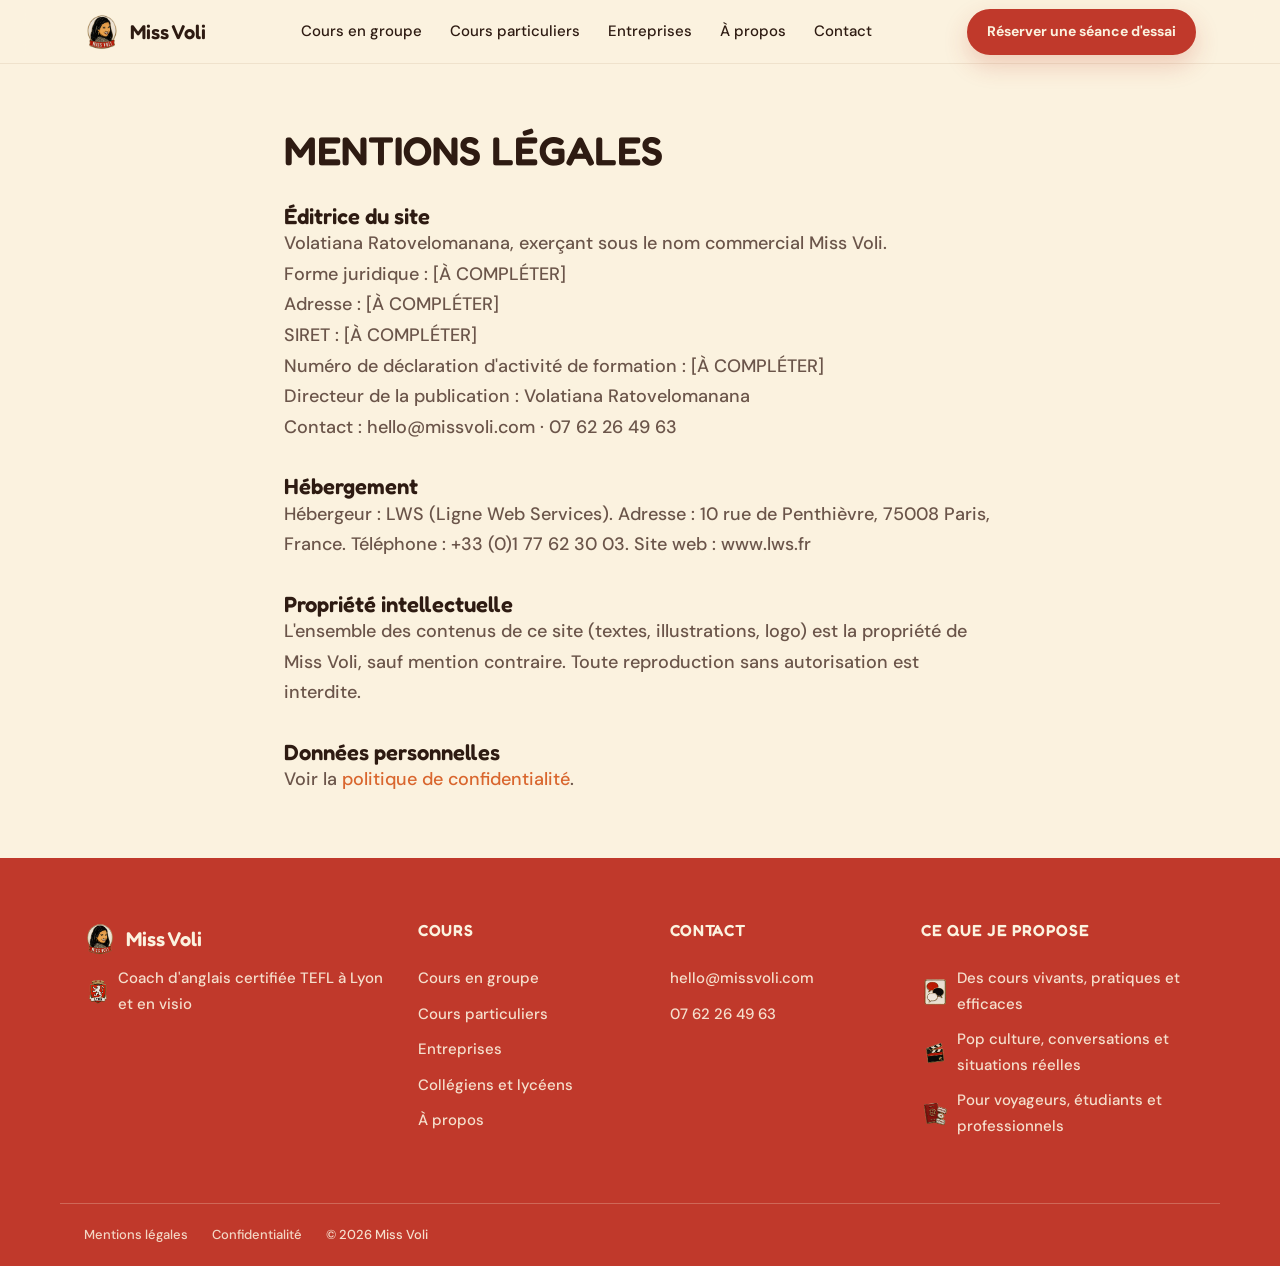
<file: mentions-legales.html>
<!DOCTYPE html>
<html lang="fr">
<head>
<meta charset="UTF-8">
<meta name="viewport" content="width=device-width, initial-scale=1">
<title>Mentions légales — Miss Voli</title>
<meta name="description" content="Mentions légales du site missvoli.com.">
<link rel="canonical" href="https://missvoli.com/mentions-legales">
<meta name="robots" content="noindex">
<link rel="icon" href="favicon.svg" type="image/svg+xml">
<link rel="preconnect" href="https://fonts.googleapis.com">
<link rel="preconnect" href="https://fonts.gstatic.com" crossorigin>
<link rel="stylesheet" href="https://fonts.googleapis.com/css2?family=Fredoka:wght@600;700&family=DM+Sans:wght@400;500;700&display=swap">
<link rel="stylesheet" href="css/style.css">
</head>
<body>
<a class="skip-link" href="#main">Aller au contenu</a>

<header class="mv-header">
  <div class="mv-header__inner">
    <a href="index.html" class="mv-logo" aria-label="Miss Voli, accueil">
      <img src="img/pins/miss-voli.png" alt="" width="36" height="36">
      <span>Miss Voli</span>
    </a>
    <nav class="mv-nav" id="mv-nav" aria-label="Navigation principale">
      <a href="cours-en-groupe.html">Cours en groupe</a>
      <a href="cours-particuliers.html">Cours particuliers</a>
      <a href="entreprises.html">Entreprises</a>
      <a href="a-propos.html">À propos</a>
      <a href="contact.html">Contact</a>
    </nav>
    <div class="mv-header__actions">
      <a href="contact.html" class="mv-btn mv-btn--primary mv-btn--sm">Réserver une séance d'essai</a>
      <button class="mv-burger" id="mv-burger" aria-expanded="false" aria-controls="mv-nav" aria-label="Ouvrir le menu">
        <span></span><span></span><span></span>
      </button>
    </div>
  </div>
</header>

<main id="main">
<section class="section">
  <div class="container" style="max-width:760px">
    <h1>Mentions légales</h1>

    <h3 style="margin-top:32px">Éditrice du site</h3>
    <p>Volatiana Ratovelomanana, exerçant sous le nom commercial Miss Voli.<br>
    Forme juridique : [À COMPLÉTER]<br>
    Adresse : [À COMPLÉTER]<br>
    SIRET : [À COMPLÉTER]<br>
    Numéro de déclaration d'activité de formation : [À COMPLÉTER]<br>
    Directeur de la publication : Volatiana Ratovelomanana<br>
    Contact : hello@missvoli.com · 07 62 26 49 63</p>

    <h3 style="margin-top:32px">Hébergement</h3>
    <p>Hébergeur : LWS (Ligne Web Services). Adresse : 10 rue de Penthièvre, 75008 Paris, France. Téléphone : +33 (0)1 77 62 30 03. Site web : www.lws.fr</p>

    <h3 style="margin-top:32px">Propriété intellectuelle</h3>
    <p>L'ensemble des contenus de ce site (textes, illustrations, logo) est la propriété de Miss Voli, sauf mention contraire. Toute reproduction sans autorisation est interdite.</p>

    <h3 style="margin-top:32px">Données personnelles</h3>
    <p style="margin:0">Voir la <a href="confidentialite.html">politique de confidentialité</a>.</p>
  </div>
</section>
</main>

<footer class="mv-footer">
  <div class="mv-footer__inner container">
    <div class="mv-footer__col">
      <div class="mv-logo mv-logo--white"><img src="img/pins/miss-voli.png" width="32" height="32" alt=""><span>Miss Voli</span></div>
      <p style="font-size:15px;display:flex;align-items:center;gap:6px"><img src="img/pins/lyon.png" alt="" width="28" height="28">Coach d'anglais certifiée TEFL à Lyon et en visio</p>
    </div>
    <div class="mv-footer__col">
      <h4>Cours</h4>
      <a href="cours-en-groupe.html">Cours en groupe</a>
      <a href="cours-particuliers.html">Cours particuliers</a>
      <a href="entreprises.html">Entreprises</a>
      <a href="ados.html">Collégiens et lycéens</a>
      <a href="a-propos.html">À propos</a>
    </div>
    <div class="mv-footer__col">
      <h4>Contact</h4>
      <a href="mailto:hello@missvoli.com">hello@missvoli.com</a>
      <a href="tel:+33762264963">07 62 26 49 63</a>
  
  </div>    <div class="mv-footer__col">
      <h4>Ce que je propose</h4>
      <p style="font-size:15px;display:flex;align-items:center;gap:8px;margin:0"><img src="img/pins/dialogues.png" alt="" width="28" height="28">Des cours vivants, pratiques et efficaces</p>
      <p style="font-size:15px;display:flex;align-items:center;gap:8px;margin:0"><img src="img/pins/cinema.png" alt="" width="28" height="28">Pop culture, conversations et situations réelles</p>
      <p style="font-size:15px;display:flex;align-items:center;gap:8px;margin:0"><img src="img/pins/globe-trotter.png" alt="" width="28" height="28">Pour voyageurs, étudiants et professionnels</p>
    </div>
  </div>
  <div class="mv-footer__bottom container">
    <a href="mentions-legales.html">Mentions légales</a>
    <a href="confidentialite.html">Confidentialité</a>
    <span>© 2026 Miss Voli</span>
  </div>
</footer>

<div class="mv-mobilebar">
  <a href="tel:+33762264963" class="mv-mobilebar__btn">Appeler</a>
  <a href="https://wa.me/33762264963?text=Bonjour%20Miss%20Voli%2C%20je%20vous%20%C3%A9cris%20depuis%20votre%20site." class="mv-mobilebar__btn mv-mobilebar__btn--whatsapp" target="_blank" rel="noopener">WhatsApp</a>
</div>

<script src="js/app.js"></script>
</body>
</html>
</file>
<file: css/style.css>
/* ===== Miss Voli — feuille de style unique ===== */
:root{
  --rouge:#C0392B; --rouge-dark:#98291D; --orange:#D9662E; --peche:#F4C9AC; --menthe:#7FAE8B;
  --creme:#FBF2DF; --creme-100:#F3E4C4; --encre:#2E1B12; --blanc:#FFFFFF;
  --rouge-05:#FBEDEB; --encre-70:#6B554A; --encre-50:#8C7A70; --encre-20:#D9CFC6; --border-card:#EFE2CC;
  --radius-sm:10px; --radius-md:16px; --radius-lg:24px; --radius-xl:32px; --radius-pill:999px;
  --shadow-sm:0 2px 8px rgba(46,27,18,.07); --shadow-md:0 8px 24px rgba(46,27,18,.09);
  --shadow-lg:0 18px 44px rgba(46,27,18,.12); --shadow-brand:0 10px 24px rgba(192,57,43,.22);
  --font-display:'Fredoka','Trebuchet MS',sans-serif; --font-body:'DM Sans','Helvetica Neue',Arial,sans-serif;
  --dur:200ms; --ease:cubic-bezier(.2,.7,.3,1);
  --container:1160px;
}
*{box-sizing:border-box}
html{-webkit-font-smoothing:antialiased;scroll-behavior:smooth;overflow-x:clip}
body{margin:0;overflow-x:clip;background:var(--creme);color:var(--encre-70);font:500 18px/1.7 var(--font-body)}
h1,h2,h3,h4{font-family:var(--font-display);color:var(--encre);margin:0;line-height:1.1;font-weight:600}
h1{font-size:40px;text-transform:uppercase}
h2{font-size:32px;text-transform:uppercase}
h3{font-size:22px}
p{margin:0 0 16px}
a{color:var(--orange);text-decoration:none;border-bottom:1.5px solid transparent;transition:color var(--dur) var(--ease),border-color var(--dur) var(--ease)}
a:hover{color:var(--rouge-dark);border-bottom-color:currentColor}
img{max-width:100%;display:block}
*:focus-visible{outline:2px solid var(--orange);outline-offset:2px;border-radius:var(--radius-sm)}
button{font-family:var(--font-body)}
.container{max-width:var(--container);margin:0 auto;padding:0 24px}
.section{padding-block:64px}
@media (max-width:900px){.section{padding-block:48px}}
.skip-link{position:absolute;left:-999px;top:0;background:var(--encre);color:var(--creme);padding:12px 20px;border-radius:0 0 12px 0;z-index:200}
.skip-link:focus{left:0}
.mv-eyebrow{font:700 12px/1.4 var(--font-body);letter-spacing:.14em;text-transform:uppercase;color:var(--rouge-dark);display:block;margin-bottom:8px}
.mv-lede{font-size:20px;color:var(--encre-70);max-width:680px}

/* ---- header ---- */
.mv-header{position:sticky;top:0;z-index:100;height:64px;background:rgba(251,242,223,.92);backdrop-filter:blur(12px);border-bottom:1px solid var(--border-card)}
.mv-header__inner{max-width:var(--container);margin:0 auto;padding:0 24px;height:64px;display:flex;align-items:center;justify-content:space-between;gap:16px}
.mv-logo{display:flex;align-items:center;gap:10px;color:var(--encre);border-bottom:none}
.mv-logo:hover{color:var(--encre);border-bottom:none}
.mv-logo span{font-family:var(--font-display);font-weight:600;font-size:20px}
.mv-logo--white{color:var(--creme)}
.mv-nav{display:flex;gap:28px}
.mv-nav a{color:var(--encre);border-bottom:none;font-weight:500;font-size:15px}
.mv-nav a:hover{color:var(--rouge-dark)}
.mv-header__actions{display:flex;align-items:center;gap:16px}
.mv-burger{display:none;flex-direction:column;gap:5px;width:32px;height:32px;background:none;border:none;cursor:pointer;padding:6px;justify-content:center;align-items:center}
.mv-burger span{display:block;width:22px;height:2.5px;background:var(--encre);border-radius:2px;transition:transform var(--dur) var(--ease),opacity var(--dur) var(--ease)}
.mv-burger[aria-expanded="true"] span:nth-child(1){transform:translateY(7.5px) rotate(45deg)}
.mv-burger[aria-expanded="true"] span:nth-child(2){opacity:0}
.mv-burger[aria-expanded="true"] span:nth-child(3){transform:translateY(-7.5px) rotate(-45deg)}

/* ---- buttons ---- */
.mv-btn{display:inline-flex;align-items:center;justify-content:center;gap:8px;font-weight:700;border-radius:var(--radius-pill);padding:13px 26px;font-size:16px;cursor:pointer;border:2px solid transparent;transition:background var(--dur) var(--ease),color var(--dur) var(--ease),transform 120ms var(--ease),box-shadow var(--dur) var(--ease);white-space:nowrap}
.mv-btn:hover{border-bottom:none}
.mv-btn:active{transform:scale(.97)}
.mv-btn--primary{background:var(--rouge);color:var(--creme);border-color:var(--rouge);box-shadow:var(--shadow-brand)}
.mv-btn--primary:hover{background:var(--rouge-dark);border-color:var(--rouge-dark);color:var(--creme)}
.mv-btn--secondary{background:transparent;color:var(--rouge);border-color:var(--rouge)}
.mv-btn--secondary:hover{background:var(--rouge-05);color:var(--rouge)}
.mv-btn--onbrand{background:var(--creme);color:var(--rouge);border-color:var(--creme)}
.mv-btn--onbrand:hover{background:var(--creme-100);border-color:var(--creme-100)}
.mv-btn--sm{padding:9px 18px;font-size:14px}
.mv-btn--full{width:100%}
.mv-btn:disabled{opacity:.45;cursor:not-allowed;box-shadow:none}

/* ---- cards ---- */
.mv-card{background:var(--blanc);border:1.5px solid var(--border-card);border-radius:var(--radius-lg);padding:32px}
.mv-card--cream{background:var(--creme-100);border-color:transparent}
.mv-card--brand{background:var(--rouge);color:var(--creme);border-color:var(--rouge)}
.mv-card--ink{background:var(--encre);color:var(--creme);border-color:var(--encre)}
.mv-card--clickable{transition:transform var(--dur) var(--ease),box-shadow var(--dur) var(--ease)}
.mv-card--clickable:hover{transform:translateY(-2px);box-shadow:var(--shadow-lg)}

.mv-card--service{position:relative;overflow:hidden;transition:transform .3s var(--ease),box-shadow .3s var(--ease),border-color .3s var(--ease)}
.mv-card--service:hover{transform:translateY(-4px) scale(1.01);box-shadow:var(--shadow-lg);border-color:transparent}
.mv-card--service > *{position:relative;z-index:1}
.mv-card--service .mv-pin-circle{position:absolute;right:-16px;bottom:-16px;width:120px;height:120px;z-index:0;pointer-events:none;transition:transform .4s cubic-bezier(.2,.7,.3,1);opacity:.85}
.mv-card--service .mv-pin-circle img{width:100%;height:100%;object-fit:contain}
.mv-card--service:hover .mv-pin-circle{transform:scale(1.12) rotate(6deg) translate(6px,-8px)}
.mv-card--service h3,.mv-card--service p,.mv-card--service .mv-badge{position:relative;z-index:1;max-width:80%}
.mv-card--service a{display:inline-block}
.mv-card-arrow{display:inline-block;transition:transform .3s var(--ease)}
.mv-card--service:hover .mv-card-arrow{animation:mv-arrow-bounce 1s var(--ease) infinite}
@keyframes mv-arrow-bounce{0%,100%{transform:translateX(0)}50%{transform:translateX(4px)}}

.mv-pin-circle{width:88px;height:88px;display:flex;align-items:center;justify-content:center;flex-shrink:0}
.mv-pin-circle img{width:72px;height:72px}
.mv-pin-circle--onbrand{}
.mv-badge{display:inline-block;background:var(--peche);color:#7A3E22;font:700 13px/1.4 var(--font-body);padding:4px 12px;border-radius:var(--radius-pill);text-transform:uppercase;letter-spacing:.04em}

/* ---- grids ---- */
.mv-grid-2{display:grid;grid-template-columns:1fr 1fr;gap:24px}
.mv-grid-3{display:grid;grid-template-columns:repeat(3,1fr);gap:24px}
.mv-grid-5{display:grid;grid-template-columns:repeat(3,1fr);gap:24px}
@media (max-width:900px){.mv-grid-2,.mv-grid-3,.mv-grid-5{grid-template-columns:1fr}}

/* ---- full-width sections ---- */
.mv-full-brand{background:var(--rouge);color:var(--creme);width:100%}
.mv-full-brand h1,.mv-full-brand h2{color:var(--creme)}
.mv-full-ink{background:var(--encre);color:var(--creme);width:100%;padding-block:40px;text-align:center}
.mv-full-ink h2{color:var(--creme);font-size:28px}
.mv-full-ink p{color:rgba(251,242,223,.8);font-family:var(--font-body);font-size:16px;margin:0}

/* ---- promise banner ---- */
.mv-promise{max-width:680px;margin:0 auto}
.mv-promise--compact{text-align:left;margin:0}
.mv-promise--compact h4{color:var(--creme);font-size:16px;margin-bottom:2px}
.mv-promise--compact span{color:rgba(251,242,223,.8);font-size:14px}

/* ---- hero ---- */
.mv-hero{padding-block:64px}
.mv-hero__inner{display:grid;grid-template-columns:1.2fr .8fr;gap:48px;align-items:center;max-width:var(--container);margin:0 auto;padding:0 24px}
@media (max-width:900px){.mv-hero__inner{grid-template-columns:1fr;text-align:left}}
.mv-hero h1{color:var(--creme);font-size:40px;margin-bottom:16px}
.mv-hero p.mv-lede{color:rgba(251,242,223,.9);font-size:19px}
.mv-hero__portrait{width:100%;aspect-ratio:4/5;margin:0 auto;display:flex;align-items:center;justify-content:center;color:var(--creme);text-align:center;font-size:14px;overflow:hidden}
.mv-hero__points{list-style:none;margin:24px 0;padding:0;display:flex;flex-direction:column;gap:14px}
.mv-hero__points li{display:flex;gap:12px;align-items:flex-start;color:var(--creme);font-size:16px}
.mv-hero__points .mv-dot{width:40px;height:40px;flex-shrink:0;display:flex;align-items:center;justify-content:center}
.mv-hero__points .mv-dot img{width:40px;height:40px}
.mv-hero__actions{display:flex;gap:16px;flex-wrap:wrap;margin-top:8px}

/* ---- photo placeholder ---- */
.mv-photo-placeholder{background:var(--creme-100);border:1.5px dashed var(--encre-20);border-radius:var(--radius-lg);display:flex;align-items:center;justify-content:center;text-align:center;color:var(--encre-70);font-size:14px;padding:24px;width:100%}

/* ---- steps ---- */
.mv-steps{list-style:none;margin:0;padding:0;display:flex;flex-direction:column;gap:20px}
.mv-step{display:flex;gap:16px;align-items:flex-start}
.mv-step__num{width:36px;height:36px;border-radius:999px;background:var(--rouge);color:var(--creme);font-family:var(--font-display);font-weight:600;display:flex;align-items:center;justify-content:center;flex-shrink:0}

/* ---- FAQ accordion ---- */
.mv-faq-item{border-bottom:1.5px solid var(--border-card)}
.mv-faq-item:first-child{border-top:1.5px solid var(--border-card)}
.mv-faq-q{width:100%;text-align:left;background:none;border:none;padding:20px 0;display:flex;justify-content:space-between;align-items:center;gap:16px;cursor:pointer;font-family:var(--font-display);font-size:18px;color:var(--encre)}
.mv-faq-q__icon{width:24px;height:24px;flex-shrink:0;position:relative}
.mv-faq-q__icon::before,.mv-faq-q__icon::after{content:'';position:absolute;background:var(--rouge);top:50%;left:50%;transform:translate(-50%,-50%);transition:transform var(--dur) var(--ease)}
.mv-faq-q__icon::before{width:16px;height:2px}
.mv-faq-q__icon::after{width:2px;height:16px}
.mv-faq-q[aria-expanded="true"] .mv-faq-q__icon::after{transform:translate(-50%,-50%) rotate(90deg);opacity:0}
.mv-faq-a{overflow:hidden;max-height:0;transition:max-height var(--dur) var(--ease)}
.mv-faq-a__inner{padding-bottom:20px;color:var(--encre-70)}

/* ---- form ---- */
.mv-form-step{margin-bottom:32px}
.mv-form-step h3{margin-bottom:16px}
.mv-radio-cards{display:grid;grid-template-columns:1fr 1fr;gap:16px}
.mv-radio-cards--5{display:flex;flex-wrap:wrap;justify-content:center}
.mv-radio-cards--5 label{flex:1 1 180px;flex-direction:column;justify-content:center;text-align:center;gap:12px;min-height:140px}
.mv-radio-cards--5 img{width:44px;height:44px}
@media (max-width:600px){.mv-radio-cards{grid-template-columns:1fr}.mv-radio-cards--5 label{flex-basis:100%}}
.mv-radio-cards input{position:absolute;opacity:0;width:1px;height:1px}
.mv-radio-cards label{display:flex;align-items:center;gap:12px;border:2px solid var(--border-card);border-radius:var(--radius-md);padding:16px;cursor:pointer;background:var(--blanc);transition:border-color var(--dur) var(--ease),background var(--dur) var(--ease)}
.mv-radio-cards label:hover{border-color:var(--encre-20)}
.mv-radio-cards input:checked + label{border-color:var(--rouge);background:var(--rouge-05)}
.mv-radio-cards input:focus-visible + label{outline:2px solid var(--orange);outline-offset:2px}
.mv-radio-cards img{width:32px;height:32px;flex-shrink:0}
.mv-radio-cards--service label{transition:transform .3s var(--ease),box-shadow .3s var(--ease),border-color .2s var(--ease),background .2s var(--ease)}
.mv-radio-cards--service label:hover{transform:translateY(-3px);box-shadow:var(--shadow-md)}
.mv-radio-cards--service img{transition:transform .4s cubic-bezier(.2,.7,.3,1)}
.mv-radio-cards--service label:hover img{transform:scale(1.15) rotate(6deg)}
.mv-field{margin-bottom:20px}
.mv-field label{display:block;font-weight:700;color:var(--encre);margin-bottom:6px;font-size:15px}
.mv-field input[type=text],.mv-field input[type=email],.mv-field input[type=tel],.mv-field textarea{width:100%;padding:13px 16px;border:1.5px solid var(--border-card);border-radius:var(--radius-md);font:500 16px var(--font-body);background:var(--blanc);color:var(--encre)}
.mv-field input:focus-visible,.mv-field textarea:focus-visible{outline:2px solid var(--orange);outline-offset:1px;border-color:var(--orange)}
.mv-field-hint{font-size:14px;color:var(--encre-50);margin-top:6px}
.mv-field-error{font-size:14px;color:var(--rouge-dark);margin-top:6px;display:none}
.mv-field.mv-field--invalid input,.mv-field.mv-field--invalid textarea{border-color:var(--rouge-dark)}
.mv-field.mv-field--invalid .mv-field-error{display:block}
.mv-checkbox{display:flex;gap:10px;align-items:flex-start;font-size:15px}
.mv-checkbox input{margin-top:4px}
.mv-honeypot{position:absolute;left:-9999px;top:auto;width:1px;height:1px;overflow:hidden}
.mv-form-sub{font-size:14px;color:var(--encre-50);margin-top:12px;text-align:center}
.mv-conditional{display:none}
.mv-conditional--visible{display:block;animation:mv-slide-down var(--dur) var(--ease)}
@keyframes mv-slide-down{from{opacity:0;transform:translateY(-8px)}to{opacity:1;transform:translateY(0)}}
.mv-banner{padding:20px 24px;border-radius:var(--radius-md);margin-bottom:32px}
.mv-banner__title{display:block;font-family:var(--font-display);font-size:20px;font-weight:600;margin-bottom:4px}
.mv-banner__text{margin:0;font-weight:400}
.mv-banner--ok{background:#E6F1E9;color:#1F3D2A}
.mv-banner--error{background:var(--rouge-05);color:var(--rouge-dark)}
.mv-contact-methods{display:flex;gap:16px;flex-wrap:wrap;margin-top:24px}

/* ---- speech bubble testimonials ---- */
.mv-bubble{background:var(--blanc);border:2px solid var(--encre);border-radius:var(--radius-lg);padding:24px;position:relative;font-style:italic;color:var(--encre-70)}
.mv-bubble::after{content:'';position:absolute;left:32px;bottom:-14px;width:0;height:0;border:14px solid transparent;border-top-color:var(--encre);border-bottom:0}
.mv-bubble::before{content:'';position:absolute;left:34px;bottom:-11px;width:0;height:0;border:12px solid transparent;border-top-color:var(--blanc);border-bottom:0;z-index:1}

/* ---- footer ---- */
.mv-footer{background:var(--rouge);color:rgba(251,242,223,.9);width:100%}
.mv-footer__inner{display:grid;grid-template-columns:1.1fr .8fr .8fr 1fr;gap:32px;padding-block:64px}
@media (max-width:900px){.mv-footer__inner{grid-template-columns:1fr;gap:32px;padding-block:48px}}
.mv-footer__col h4{color:var(--creme);font-size:16px;margin-bottom:16px;text-transform:uppercase;letter-spacing:.04em}
.mv-footer__col{display:flex;flex-direction:column;gap:10px}
.mv-footer__col a{color:rgba(251,242,223,.9);border-bottom:none;font-size:15px}
.mv-footer__col a:hover{color:var(--creme);border-bottom:1px solid currentColor}
.mv-footer__promise{margin:16px 0}
.mv-footer__promise strong{display:block;font-family:var(--font-display);color:var(--creme);font-size:18px;text-transform:uppercase}
.mv-footer__promise span{font-size:14px;color:rgba(251,242,223,.8)}
.mv-footer__bottom{display:flex;gap:24px;flex-wrap:wrap;padding-block:20px;border-top:1px solid rgba(251,242,223,.25);font-size:13px}
.mv-footer__bottom a{color:rgba(251,242,223,.85);border-bottom:none}
.mv-footer__bottom a:hover{color:var(--creme)}

/* ---- mobile nav overlay ---- */
@media (max-width:900px){
  .mv-burger{display:flex}
  .mv-header{backdrop-filter:none;-webkit-backdrop-filter:none;background:var(--creme)}
  .mv-nav{visibility:hidden;height:calc(100dvh - 64px);overflow-y:auto;z-index:99}
  .mv-nav.mv-nav--open{visibility:visible}
  .mv-nav{position:fixed;inset:64px 0 0 0;background:var(--creme);flex-direction:column;align-items:flex-start;padding:32px 24px;gap:8px;transform:translateX(100%);transition:transform var(--dur) var(--ease);z-index:99}
  .mv-nav.mv-nav--open{transform:translateX(0)}
  .mv-nav a{font-size:22px;padding:12px 0;width:100%;border-bottom:1px solid var(--border-card)}
  .mv-header__actions .mv-btn--primary{display:none}
  body{padding-bottom:60px}
}

/* ---- mobile fixed bar ---- */
.mv-mobilebar{display:none}
@media (max-width:900px){
  .mv-mobilebar{display:flex;position:fixed;left:0;right:0;bottom:0;height:60px;z-index:90;background:var(--blanc);border-top:1.5px solid var(--border-card);padding-bottom:env(safe-area-inset-bottom)}
  .mv-mobilebar__btn{flex:1;display:flex;align-items:center;justify-content:center;font-weight:700;color:var(--encre);border-bottom:none}
  .mv-mobilebar__btn--whatsapp{color:var(--rouge);border-left:1.5px solid var(--border-card)}
}

/* ---- whatsapp floating button ---- */
.mv-whatsapp{position:fixed;right:24px;bottom:24px;z-index:95;display:none;opacity:0;transition:opacity 200ms var(--ease)}
.mv-whatsapp.mv-whatsapp--visible{opacity:1}
@media (min-width:901px){.mv-whatsapp{display:block}}
.mv-whatsapp__btn{width:56px;height:56px;border-radius:999px;background:var(--rouge);border:3px solid var(--blanc);display:flex;align-items:center;justify-content:center;transition:background 150ms var(--ease),transform 150ms var(--ease)}
.mv-whatsapp__btn:hover{background:var(--rouge-dark);transform:scale(1.05)}
.mv-whatsapp__btn svg{width:28px;height:28px}
.mv-whatsapp__bubble{position:absolute;right:68px;bottom:8px;background:var(--blanc);border:2px solid var(--encre);border-radius:var(--radius-md);padding:12px 36px 12px 16px;font-size:14px;color:var(--encre);white-space:nowrap;box-shadow:var(--shadow-md)}
.mv-whatsapp__close{position:absolute;top:6px;right:8px;background:none;border:none;font-size:16px;cursor:pointer;color:var(--encre-50);line-height:1}

@media (prefers-reduced-motion:reduce){*{animation:none!important;transition:none!important}}
</file>
